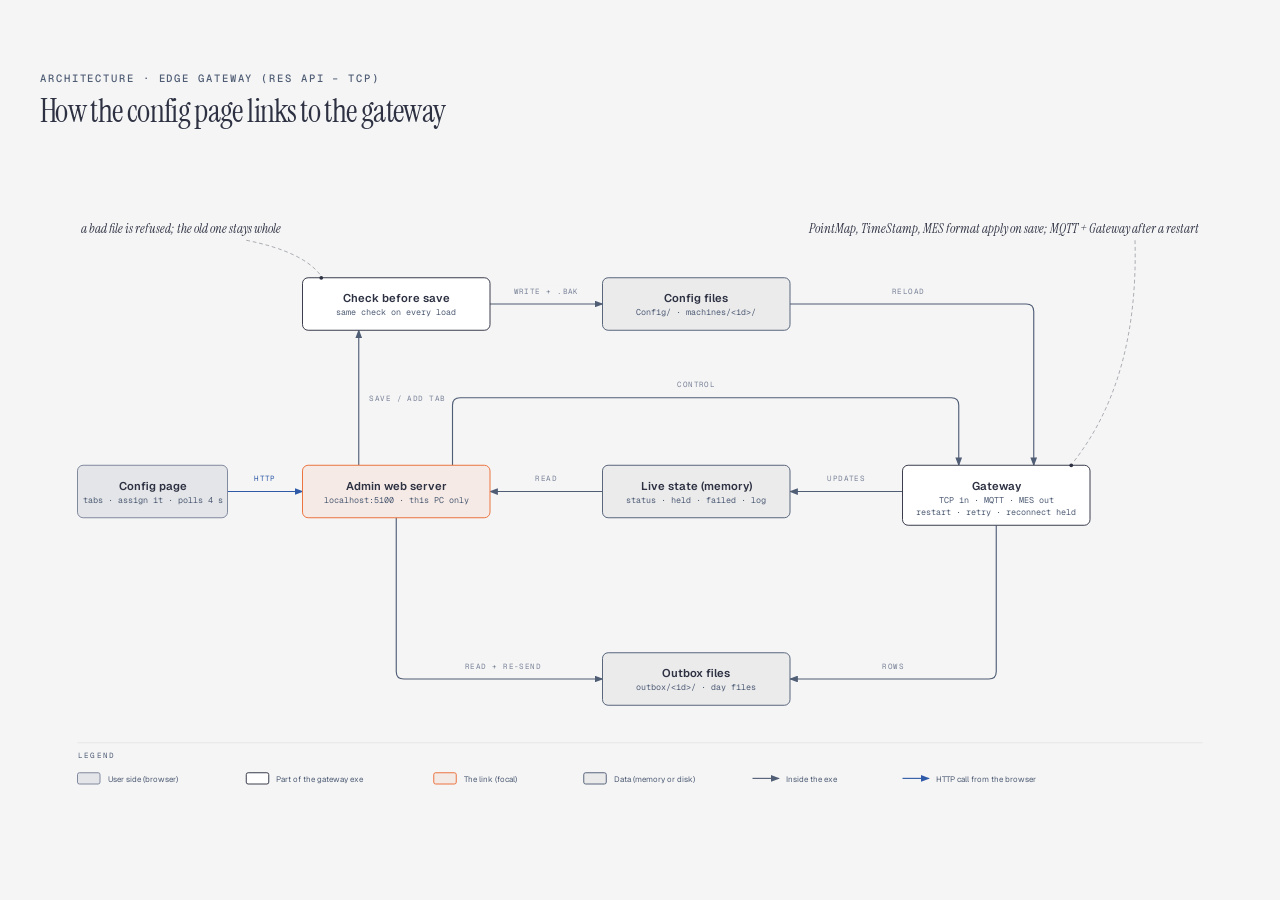
<file: docs/config-page-architecture.html>
<!DOCTYPE html>
<html lang="en">
<head>
  <meta charset="UTF-8">
  <meta name="viewport" content="width=device-width, initial-scale=1.0">
  <title>Config Page Architecture</title>
  <link href="https://fonts.googleapis.com/css2?family=Instrument+Serif:ital@0;1&family=Geist:wght@400;500;600&family=Geist+Mono:wght@400;500;600&family=Noto+Serif:ital@0;1&family=Noto+Sans+KR:wght@400;500;600&family=Noto+Serif+KR:wght@400&family=Noto+Sans+TC:wght@400;500;600&family=Noto+Serif+TC:wght@400&display=swap" rel="stylesheet">
  <style>
    *, *::before, *::after { box-sizing: border-box; margin: 0; padding: 0; }
    :root {
      --color-paper:   #f5f5f5;   /* white-smoke */
      --color-ink:     #2d3142;   /* jet-black */
      --color-muted:   #4f5d75;   /* blue-slate */
      --color-accent:  #eb6c36;   /* atomic-tangerine */
      --font-sans:     'Geist', system-ui, sans-serif;
      --font-serif:    'Instrument Serif', 'Noto Serif', 'Noto Serif KR', serif;
      --font-mono:     'Geist Mono', ui-monospace, monospace;
    }

    body {
      font-family: var(--font-sans);
      background: var(--color-paper);
      color: var(--color-ink);
      min-height: 100vh;
      display: flex;
      align-items: center;
      justify-content: center;
      padding: 3rem 2rem;
    }

    .frame { max-width: 1200px; width: 100%; }

    .eyebrow {
      font-family: var(--font-mono);
      font-size: 0.66rem;
      font-weight: 500;
      letter-spacing: 0.18em;
      text-transform: uppercase;
      color: var(--color-muted);
      margin-bottom: 0.5rem;
    }

    h1 {
      font-family: var(--font-serif);
      font-size: clamp(1.5rem, 2.4vw + 0.75rem, 2rem);
      font-weight: 400;
      letter-spacing: -0.02em;
      line-height: 1.15;
      color: var(--color-ink);
      margin-bottom: 1.5rem;
    }

    svg { width: 100%; min-width: 900px; display: block; }
  </style>
</head>
<body>
  <div class="frame">
    <p class="eyebrow">Architecture · Edge Gateway (RES API – TCP)</p>
    <h1>How the config page links to the gateway</h1>

    <svg viewBox="0 0 1280 720" xmlns="http://www.w3.org/2000/svg" role="img" aria-labelledby="config-page-architecture-title config-page-architecture-desc">
      <title id="config-page-architecture-title">How the config page links to the gateway</title>
      <desc id="config-page-architecture-desc">Architecture diagram showing the browser config page on the gateway PC calling the admin web server (this PC only, changes as JSON), which checks and saves the shared and per-machine config files (including extra tags assigned to MES fields, combined with +), registers machine tabs, restarts the gateway or reconnects held adapters, reads its live state, and reads the outbox files and re-sends or discards failed messages.</desc>
      <defs>
        <marker id="arrow" markerWidth="8" markerHeight="6" refX="7" refY="3" orient="auto"><polygon points="0 0, 8 3, 0 6" fill="#4f5d75"/></marker>
        <marker id="arrow-accent" markerWidth="8" markerHeight="6" refX="7" refY="3" orient="auto"><polygon points="0 0, 8 3, 0 6" fill="#eb6c36"/></marker>
        <marker id="arrow-link" markerWidth="8" markerHeight="6" refX="7" refY="3" orient="auto"><polygon points="0 0, 8 3, 0 6" fill="#2e5aa8"/></marker>
      </defs>

      <rect width="100%" height="100%" fill="#f5f5f5"/>

      <!-- ============ Arrows (drawn first, behind nodes) ============ -->
      <!-- 1. Config page -> Admin web server (HTTP) -->
      <line x1="200" y1="360" x2="280" y2="360" stroke="#2e5aa8" stroke-width="1.2" marker-end="url(#arrow-link)"/>
      <!-- 2. Admin -> Check before save (up) -->
      <line x1="340" y1="332" x2="340" y2="188" stroke="#4f5d75" stroke-width="1.2" marker-end="url(#arrow)"/>
      <!-- 3. Check before save -> Config files -->
      <line x1="480" y1="160" x2="600" y2="160" stroke="#4f5d75" stroke-width="1.2" marker-end="url(#arrow)"/>
      <!-- 4. Config files -> Gateway (reload; right then down, r=8) -->
      <path d="M 800 160 H 1052 Q 1060 160 1060 168 V 332" fill="none" stroke="#4f5d75" stroke-width="1.2" marker-end="url(#arrow)"/>
      <!-- 5. Admin -> Gateway (restart; up, right, down, r=8) -->
      <path d="M 440 332 V 268 Q 440 260 448 260 H 972 Q 980 260 980 268 V 332" fill="none" stroke="#4f5d75" stroke-width="1.2" marker-end="url(#arrow)"/>
      <!-- 6. Gateway -> Live state -->
      <line x1="920" y1="360" x2="800" y2="360" stroke="#4f5d75" stroke-width="1.2" marker-end="url(#arrow)"/>
      <!-- 7. Live state -> Admin -->
      <line x1="600" y1="360" x2="480" y2="360" stroke="#4f5d75" stroke-width="1.2" marker-end="url(#arrow)"/>
      <!-- 8. Gateway -> Outbox files (down, then left, r=8) -->
      <path d="M 1020 396 V 552 Q 1020 560 1012 560 H 800" fill="none" stroke="#4f5d75" stroke-width="1.2" marker-end="url(#arrow)"/>
      <!-- 9. Admin -> Outbox files (down, then right, r=8): read rows, re-send / discard failed -->
      <path d="M 380 388 V 552 Q 380 560 388 560 H 600" fill="none" stroke="#4f5d75" stroke-width="1.2" marker-end="url(#arrow)"/>

      <!-- ============ Arrow labels (mask 8px from the line) ============ -->
      <rect x="224" y="340" width="32" height="12" rx="2" fill="#f5f5f5"/>
      <text x="240" y="349" fill="#2e5aa8" font-size="8" font-family="'Geist Mono', monospace" text-anchor="middle" letter-spacing="0.06em">HTTP</text>

      <rect x="350" y="254" width="84" height="12" rx="2" fill="#f5f5f5"/>
      <text x="392" y="263" fill="#7a8399" font-size="8" font-family="'Geist Mono', monospace" text-anchor="middle" letter-spacing="0.06em">SAVE / ADD TAB</text>

      <rect x="506" y="140" width="68" height="12" rx="2" fill="#f5f5f5"/>
      <text x="540" y="149" fill="#7a8399" font-size="8" font-family="'Geist Mono', monospace" text-anchor="middle" letter-spacing="0.06em">WRITE + .BAK</text>

      <rect x="906" y="140" width="40" height="12" rx="2" fill="#f5f5f5"/>
      <text x="926" y="149" fill="#7a8399" font-size="8" font-family="'Geist Mono', monospace" text-anchor="middle" letter-spacing="0.06em">RELOAD</text>

      <rect x="678" y="240" width="44" height="12" rx="2" fill="#f5f5f5"/>
      <text x="700" y="249" fill="#7a8399" font-size="8" font-family="'Geist Mono', monospace" text-anchor="middle" letter-spacing="0.06em">CONTROL</text>

      <rect x="838" y="340" width="44" height="12" rx="2" fill="#f5f5f5"/>
      <text x="860" y="349" fill="#7a8399" font-size="8" font-family="'Geist Mono', monospace" text-anchor="middle" letter-spacing="0.06em">UPDATES</text>

      <rect x="526" y="340" width="28" height="12" rx="2" fill="#f5f5f5"/>
      <text x="540" y="349" fill="#7a8399" font-size="8" font-family="'Geist Mono', monospace" text-anchor="middle" letter-spacing="0.06em">READ</text>

      <rect x="894" y="540" width="32" height="12" rx="2" fill="#f5f5f5"/>
      <text x="910" y="549" fill="#7a8399" font-size="8" font-family="'Geist Mono', monospace" text-anchor="middle" letter-spacing="0.06em">ROWS</text>

      <rect x="452" y="540" width="84" height="12" rx="2" fill="#f5f5f5"/>
      <text x="494" y="549" fill="#7a8399" font-size="8" font-family="'Geist Mono', monospace" text-anchor="middle" letter-spacing="0.06em">READ + RE-SEND</text>

      <!-- ============ Nodes ============ -->
      <!-- Input: Config page (browser) -->
      <rect x="40" y="332" width="160" height="56" rx="6" fill="#f5f5f5"/>
      <rect x="40" y="332" width="160" height="56" rx="6" fill="rgba(79,93,117,0.10)" stroke="#7a8399" stroke-width="1"/>
      <text x="120" y="358" fill="#2d3142" font-size="12" font-weight="600" font-family="'Geist', sans-serif" text-anchor="middle">Config page</text>
      <text x="120" y="372" fill="#4f5d75" font-size="9" font-family="'Geist Mono', monospace" text-anchor="middle">tabs · assign it · polls 4 s</text>

      <!-- Focal: Admin web server -->
      <rect x="280" y="332" width="200" height="56" rx="6" fill="#f5f5f5"/>
      <rect x="280" y="332" width="200" height="56" rx="6" fill="rgba(235,108,54,0.08)" stroke="#eb6c36" stroke-width="1"/>
      <text x="380" y="358" fill="#2d3142" font-size="12" font-weight="600" font-family="'Geist', sans-serif" text-anchor="middle">Admin web server</text>
      <text x="380" y="372" fill="#4f5d75" font-size="9" font-family="'Geist Mono', monospace" text-anchor="middle">localhost:5100 · this PC only</text>

      <!-- Step: Check before save -->
      <rect x="280" y="132" width="200" height="56" rx="6" fill="#f5f5f5"/>
      <rect x="280" y="132" width="200" height="56" rx="6" fill="#ffffff" stroke="#2d3142" stroke-width="1"/>
      <text x="380" y="158" fill="#2d3142" font-size="12" font-weight="600" font-family="'Geist', sans-serif" text-anchor="middle">Check before save</text>
      <text x="380" y="172" fill="#4f5d75" font-size="9" font-family="'Geist Mono', monospace" text-anchor="middle">same check on every load</text>

      <!-- Store: Config files (disk) -->
      <rect x="600" y="132" width="200" height="56" rx="6" fill="#f5f5f5"/>
      <rect x="600" y="132" width="200" height="56" rx="6" fill="rgba(45,49,66,0.05)" stroke="#4f5d75" stroke-width="1"/>
      <text x="700" y="158" fill="#2d3142" font-size="12" font-weight="600" font-family="'Geist', sans-serif" text-anchor="middle">Config files</text>
      <text x="700" y="172" fill="#4f5d75" font-size="9" font-family="'Geist Mono', monospace" text-anchor="middle">Config/ · machines/&lt;id&gt;/</text>

      <!-- Store: Live state (memory) -->
      <rect x="600" y="332" width="200" height="56" rx="6" fill="#f5f5f5"/>
      <rect x="600" y="332" width="200" height="56" rx="6" fill="rgba(45,49,66,0.05)" stroke="#4f5d75" stroke-width="1"/>
      <text x="700" y="358" fill="#2d3142" font-size="12" font-weight="600" font-family="'Geist', sans-serif" text-anchor="middle">Live state (memory)</text>
      <text x="700" y="372" fill="#4f5d75" font-size="9" font-family="'Geist Mono', monospace" text-anchor="middle">status · held · failed · log</text>

      <!-- Store: Outbox files (disk) -->
      <rect x="600" y="532" width="200" height="56" rx="6" fill="#f5f5f5"/>
      <rect x="600" y="532" width="200" height="56" rx="6" fill="rgba(45,49,66,0.05)" stroke="#4f5d75" stroke-width="1"/>
      <text x="700" y="558" fill="#2d3142" font-size="12" font-weight="600" font-family="'Geist', sans-serif" text-anchor="middle">Outbox files</text>
      <text x="700" y="572" fill="#4f5d75" font-size="9" font-family="'Geist Mono', monospace" text-anchor="middle">outbox/&lt;id&gt;/ · day files</text>

      <!-- Backend: Gateway -->
      <rect x="920" y="332" width="200" height="64" rx="6" fill="#f5f5f5"/>
      <rect x="920" y="332" width="200" height="64" rx="6" fill="#ffffff" stroke="#2d3142" stroke-width="1"/>
      <text x="1020" y="358" fill="#2d3142" font-size="12" font-weight="600" font-family="'Geist', sans-serif" text-anchor="middle">Gateway</text>
      <text x="1020" y="372" fill="#4f5d75" font-size="9" font-family="'Geist Mono', monospace" text-anchor="middle">TCP in · MQTT · MES out</text>
      <text x="1020" y="385" fill="#4f5d75" font-size="9" font-family="'Geist Mono', monospace" text-anchor="middle">restart · retry · reconnect held</text>

      <!-- ============ Callouts (margin, drawn last) ============ -->
      <text x="44" y="84" fill="#2d3142" font-size="14" font-style="italic" font-family="'Instrument Serif', serif">a bad file is refused; the old one stays whole</text>
      <path d="M 220 92 Q 280 104 299 129" fill="none" stroke="rgba(45,49,66,0.40)" stroke-width="1" stroke-dasharray="4,3"/>
      <circle cx="300" cy="132" r="2" fill="#2d3142"/>

      <text x="1236" y="84" fill="#2d3142" font-size="14" font-style="italic" font-family="'Instrument Serif', serif" text-anchor="end">PointMap, TimeStamp, MES format apply on save; MQTT + Gateway after a restart</text>
      <path d="M 1168 92 Q 1172 240 1102 329" fill="none" stroke="rgba(45,49,66,0.40)" stroke-width="1" stroke-dasharray="4,3"/>
      <circle cx="1100" cy="332" r="2" fill="#2d3142"/>

      <!-- ============ Legend (bottom strip) ============ -->
      <line x1="40" y1="628" x2="1240" y2="628" stroke="rgba(45,49,66,0.10)" stroke-width="0.8"/>
      <text x="40" y="644" fill="#4f5d75" font-size="8" font-family="'Geist Mono', monospace" letter-spacing="0.18em">LEGEND</text>

      <rect x="40" y="660" width="24" height="12" rx="2" fill="rgba(79,93,117,0.10)" stroke="#7a8399" stroke-width="1"/>
      <text x="72" y="670" fill="#4f5d75" font-size="8.5" font-family="'Geist', sans-serif">User side (browser)</text>

      <rect x="220" y="660" width="24" height="12" rx="2" fill="#ffffff" stroke="#2d3142" stroke-width="1"/>
      <text x="252" y="670" fill="#4f5d75" font-size="8.5" font-family="'Geist', sans-serif">Part of the gateway exe</text>

      <rect x="420" y="660" width="24" height="12" rx="2" fill="rgba(235,108,54,0.08)" stroke="#eb6c36" stroke-width="1"/>
      <text x="452" y="670" fill="#4f5d75" font-size="8.5" font-family="'Geist', sans-serif">The link (focal)</text>

      <rect x="580" y="660" width="24" height="12" rx="2" fill="rgba(45,49,66,0.05)" stroke="#4f5d75" stroke-width="1"/>
      <text x="612" y="670" fill="#4f5d75" font-size="8.5" font-family="'Geist', sans-serif">Data (memory or disk)</text>

      <line x1="760" y1="666" x2="788" y2="666" stroke="#4f5d75" stroke-width="1.2" marker-end="url(#arrow)"/>
      <text x="796" y="670" fill="#4f5d75" font-size="8.5" font-family="'Geist', sans-serif">Inside the exe</text>

      <line x1="920" y1="666" x2="948" y2="666" stroke="#2e5aa8" stroke-width="1.2" marker-end="url(#arrow-link)"/>
      <text x="956" y="670" fill="#4f5d75" font-size="8.5" font-family="'Geist', sans-serif">HTTP call from the browser</text>
    </svg>
  </div>
</body>
</html>
</file>
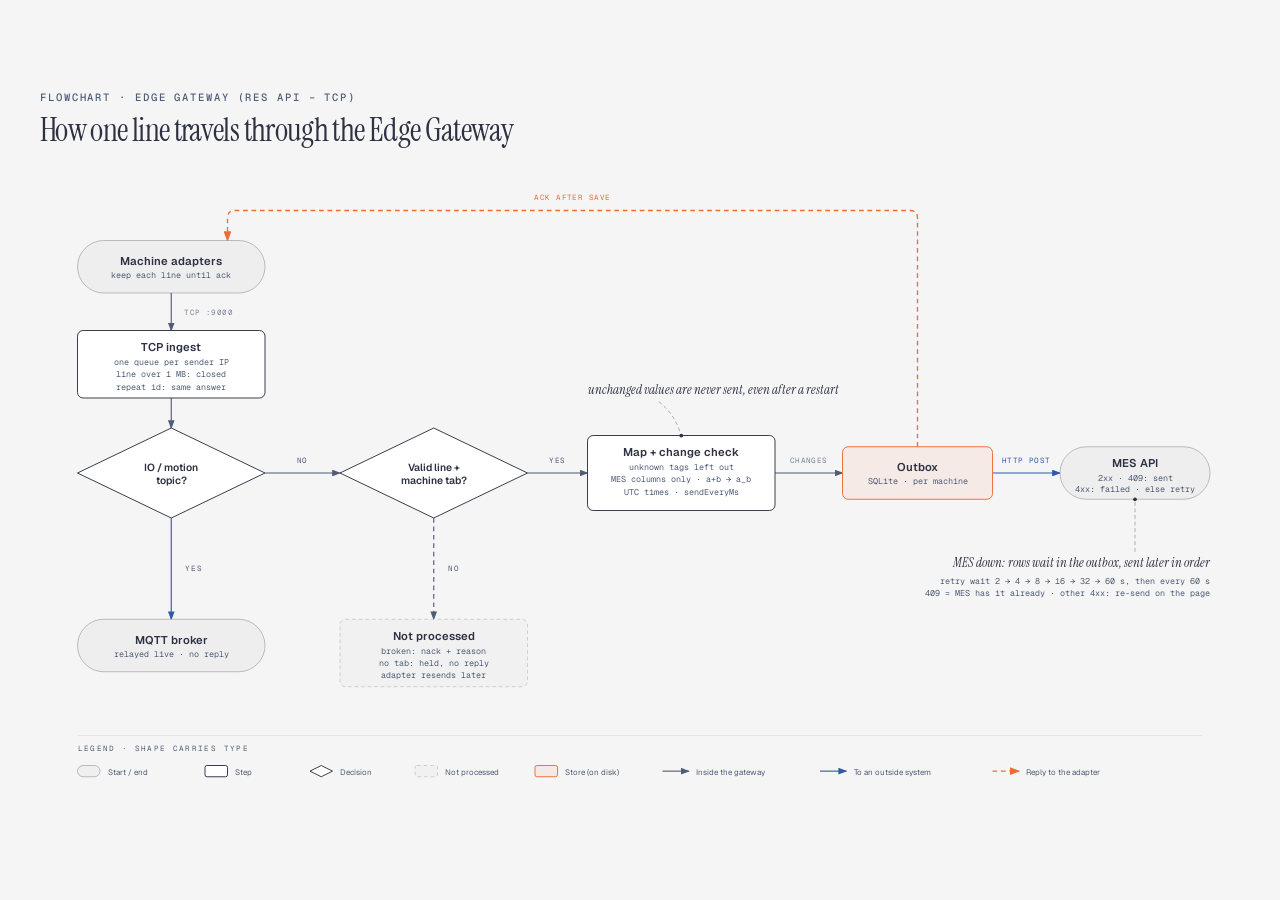
<file: docs/gateway-workflow.html>
<!DOCTYPE html>
<html lang="en">
<head>
  <meta charset="UTF-8">
  <meta name="viewport" content="width=device-width, initial-scale=1.0">
  <title>Edge Gateway Workflow</title>
  <link href="https://fonts.googleapis.com/css2?family=Instrument+Serif:ital@0;1&family=Geist:wght@400;500;600&family=Geist+Mono:wght@400;500;600&family=Noto+Serif:ital@0;1&display=swap" rel="stylesheet">
  <style>
    *, *::before, *::after { box-sizing: border-box; margin: 0; padding: 0; }
    :root {
      --color-paper:   #f5f5f5;   /* white-smoke */
      --color-ink:     #2d3142;   /* jet-black */
      --color-muted:   #4f5d75;   /* blue-slate */
      --color-accent:  #eb6c36;   /* atomic-tangerine */
      --font-sans:     'Geist', system-ui, sans-serif;
      --font-serif:    'Instrument Serif', 'Noto Serif', serif;
      --font-mono:     'Geist Mono', ui-monospace, monospace;
    }

    body {
      font-family: var(--font-sans);
      background: var(--color-paper);
      color: var(--color-ink);
      min-height: 100vh;
      display: flex;
      align-items: center;
      justify-content: center;
      padding: 3rem 2rem;
    }

    .frame { max-width: 1200px; width: 100%; }

    .eyebrow {
      font-family: var(--font-mono);
      font-size: 0.66rem;
      font-weight: 500;
      letter-spacing: 0.18em;
      text-transform: uppercase;
      color: var(--color-muted);
      margin-bottom: 0.5rem;
    }

    h1 {
      font-family: var(--font-serif);
      font-size: clamp(1.5rem, 2.4vw + 0.75rem, 2rem);
      font-weight: 400;
      letter-spacing: -0.02em;
      line-height: 1.15;
      color: var(--color-ink);
      margin-bottom: 1.5rem;
    }

    .diagram { overflow-x: auto; }
    svg { width: 100%; min-width: 900px; display: block; }
  </style>
</head>
<body>
  <div class="frame">
    <p class="eyebrow">Flowchart · Edge Gateway (RES API – TCP)</p>
    <h1>How one line travels through the Edge Gateway</h1>

    <div class="diagram">
    <svg viewBox="0 0 1280 680" xmlns="http://www.w3.org/2000/svg" role="img" aria-labelledby="gateway-workflow-title gateway-workflow-desc">
      <title id="gateway-workflow-title">How one line travels through the Edge Gateway</title>
      <desc id="gateway-workflow-desc">Flowchart showing each TCP line from a machine adapter either relayed to the MQTT broker when it is IO or motion, refused with a nack or held without a reply when it is broken or its machine has no tab, or mapped and checked for changes, saved to the outbox, acknowledged to the adapter, and posted to the MES API, where 2xx and 409 count as sent, other 4xx as failed, and anything else is retried.</desc>
      <defs>
        <marker id="arrow" markerWidth="8" markerHeight="6" refX="7" refY="3" orient="auto"><polygon points="0 0, 8 3, 0 6" fill="#4f5d75"/></marker>
        <marker id="arrow-accent" markerWidth="8" markerHeight="6" refX="7" refY="3" orient="auto"><polygon points="0 0, 8 3, 0 6" fill="#eb6c36"/></marker>
        <marker id="arrow-link" markerWidth="8" markerHeight="6" refX="7" refY="3" orient="auto"><polygon points="0 0, 8 3, 0 6" fill="#2e5aa8"/></marker>
      </defs>

      <rect width="100%" height="100%" fill="#f5f5f5"/>

      <!-- ============ Arrows (drawn first, behind nodes) ============ -->
      <!-- Machines -> TCP ingest -->
      <line x1="140" y1="128" x2="140" y2="168" stroke="#4f5d75" stroke-width="1.2" marker-end="url(#arrow)"/>
      <!-- TCP ingest -> IO/motion? -->
      <line x1="140" y1="240" x2="140" y2="272" stroke="#4f5d75" stroke-width="1.2" marker-end="url(#arrow)"/>
      <!-- IO/motion? YES -> MQTT broker -->
      <line x1="140" y1="368" x2="140" y2="476" stroke="#2e5aa8" stroke-width="1.2" marker-end="url(#arrow-link)"/>
      <!-- IO/motion? NO -> valid line + tab? -->
      <line x1="240" y1="320" x2="320" y2="320" stroke="#4f5d75" stroke-width="1.2" marker-end="url(#arrow)"/>
      <!-- valid line + tab? NO -> Not processed -->
      <line x1="420" y1="368" x2="420" y2="476" stroke="#4f5d75" stroke-width="1.2" stroke-dasharray="5,4" marker-end="url(#arrow)"/>
      <!-- valid line + tab? YES -> Map + change check -->
      <line x1="520" y1="320" x2="584" y2="320" stroke="#4f5d75" stroke-width="1.2" marker-end="url(#arrow)"/>
      <!-- Map + change check -> Outbox -->
      <line x1="784" y1="320" x2="856" y2="320" stroke="#4f5d75" stroke-width="1.2" marker-end="url(#arrow)"/>
      <!-- Outbox -> MES API -->
      <line x1="1016" y1="320" x2="1088" y2="320" stroke="#2e5aa8" stroke-width="1.2" marker-end="url(#arrow-link)"/>
      <!-- Outbox -> ack back to the machine (up, left, down; r=8 elbows) -->
      <path d="M 936 292 V 48 Q 936 40 928 40 H 208 Q 200 40 200 48 V 72" fill="none" stroke="#eb6c36" stroke-width="1.4" stroke-dasharray="5,4" marker-end="url(#arrow-accent)"/>

      <!-- ============ Arrow labels (mask, 6-10px gap) ============ -->
      <rect x="150" y="142" width="60" height="12" rx="2" fill="#f5f5f5"/>
      <text x="180" y="151" fill="#7a8399" font-size="8" font-family="'Geist Mono', monospace" text-anchor="middle" letter-spacing="0.06em">TCP :9000</text>

      <rect x="150" y="416" width="28" height="12" rx="2" fill="#f5f5f5"/>
      <text x="164" y="425" fill="#4f5d75" font-size="8" font-family="'Geist Mono', monospace" text-anchor="middle" letter-spacing="0.12em">YES</text>

      <rect x="268" y="300" width="24" height="12" rx="2" fill="#f5f5f5"/>
      <text x="280" y="309" fill="#4f5d75" font-size="8" font-family="'Geist Mono', monospace" text-anchor="middle" letter-spacing="0.12em">NO</text>

      <rect x="430" y="416" width="24" height="12" rx="2" fill="#f5f5f5"/>
      <text x="442" y="425" fill="#4f5d75" font-size="8" font-family="'Geist Mono', monospace" text-anchor="middle" letter-spacing="0.12em">NO</text>

      <rect x="538" y="300" width="28" height="12" rx="2" fill="#f5f5f5"/>
      <text x="552" y="309" fill="#4f5d75" font-size="8" font-family="'Geist Mono', monospace" text-anchor="middle" letter-spacing="0.12em">YES</text>

      <rect x="792" y="300" width="56" height="12" rx="2" fill="#f5f5f5"/>
      <text x="820" y="309" fill="#7a8399" font-size="8" font-family="'Geist Mono', monospace" text-anchor="middle" letter-spacing="0.06em">CHANGES</text>

      <rect x="1024" y="300" width="56" height="12" rx="2" fill="#f5f5f5"/>
      <text x="1052" y="309" fill="#2e5aa8" font-size="8" font-family="'Geist Mono', monospace" text-anchor="middle" letter-spacing="0.06em">HTTP POST</text>

      <rect x="520" y="20" width="96" height="12" rx="2" fill="#f5f5f5"/>
      <text x="568" y="29" fill="#eb6c36" font-size="8" font-family="'Geist Mono', monospace" text-anchor="middle" letter-spacing="0.06em">ACK AFTER SAVE</text>

      <!-- ============ Nodes ============ -->
      <!-- Start: Machines (oval) -->
      <rect x="40" y="72" width="200" height="56" rx="28" fill="#f5f5f5"/>
      <rect x="40" y="72" width="200" height="56" rx="28" fill="rgba(45,49,66,0.03)" stroke="rgba(45,49,66,0.30)" stroke-width="1"/>
      <text x="140" y="98" fill="#2d3142" font-size="12" font-weight="600" font-family="'Geist', sans-serif" text-anchor="middle">Machine adapters</text>
      <text x="140" y="112" fill="#4f5d75" font-size="9" font-family="'Geist Mono', monospace" text-anchor="middle">keep each line until ack</text>

      <!-- Step: TCP ingest -->
      <rect x="40" y="168" width="200" height="72" rx="6" fill="#f5f5f5"/>
      <rect x="40" y="168" width="200" height="72" rx="6" fill="#ffffff" stroke="#2d3142" stroke-width="1"/>
      <text x="140" y="190" fill="#2d3142" font-size="12" font-weight="600" font-family="'Geist', sans-serif" text-anchor="middle">TCP ingest</text>
      <text x="140" y="205" fill="#4f5d75" font-size="9" font-family="'Geist Mono', monospace" text-anchor="middle">one queue per sender IP</text>
      <text x="140" y="218" fill="#4f5d75" font-size="9" font-family="'Geist Mono', monospace" text-anchor="middle">line over 1 MB: closed</text>
      <text x="140" y="231" fill="#4f5d75" font-size="9" font-family="'Geist Mono', monospace" text-anchor="middle">repeat id: same answer</text>

      <!-- Decision: IO / motion? -->
      <polygon points="140,272 240,320 140,368 40,320" fill="#f5f5f5"/>
      <polygon points="140,272 240,320 140,368 40,320" fill="#ffffff" stroke="#2d3142" stroke-width="1"/>
      <text x="140" y="318" fill="#2d3142" font-size="11" font-weight="600" font-family="'Geist', sans-serif" text-anchor="middle">IO / motion</text>
      <text x="140" y="332" fill="#2d3142" font-size="11" font-weight="600" font-family="'Geist', sans-serif" text-anchor="middle">topic?</text>

      <!-- Decision: valid line + machine tab? -->
      <polygon points="420,272 520,320 420,368 320,320" fill="#f5f5f5"/>
      <polygon points="420,272 520,320 420,368 320,320" fill="#ffffff" stroke="#2d3142" stroke-width="1"/>
      <text x="420" y="318" fill="#2d3142" font-size="11" font-weight="600" font-family="'Geist', sans-serif" text-anchor="middle">Valid line +</text>
      <text x="420" y="332" fill="#2d3142" font-size="11" font-weight="600" font-family="'Geist', sans-serif" text-anchor="middle">machine tab?</text>

      <!-- Step: Map + change check -->
      <rect x="584" y="280" width="200" height="80" rx="6" fill="#f5f5f5"/>
      <rect x="584" y="280" width="200" height="80" rx="6" fill="#ffffff" stroke="#2d3142" stroke-width="1"/>
      <text x="684" y="302" fill="#2d3142" font-size="12" font-weight="600" font-family="'Geist', sans-serif" text-anchor="middle">Map + change check</text>
      <text x="684" y="317" fill="#4f5d75" font-size="9" font-family="'Geist Mono', monospace" text-anchor="middle">unknown tags left out</text>
      <text x="684" y="330" fill="#4f5d75" font-size="9" font-family="'Geist Mono', monospace" text-anchor="middle">MES columns only · a+b → a_b</text>
      <text x="684" y="343" fill="#4f5d75" font-size="9" font-family="'Geist Mono', monospace" text-anchor="middle">UTC times · sendEveryMs</text>

      <!-- Focal store: Outbox -->
      <rect x="856" y="292" width="160" height="56" rx="6" fill="#f5f5f5"/>
      <rect x="856" y="292" width="160" height="56" rx="6" fill="rgba(235,108,54,0.08)" stroke="#eb6c36" stroke-width="1"/>
      <text x="936" y="318" fill="#2d3142" font-size="12" font-weight="600" font-family="'Geist', sans-serif" text-anchor="middle">Outbox</text>
      <text x="936" y="332" fill="#4f5d75" font-size="9" font-family="'Geist Mono', monospace" text-anchor="middle">SQLite · per machine</text>

      <!-- End: MES API (oval, external) -->
      <rect x="1088" y="292" width="160" height="56" rx="28" fill="#f5f5f5"/>
      <rect x="1088" y="292" width="160" height="56" rx="28" fill="rgba(45,49,66,0.03)" stroke="rgba(45,49,66,0.30)" stroke-width="1"/>
      <text x="1168" y="314" fill="#2d3142" font-size="12" font-weight="600" font-family="'Geist', sans-serif" text-anchor="middle">MES API</text>
      <text x="1168" y="328" fill="#4f5d75" font-size="9" font-family="'Geist Mono', monospace" text-anchor="middle">2xx · 409: sent</text>
      <text x="1168" y="340" fill="#4f5d75" font-size="9" font-family="'Geist Mono', monospace" text-anchor="middle">4xx: failed · else retry</text>

      <!-- End: MQTT broker (oval, external) -->
      <rect x="40" y="476" width="200" height="56" rx="28" fill="#f5f5f5"/>
      <rect x="40" y="476" width="200" height="56" rx="28" fill="rgba(45,49,66,0.03)" stroke="rgba(45,49,66,0.30)" stroke-width="1"/>
      <text x="140" y="502" fill="#2d3142" font-size="12" font-weight="600" font-family="'Geist', sans-serif" text-anchor="middle">MQTT broker</text>
      <text x="140" y="516" fill="#4f5d75" font-size="9" font-family="'Geist Mono', monospace" text-anchor="middle">relayed live · no reply</text>

      <!-- Not processed (waiting / refused) -->
      <rect x="320" y="476" width="200" height="72" rx="6" fill="#f5f5f5"/>
      <rect x="320" y="476" width="200" height="72" rx="6" fill="rgba(45,49,66,0.02)" stroke="rgba(45,49,66,0.20)" stroke-width="1" stroke-dasharray="4,3"/>
      <text x="420" y="498" fill="#2d3142" font-size="12" font-weight="600" font-family="'Geist', sans-serif" text-anchor="middle">Not processed</text>
      <text x="420" y="513" fill="#4f5d75" font-size="9" font-family="'Geist Mono', monospace" text-anchor="middle">broken: nack + reason</text>
      <text x="420" y="526" fill="#4f5d75" font-size="9" font-family="'Geist Mono', monospace" text-anchor="middle">no tab: held, no reply</text>
      <text x="420" y="539" fill="#4f5d75" font-size="9" font-family="'Geist Mono', monospace" text-anchor="middle">adapter resends later</text>

      <!-- ============ Callouts ============ -->
      <text x="584" y="236" fill="#2d3142" font-size="14" font-style="italic" font-family="'Instrument Serif', serif">unchanged values are never sent, even after a restart</text>
      <path d="M 660 244 Q 676 256 683 277" fill="none" stroke="rgba(45,49,66,0.40)" stroke-width="1" stroke-dasharray="4,3"/>
      <circle cx="684" cy="280" r="2" fill="#2d3142"/>

      <text x="1248" y="420" fill="#2d3142" font-size="14" font-style="italic" font-family="'Instrument Serif', serif" text-anchor="end">MES down: rows wait in the outbox, sent later in order</text>
      <text x="1248" y="438" fill="#4f5d75" font-size="9" font-family="'Geist Mono', monospace" text-anchor="end">retry wait 2 → 4 → 8 → 16 → 32 → 60 s, then every 60 s</text>
      <text x="1248" y="451" fill="#4f5d75" font-size="9" font-family="'Geist Mono', monospace" text-anchor="end">409 = MES has it already · other 4xx: re-send on the page</text>
      <path d="M 1168 404 Q 1168 376 1168 351" fill="none" stroke="rgba(45,49,66,0.40)" stroke-width="1" stroke-dasharray="4,3"/>
      <circle cx="1168" cy="348" r="2" fill="#2d3142"/>

      <!-- ============ Legend (bottom strip) ============ -->
      <line x1="40" y1="600" x2="1240" y2="600" stroke="rgba(45,49,66,0.10)" stroke-width="0.8"/>
      <text x="40" y="616" fill="#4f5d75" font-size="8" font-family="'Geist Mono', monospace" letter-spacing="0.18em">LEGEND · SHAPE CARRIES TYPE</text>

      <rect x="40" y="632" width="24" height="12" rx="6" fill="rgba(45,49,66,0.03)" stroke="rgba(45,49,66,0.30)" stroke-width="1"/>
      <text x="72" y="642" fill="#4f5d75" font-size="8.5" font-family="'Geist', sans-serif">Start / end</text>

      <rect x="176" y="632" width="24" height="12" rx="2" fill="#ffffff" stroke="#2d3142" stroke-width="1"/>
      <text x="208" y="642" fill="#4f5d75" font-size="8.5" font-family="'Geist', sans-serif">Step</text>

      <polygon points="288,638 300,632 312,638 300,644" fill="#ffffff" stroke="#2d3142" stroke-width="1"/>
      <text x="320" y="642" fill="#4f5d75" font-size="8.5" font-family="'Geist', sans-serif">Decision</text>

      <rect x="400" y="632" width="24" height="12" rx="2" fill="rgba(45,49,66,0.02)" stroke="rgba(45,49,66,0.20)" stroke-width="1" stroke-dasharray="4,3"/>
      <text x="432" y="642" fill="#4f5d75" font-size="8.5" font-family="'Geist', sans-serif">Not processed</text>

      <rect x="528" y="632" width="24" height="12" rx="2" fill="rgba(235,108,54,0.08)" stroke="#eb6c36" stroke-width="1"/>
      <text x="560" y="642" fill="#4f5d75" font-size="8.5" font-family="'Geist', sans-serif">Store (on disk)</text>

      <line x1="664" y1="638" x2="692" y2="638" stroke="#4f5d75" stroke-width="1.2" marker-end="url(#arrow)"/>
      <text x="700" y="642" fill="#4f5d75" font-size="8.5" font-family="'Geist', sans-serif">Inside the gateway</text>

      <line x1="832" y1="638" x2="860" y2="638" stroke="#2e5aa8" stroke-width="1.2" marker-end="url(#arrow-link)"/>
      <text x="868" y="642" fill="#4f5d75" font-size="8.5" font-family="'Geist', sans-serif">To an outside system</text>

      <line x1="1016" y1="638" x2="1044" y2="638" stroke="#eb6c36" stroke-width="1.4" stroke-dasharray="5,4" marker-end="url(#arrow-accent)"/>
      <text x="1052" y="642" fill="#4f5d75" font-size="8.5" font-family="'Geist', sans-serif">Reply to the adapter</text>
    </svg>
    </div>
  </div>
</body>
</html>
</file>
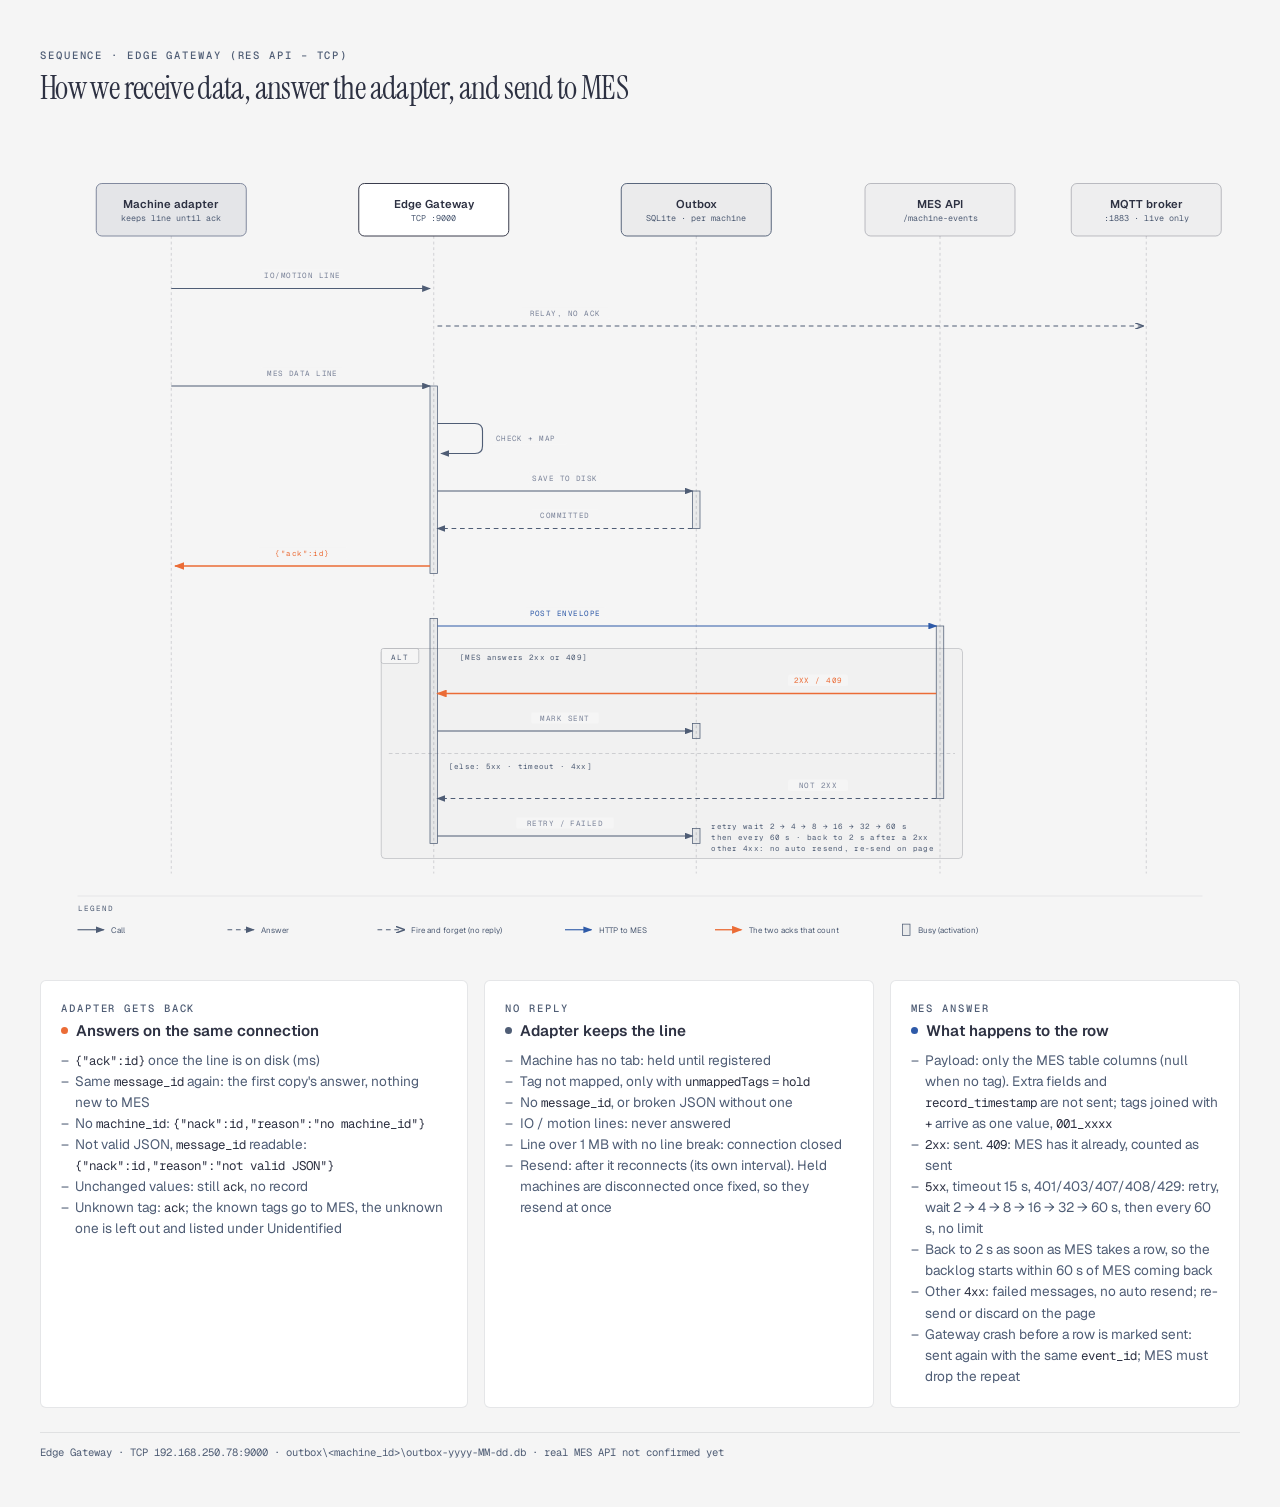
<file: docs/receive-and-send.html>
<!DOCTYPE html>
<html lang="en">
<head>
  <meta charset="UTF-8">
  <meta name="viewport" content="width=device-width, initial-scale=1.0">
  <title>Receive and Send</title>
  <link href="https://fonts.googleapis.com/css2?family=Instrument+Serif:ital@0;1&family=Geist:wght@400;500;600&family=Geist+Mono:wght@400;500;600&family=Noto+Serif:ital@0;1&display=swap" rel="stylesheet">
  <style>
    *, *::before, *::after { box-sizing: border-box; margin: 0; padding: 0; }
    :root {
      --color-paper:   #f5f5f5;
      --color-ink:     #2d3142;
      --color-muted:   #4f5d75;
      --color-accent:  #eb6c36;
      --color-link:    #2e5aa8;
      --font-sans:     'Geist', system-ui, sans-serif;
      --font-serif:    'Instrument Serif', 'Noto Serif', serif;
      --font-mono:     'Geist Mono', ui-monospace, monospace;
    }
    body { font-family: var(--font-sans); background: var(--color-paper); color: var(--color-ink); padding: 3rem 2rem; }
    .frame { max-width: 1200px; margin: 0 auto; }
    .eyebrow { font-family: var(--font-mono); font-size: 0.66rem; font-weight: 500; letter-spacing: 0.18em; text-transform: uppercase; color: var(--color-muted); margin-bottom: 0.5rem; }
    h1 { font-family: var(--font-serif); font-size: clamp(1.5rem, 2.4vw + 0.75rem, 2rem); font-weight: 400; letter-spacing: -0.02em; line-height: 1.15; margin-bottom: 1.5rem; }
    .diagram { overflow-x: auto; }
    svg { width: 100%; min-width: 900px; display: block; }
    .cards { display: grid; grid-template-columns: 1.1fr 1fr 0.9fr; gap: 1rem; margin-top: 1.5rem; }
    .card { background: #ffffff; border: 1px solid rgba(45,49,66,0.12); border-radius: 6px; padding: 1.25rem; }
    .card .eyebrow { margin-bottom: 0.4rem; }
    .card-header { display: flex; align-items: center; gap: 0.5rem; margin-bottom: 0.6rem; }
    .card-header h3 { font-size: 0.95rem; font-weight: 600; }
    .card-dot { width: 7px; height: 7px; border-radius: 50%; flex: none; }
    .card-dot.coral { background: var(--color-accent); }
    .card-dot.muted { background: var(--color-muted); }
    .card-dot.link { background: var(--color-link); }
    .card ul { list-style: none; font-size: 0.85rem; line-height: 1.55; color: var(--color-muted); }
    .card li { padding-left: 0.9rem; position: relative; }
    .card li::before { content: '–'; position: absolute; left: 0; }
    .card code { font-family: var(--font-mono); font-size: 0.78rem; color: var(--color-ink); }
    footer { margin-top: 1.5rem; padding-top: 0.75rem; border-top: 1px solid rgba(45,49,66,0.10); font-family: var(--font-mono); font-size: 0.66rem; color: var(--color-muted); }
    @media (max-width: 760px) { .cards { grid-template-columns: 1fr; } }
  </style>
</head>
<body>
  <div class="frame">
    <p class="eyebrow">Sequence · Edge Gateway (RES API – TCP)</p>
    <h1>How we receive data, answer the adapter, and send to MES</h1>

    <div class="diagram">
    <svg viewBox="0 0 1280 880" xmlns="http://www.w3.org/2000/svg" role="img" aria-labelledby="receive-and-send-title receive-and-send-desc">
      <title id="receive-and-send-title">How we receive data, answer the adapter, and send to MES</title>
      <desc id="receive-and-send-desc">Sequence diagram showing the adapter sending lines to the gateway: IO and motion lines are relayed to the MQTT broker without a reply, MES lines are checked, saved to the outbox and only then acknowledged to the adapter, and the outbox rows are posted to MES, marked sent on a 2xx or 409 answer, otherwise retried or moved to failed messages.</desc>
      <defs>
        <marker id="arrow" markerWidth="8" markerHeight="6" refX="7" refY="3" orient="auto"><polygon points="0 0, 8 3, 0 6" fill="#4f5d75"/></marker>
        <marker id="arrow-accent" markerWidth="8" markerHeight="6" refX="7" refY="3" orient="auto"><polygon points="0 0, 8 3, 0 6" fill="#eb6c36"/></marker>
        <marker id="arrow-link" markerWidth="8" markerHeight="6" refX="7" refY="3" orient="auto"><polygon points="0 0, 8 3, 0 6" fill="#2e5aa8"/></marker>
        <marker id="arrow-open" markerWidth="8" markerHeight="6" refX="7" refY="3" orient="auto"><polyline points="0 0, 8 3, 0 6" fill="none" stroke="#4f5d75" stroke-width="1.2"/></marker>
      </defs>

      <rect width="100%" height="100%" fill="#f5f5f5"/>

      <!-- ============ Lifelines ============ -->
      <line x1="140" y1="112" x2="140" y2="792" stroke="rgba(45,49,66,0.20)" stroke-width="1" stroke-dasharray="3,3"/>
      <line x1="420" y1="112" x2="420" y2="792" stroke="rgba(45,49,66,0.20)" stroke-width="1" stroke-dasharray="3,3"/>
      <line x1="700" y1="112" x2="700" y2="792" stroke="rgba(45,49,66,0.20)" stroke-width="1" stroke-dasharray="3,3"/>
      <line x1="960" y1="112" x2="960" y2="792" stroke="rgba(45,49,66,0.20)" stroke-width="1" stroke-dasharray="3,3"/>
      <line x1="1180" y1="112" x2="1180" y2="792" stroke="rgba(45,49,66,0.20)" stroke-width="1" stroke-dasharray="3,3"/>

      <!-- ============ ALT frame (MES answer) ============ -->
      <rect x="364" y="552" width="620" height="224" rx="4" fill="rgba(45,49,66,0.02)" stroke="rgba(45,49,66,0.22)" stroke-width="1"/>
      <rect x="364" y="552" width="40" height="16" rx="2" fill="#f5f5f5" stroke="rgba(45,49,66,0.22)" stroke-width="1"/>
      <text x="384" y="564" fill="#4f5d75" font-size="8" font-family="'Geist Mono', monospace" text-anchor="middle" letter-spacing="0.12em">ALT</text>
      <text x="448" y="564" fill="#4f5d75" font-size="8" font-family="'Geist Mono', monospace" letter-spacing="0.04em">[MES answers 2xx or 409]</text>
      <line x1="372" y1="664" x2="976" y2="664" stroke="rgba(45,49,66,0.20)" stroke-width="1" stroke-dasharray="4,3"/>
      <text x="436" y="680" fill="#4f5d75" font-size="8" font-family="'Geist Mono', monospace" letter-spacing="0.04em">[else: 5xx · timeout · 4xx]</text>

      <!-- ============ Activation bars ============ -->
      <rect x="416" y="272" width="8" height="200" fill="rgba(45,49,66,0.06)" stroke="#4f5d75" stroke-width="0.8"/>
      <rect x="696" y="384" width="8" height="40" fill="rgba(45,49,66,0.06)" stroke="#4f5d75" stroke-width="0.8"/>
      <rect x="416" y="520" width="8" height="240" fill="rgba(45,49,66,0.06)" stroke="#4f5d75" stroke-width="0.8"/>
      <rect x="956" y="528" width="8" height="184" fill="rgba(45,49,66,0.06)" stroke="#4f5d75" stroke-width="0.8"/>
      <rect x="696" y="632" width="8" height="16" fill="rgba(45,49,66,0.06)" stroke="#4f5d75" stroke-width="0.8"/>
      <rect x="696" y="744" width="8" height="16" fill="rgba(45,49,66,0.06)" stroke="#4f5d75" stroke-width="0.8"/>

      <!-- ============ Messages (drawn before actor boxes) ============ -->
      <!-- 1 IO / motion line -->
      <line x1="140" y1="168" x2="416" y2="168" stroke="#4f5d75" stroke-width="1.2" marker-end="url(#arrow)"/>
      <!-- 2 relay to broker, fire-and-forget -->
      <line x1="424" y1="208" x2="1176" y2="208" stroke="#4f5d75" stroke-width="1.2" stroke-dasharray="5,4" marker-end="url(#arrow-open)"/>
      <!-- 3 MES data line -->
      <line x1="140" y1="272" x2="416" y2="272" stroke="#4f5d75" stroke-width="1.2" marker-end="url(#arrow)"/>
      <!-- 4 self: check + map -->
      <path d="M 424 312 H 464 Q 472 312 472 320 V 336 Q 472 344 464 344 H 428" fill="none" stroke="#4f5d75" stroke-width="1.2" marker-end="url(#arrow)"/>
      <!-- 5 save -->
      <line x1="424" y1="384" x2="696" y2="384" stroke="#4f5d75" stroke-width="1.2" marker-end="url(#arrow)"/>
      <!-- 6 committed (return) -->
      <line x1="696" y1="424" x2="424" y2="424" stroke="#4f5d75" stroke-width="1.2" stroke-dasharray="5,4" marker-end="url(#arrow)"/>
      <!-- 7 ack (headline) -->
      <line x1="416" y1="464" x2="144" y2="464" stroke="#eb6c36" stroke-width="1.4" marker-end="url(#arrow-accent)"/>
      <!-- 8 POST envelope -->
      <line x1="424" y1="528" x2="956" y2="528" stroke="#2e5aa8" stroke-width="1.2" marker-end="url(#arrow-link)"/>
      <!-- 9 2xx (headline success) -->
      <line x1="956" y1="600" x2="424" y2="600" stroke="#eb6c36" stroke-width="1.4" marker-end="url(#arrow-accent)"/>
      <!-- 10 mark sent -->
      <line x1="424" y1="640" x2="696" y2="640" stroke="#4f5d75" stroke-width="1.2" marker-end="url(#arrow)"/>
      <!-- 11 not 2xx (return) -->
      <line x1="956" y1="712" x2="424" y2="712" stroke="#4f5d75" stroke-width="1.2" stroke-dasharray="5,4" marker-end="url(#arrow)"/>
      <!-- 12 retry later / failed -->
      <line x1="424" y1="752" x2="696" y2="752" stroke="#4f5d75" stroke-width="1.2" marker-end="url(#arrow)"/>

      <!-- ============ Message labels (mask, 8px gap above the line) ============ -->
      <rect x="236" y="148" width="88" height="12" rx="2" fill="#f5f5f5"/>
      <text x="280" y="157" fill="#7a8399" font-size="8" font-family="'Geist Mono', monospace" text-anchor="middle" letter-spacing="0.06em">IO/MOTION LINE</text>

      <rect x="512" y="188" width="96" height="12" rx="2" fill="#f5f5f5"/>
      <text x="560" y="197" fill="#7a8399" font-size="8" font-family="'Geist Mono', monospace" text-anchor="middle" letter-spacing="0.06em">RELAY, NO ACK</text>

      <rect x="236" y="252" width="88" height="12" rx="2" fill="#f5f5f5"/>
      <text x="280" y="261" fill="#7a8399" font-size="8" font-family="'Geist Mono', monospace" text-anchor="middle" letter-spacing="0.06em">MES DATA LINE</text>

      <rect x="482" y="322" width="80" height="12" rx="2" fill="#f5f5f5"/>
      <text x="486" y="331" fill="#7a8399" font-size="8" font-family="'Geist Mono', monospace" letter-spacing="0.06em">CHECK + MAP</text>

      <rect x="520" y="364" width="80" height="12" rx="2" fill="#f5f5f5"/>
      <text x="560" y="373" fill="#7a8399" font-size="8" font-family="'Geist Mono', monospace" text-anchor="middle" letter-spacing="0.06em">SAVE TO DISK</text>

      <rect x="524" y="404" width="72" height="12" rx="2" fill="#f5f5f5"/>
      <text x="560" y="413" fill="#7a8399" font-size="8" font-family="'Geist Mono', monospace" text-anchor="middle" letter-spacing="0.06em">COMMITTED</text>

      <rect x="232" y="444" width="96" height="12" rx="2" fill="#f5f5f5"/>
      <text x="280" y="453" fill="#eb6c36" font-size="8" font-family="'Geist Mono', monospace" text-anchor="middle" letter-spacing="0.06em">{"ack":id}</text>

      <rect x="516" y="508" width="88" height="12" rx="2" fill="#f5f5f5"/>
      <text x="560" y="517" fill="#2e5aa8" font-size="8" font-family="'Geist Mono', monospace" text-anchor="middle" letter-spacing="0.06em">POST ENVELOPE</text>

      <rect x="798" y="580" width="64" height="12" rx="2" fill="#f5f5f5"/>
      <text x="830" y="589" fill="#eb6c36" font-size="8" font-family="'Geist Mono', monospace" text-anchor="middle" letter-spacing="0.06em">2XX / 409</text>

      <rect x="524" y="620" width="72" height="12" rx="2" fill="#f5f5f5"/>
      <text x="560" y="629" fill="#7a8399" font-size="8" font-family="'Geist Mono', monospace" text-anchor="middle" letter-spacing="0.06em">MARK SENT</text>

      <rect x="798" y="692" width="64" height="12" rx="2" fill="#f5f5f5"/>
      <text x="830" y="701" fill="#7a8399" font-size="8" font-family="'Geist Mono', monospace" text-anchor="middle" letter-spacing="0.06em">NOT 2XX</text>

      <rect x="508" y="732" width="104" height="12" rx="2" fill="#f5f5f5"/>
      <text x="560" y="741" fill="#7a8399" font-size="8" font-family="'Geist Mono', monospace" text-anchor="middle" letter-spacing="0.06em">RETRY / FAILED</text>

      <!-- Resend timing for the else branch (right of the outbox bar, inside the frame) -->
      <text x="716" y="744" fill="#4f5d75" font-size="8" font-family="'Geist Mono', monospace" letter-spacing="0.04em">retry wait 2 → 4 → 8 → 16 → 32 → 60 s</text>
      <text x="716" y="756" fill="#4f5d75" font-size="8" font-family="'Geist Mono', monospace" letter-spacing="0.04em">then every 60 s · back to 2 s after a 2xx</text>
      <text x="716" y="768" fill="#4f5d75" font-size="8" font-family="'Geist Mono', monospace" letter-spacing="0.04em">other 4xx: no auto resend, re-send on page</text>

      <!-- ============ Actors ============ -->
      <!-- Adapter (input) -->
      <rect x="60" y="56" width="160" height="56" rx="6" fill="#f5f5f5"/>
      <rect x="60" y="56" width="160" height="56" rx="6" fill="rgba(79,93,117,0.10)" stroke="#7a8399" stroke-width="1"/>
      <text x="140" y="82" fill="#2d3142" font-size="12" font-weight="600" font-family="'Geist', sans-serif" text-anchor="middle">Machine adapter</text>
      <text x="140" y="96" fill="#4f5d75" font-size="9" font-family="'Geist Mono', monospace" text-anchor="middle">keeps line until ack</text>

      <!-- Gateway -->
      <rect x="340" y="56" width="160" height="56" rx="6" fill="#f5f5f5"/>
      <rect x="340" y="56" width="160" height="56" rx="6" fill="#ffffff" stroke="#2d3142" stroke-width="1"/>
      <text x="420" y="82" fill="#2d3142" font-size="12" font-weight="600" font-family="'Geist', sans-serif" text-anchor="middle">Edge Gateway</text>
      <text x="420" y="96" fill="#4f5d75" font-size="9" font-family="'Geist Mono', monospace" text-anchor="middle">TCP :9000</text>

      <!-- Outbox (store, focal) -->
      <rect x="620" y="56" width="160" height="56" rx="6" fill="#f5f5f5"/>
      <rect x="620" y="56" width="160" height="56" rx="6" fill="rgba(45,49,66,0.05)" stroke="#4f5d75" stroke-width="1"/>
      <text x="700" y="82" fill="#2d3142" font-size="12" font-weight="600" font-family="'Geist', sans-serif" text-anchor="middle">Outbox</text>
      <text x="700" y="96" fill="#4f5d75" font-size="9" font-family="'Geist Mono', monospace" text-anchor="middle">SQLite · per machine</text>

      <!-- MES (external) -->
      <rect x="880" y="56" width="160" height="56" rx="6" fill="#f5f5f5"/>
      <rect x="880" y="56" width="160" height="56" rx="6" fill="rgba(45,49,66,0.03)" stroke="rgba(45,49,66,0.30)" stroke-width="1"/>
      <text x="960" y="82" fill="#2d3142" font-size="12" font-weight="600" font-family="'Geist', sans-serif" text-anchor="middle">MES API</text>
      <text x="960" y="96" fill="#4f5d75" font-size="9" font-family="'Geist Mono', monospace" text-anchor="middle">/machine-events</text>

      <!-- MQTT broker (external) -->
      <rect x="1100" y="56" width="160" height="56" rx="6" fill="#f5f5f5"/>
      <rect x="1100" y="56" width="160" height="56" rx="6" fill="rgba(45,49,66,0.03)" stroke="rgba(45,49,66,0.30)" stroke-width="1"/>
      <text x="1180" y="82" fill="#2d3142" font-size="12" font-weight="600" font-family="'Geist', sans-serif" text-anchor="middle">MQTT broker</text>
      <text x="1180" y="96" fill="#4f5d75" font-size="9" font-family="'Geist Mono', monospace" text-anchor="middle">:1883 · live only</text>

      <!-- ============ Legend (bottom strip) ============ -->
      <line x1="40" y1="816" x2="1240" y2="816" stroke="rgba(45,49,66,0.10)" stroke-width="0.8"/>
      <text x="40" y="832" fill="#4f5d75" font-size="8" font-family="'Geist Mono', monospace" letter-spacing="0.14em">LEGEND</text>

      <line x1="40" y1="852" x2="68" y2="852" stroke="#4f5d75" stroke-width="1.2" marker-end="url(#arrow)"/>
      <text x="76" y="855" fill="#4f5d75" font-size="8.5" font-family="'Geist', sans-serif">Call</text>

      <line x1="200" y1="852" x2="228" y2="852" stroke="#4f5d75" stroke-width="1.2" stroke-dasharray="5,4" marker-end="url(#arrow)"/>
      <text x="236" y="855" fill="#4f5d75" font-size="8.5" font-family="'Geist', sans-serif">Answer</text>

      <line x1="360" y1="852" x2="388" y2="852" stroke="#4f5d75" stroke-width="1.2" stroke-dasharray="5,4" marker-end="url(#arrow-open)"/>
      <text x="396" y="855" fill="#4f5d75" font-size="8.5" font-family="'Geist', sans-serif">Fire and forget (no reply)</text>

      <line x1="560" y1="852" x2="588" y2="852" stroke="#2e5aa8" stroke-width="1.2" marker-end="url(#arrow-link)"/>
      <text x="596" y="855" fill="#4f5d75" font-size="8.5" font-family="'Geist', sans-serif">HTTP to MES</text>

      <line x1="720" y1="852" x2="748" y2="852" stroke="#eb6c36" stroke-width="1.4" marker-end="url(#arrow-accent)"/>
      <text x="756" y="855" fill="#4f5d75" font-size="8.5" font-family="'Geist', sans-serif">The two acks that count</text>

      <rect x="920" y="846" width="8" height="12" fill="rgba(45,49,66,0.06)" stroke="#4f5d75" stroke-width="0.8"/>
      <text x="936" y="855" fill="#4f5d75" font-size="8.5" font-family="'Geist', sans-serif">Busy (activation)</text>
    </svg>
    </div>

    <div class="cards">
      <div class="card">
        <p class="eyebrow">Adapter gets back</p>
        <div class="card-header"><span class="card-dot coral"></span><h3>Answers on the same connection</h3></div>
        <ul>
          <li><code>{"ack":id}</code> once the line is on disk (ms)</li>
          <li>Same <code>message_id</code> again: the first copy's answer, nothing new to MES</li>
          <li>No <code>machine_id</code>: <code>{"nack":id,"reason":"no machine_id"}</code></li>
          <li>Not valid JSON, <code>message_id</code> readable: <code>{"nack":id,"reason":"not valid JSON"}</code></li>
          <li>Unchanged values: still <code>ack</code>, no record</li>
          <li>Unknown tag: <code>ack</code>; the known tags go to MES, the unknown one is left out and listed under Unidentified</li>
        </ul>
      </div>
      <div class="card">
        <p class="eyebrow">No reply</p>
        <div class="card-header"><span class="card-dot muted"></span><h3>Adapter keeps the line</h3></div>
        <ul>
          <li>Machine has no tab: held until registered</li>
          <li>Tag not mapped, only with <code>unmappedTags</code> = <code>hold</code></li>
          <li>No <code>message_id</code>, or broken JSON without one</li>
          <li>IO / motion lines: never answered</li>
          <li>Line over 1 MB with no line break: connection closed</li>
          <li>Resend: after it reconnects (its own interval). Held machines are disconnected once fixed, so they resend at once</li>
        </ul>
      </div>
      <div class="card">
        <p class="eyebrow">MES answer</p>
        <div class="card-header"><span class="card-dot link"></span><h3>What happens to the row</h3></div>
        <ul>
          <li>Payload: only the MES table columns (null when no tag). Extra fields and <code>record_timestamp</code> are not sent; tags joined with <code>+</code> arrive as one value, <code>001_xxxx</code></li>
          <li><code>2xx</code>: sent. <code>409</code>: MES has it already, counted as sent</li>
          <li><code>5xx</code>, timeout 15 s, 401/403/407/408/429: retry, wait 2 → 4 → 8 → 16 → 32 → 60 s, then every 60 s, no limit</li>
          <li>Back to 2 s as soon as MES takes a row, so the backlog starts within 60 s of MES coming back</li>
          <li>Other <code>4xx</code>: failed messages, no auto resend; re-send or discard on the page</li>
          <li>Gateway crash before a row is marked sent: sent again with the same <code>event_id</code>; MES must drop the repeat</li>
        </ul>
      </div>
    </div>

    <footer>Edge Gateway · TCP 192.168.250.78:9000 · outbox\&lt;machine_id&gt;\outbox-yyyy-MM-dd.db · real MES API not confirmed yet</footer>
  </div>
</body>
</html>
</file>
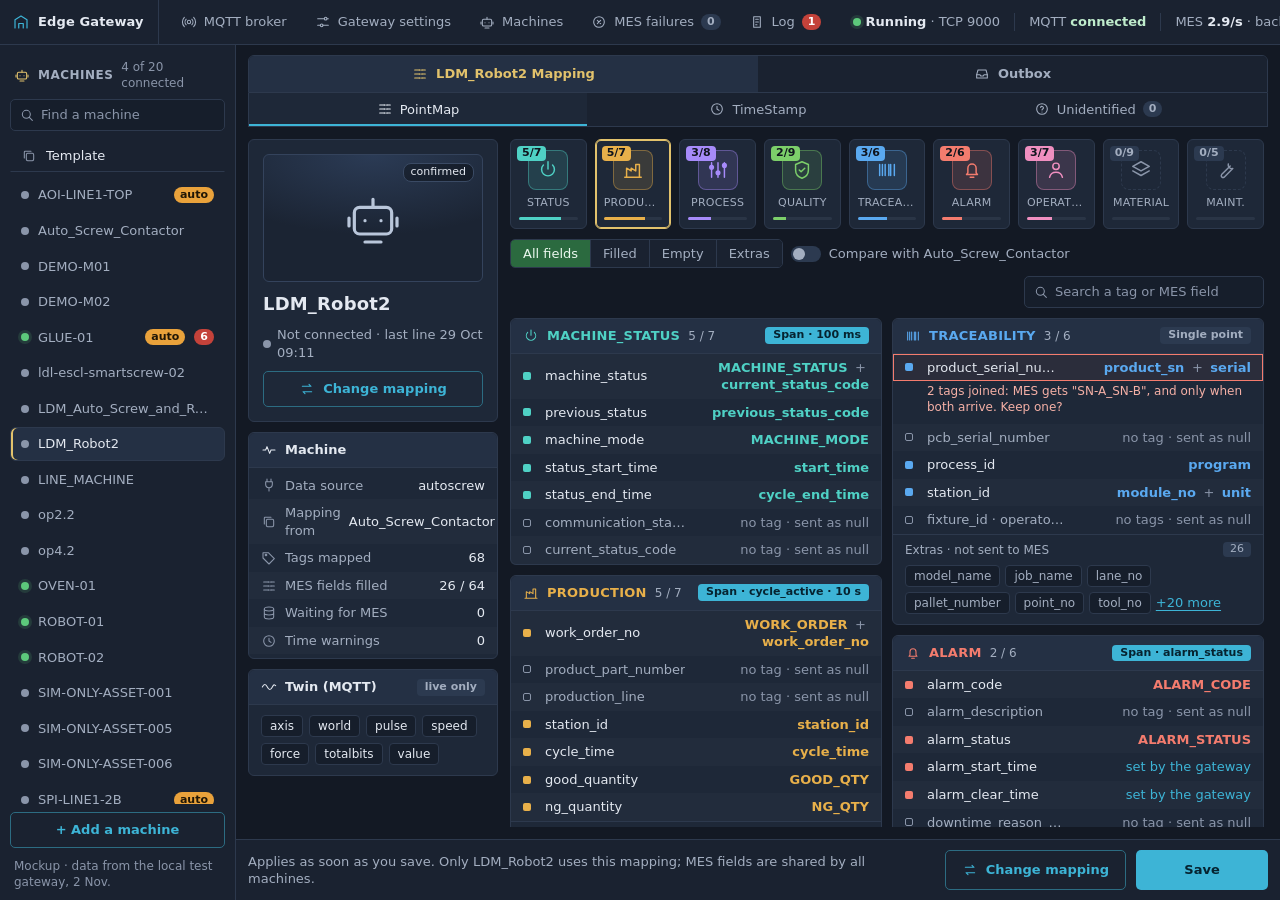
<file: .impeccable/mocks/pointmap-mockup.html>
<!doctype html>
<html lang="en">
<head>
<meta charset="utf-8">
<meta name="viewport" content="width=device-width, initial-scale=1">
<title>Edge Gateway — config page mockup</title>
<style>
  :root {
    --bg: #131924;
    --bar: #1a2230;
    --panel: #1e2838;
    --panel-head: #243044;
    --inset: #161e2b;
    --line: #2d394d;
    --text: #e4e9f1;
    --muted: #a3aec0;
    --faint: #8a95a9;
    --accent: #3db4d6;
    --accent-ink: #062330;
    --gold: #e2c26c;
    --ok: #5cc97b;
    --warn: #e9a23b;
    --bad: #f47c6e;
    --bad-bg: #c4423a;
    /* the nine MES groups, one colour each (the reference's element colours) */
    --g-status: #4fd1c5;
    --g-production: #e8b04a;
    --g-process: #a78bfa;
    --g-quality: #7ccf6a;
    --g-trace: #5aa9f0;
    --g-alarm: #f47c6e;
    --g-operator: #f08fc0;
    --g-material: #f0a35e;
    --g-maint: #9fb6cc;
    color-scheme: dark;
  }
  * { box-sizing: border-box; }
  html, body { margin: 0; height: 100%; }
  body {
    background: var(--bg); color: var(--text);
    font: 13px/1.35 "Segoe UI Variable Text", "Segoe UI", system-ui, sans-serif;
    font-variant-numeric: tabular-nums;
  }
  ::selection { background: rgba(61, 180, 214, .35); }
  ::-webkit-scrollbar { width: 10px; height: 10px; }
  ::-webkit-scrollbar-thumb { background: #2f3b51; border-radius: 6px; border: 2px solid var(--bg); }
  ::-webkit-scrollbar-track { background: transparent; }
  button { font: inherit; color: inherit; cursor: pointer; }
  button:focus-visible, input:focus-visible, select:focus-visible { outline: 2px solid var(--accent); outline-offset: 2px; }
  [hidden] { display: none !important; }
  svg.i { width: 16px; height: 16px; flex: none; fill: none; stroke: currentColor; stroke-width: 1.6; stroke-linecap: round; stroke-linejoin: round; }
  .mono { font-family: "Cascadia Mono", Consolas, monospace; font-size: 12px; }

  .app { display: grid; grid-template-rows: auto 1fr; height: 100vh; }
  .shell { display: grid; grid-template-columns: 236px minmax(0, 1fr); min-height: 0; }
  .pages { display: grid; grid-template-rows: minmax(0, 1fr); min-height: 0; min-width: 0; }
  .page { display: grid; grid-template-rows: auto 1fr auto; min-height: 0; min-width: 0; }

  /* ---- top bar: machines only ---- */
  .topbar { display: flex; align-items: stretch; gap: 2px; background: var(--bar); border-bottom: 1px solid var(--line); padding: 0 12px; min-width: 0; }
  .brand { display: flex; align-items: center; gap: 8px; padding-right: 14px; margin-right: 6px; border-right: 1px solid var(--line); font-weight: 650; letter-spacing: .01em; white-space: nowrap; }
  .brand svg { color: var(--accent); width: 18px; height: 18px; }
  .tabs { display: flex; flex: none; }
  .tabs::-webkit-scrollbar { display: none; }
  .tab { display: flex; align-items: center; gap: 7px; padding: 0 14px; height: 44px; border: 0; background: none; color: var(--muted); white-space: nowrap; position: relative; }
  .tab:hover { color: var(--text); background: rgba(255,255,255,.03); }
  .tab.active { color: var(--text); background: var(--panel-head); }
  .tab.active::after { content: ""; position: absolute; left: 10px; right: 10px; bottom: 0; height: 2px; background: var(--gold); border-radius: 2px; }
  .tab .name { max-width: 128px; overflow: hidden; text-overflow: ellipsis; }
  .tab.more { color: var(--faint); }
  .dot { width: 8px; height: 8px; border-radius: 50%; background: var(--faint); flex: none; display: inline-block; }
  .dot.ok { background: var(--ok); box-shadow: 0 0 0 3px rgba(92, 201, 123, .15); }
  .dot.warn { background: var(--warn); }
  .pill { font-size: 11px; line-height: 16px; padding: 0 6px; border-radius: 8px; font-weight: 600; }
  .pill.auto { color: #1f1606; background: var(--warn); }
  .pill.count { color: #fff; background: var(--bad-bg); }
  .pill.quiet { background: #2c3a50; color: var(--muted); }

  /* ---- banner + view tabs (reference: "Albedo Loadout | Equipped Build") ---- */
  .banner { padding: 10px 12px 0; }
  .split { display: grid; grid-template-columns: 1fr 1fr; border: 1px solid var(--line); border-radius: 6px 6px 0 0; overflow: hidden; }
  .split.one { grid-template-columns: 1fr; }
  .split button, .split div { border: 0; padding: 9px; background: var(--bar); color: var(--muted); font-weight: 600; display: flex; justify-content: center; align-items: center; gap: 8px; }
  .split .on { background: var(--panel-head); color: var(--gold); }
  .views { display: flex; gap: 2px; border: 1px solid var(--line); border-top: 0; background: var(--bar); }
  .views button { flex: 1; border: 0; background: none; padding: 8px; color: var(--muted); display: flex; justify-content: center; align-items: center; gap: 7px; }
  .views button.on { color: var(--text); background: var(--panel); box-shadow: inset 0 -2px 0 var(--accent); }
  .notice { display: flex; align-items: center; gap: 10px; margin-top: 10px; padding: 9px 12px; border-radius: 6px; background: rgba(233, 162, 59, .1); border: 1px solid rgba(233, 162, 59, .45); color: #f3d3a0; }
  .notice svg { color: var(--warn); }
  .notice .spacer { margin-left: auto; display: flex; gap: 8px; }

  /* ---- page body ---- */
  .body { display: grid; grid-template-columns: 250px minmax(0, 1fr); gap: 12px; padding: 12px; min-height: 0; overflow: hidden; }
  .body.wide { grid-template-columns: minmax(0, 1fr); }
  .scroll { overflow: auto; min-height: 0; padding-right: 4px; }

  .profile { display: flex; flex-direction: column; gap: 10px; min-height: 0; overflow: auto; }
  .card { background: var(--panel); border: 1px solid var(--line); border-radius: 6px; }
  .portrait { padding: 14px; display: grid; gap: 10px; }
  .plate { height: 128px; padding: 12px; border-radius: 6px; display: grid; place-items: center; background:
      radial-gradient(120% 90% at 50% 0%, #2b3b55 0%, #1b2433 70%); border: 1px solid #34435c; position: relative; }
  .plate svg { width: 64px; height: 64px; color: #b9c6da; stroke-width: 1.2; }
  .plate .lvl { position: absolute; top: 8px; right: 8px; font-size: 11px; color: var(--text); background: rgba(0,0,0,.35); border: 1px solid #3a4a64; padding: 1px 7px; border-radius: 8px; }
  .plate .lvl.auto { color: #1f1606; background: var(--warn); border-color: var(--warn); }
  .portrait h2 { margin: 0; font-size: 18px; font-weight: 650; letter-spacing: .01em; }
  .portrait .sub { color: var(--muted); display: flex; align-items: center; gap: 6px; }
  .rows { margin: 0; padding: 4px 0; list-style: none; }
  .rows li { display: flex; align-items: center; gap: 8px; padding: 5px 12px; }
  .rows li:nth-child(even) { background: rgba(255,255,255,.018); }
  .rows li svg { color: var(--faint); }
  .rows li span:first-of-type { color: var(--muted); }
  .rows li .v { margin-left: auto; color: var(--text); text-align: right; }
  .btn { display: flex; justify-content: center; align-items: center; gap: 8px; border-radius: 5px; padding: 8px 12px; font-weight: 600; border: 1px solid transparent; white-space: nowrap; }
  .btn.primary { background: var(--accent); color: var(--accent-ink); }
  .btn.primary:hover { background: #57c4e2; }
  .btn.ghost { background: transparent; color: var(--accent); border-color: #2c6c82; }
  .btn.ghost:hover { background: rgba(61,180,214,.08); }
  .btn.small { padding: 4px 10px; font-size: 12px; }
  .btn.warnb { background: transparent; color: #f3d3a0; border-color: rgba(233,162,59,.6); }
  .btn.okb { background: var(--ok); color: #08200f; }
  .btn:disabled { opacity: .45; cursor: default; }
  .head { display: flex; align-items: center; gap: 8px; padding: 8px 12px; background: var(--panel-head); border-bottom: 1px solid var(--line); border-radius: 6px 6px 0 0; font-weight: 600; }
  .head .badge { margin-left: auto; font-size: 11px; font-weight: 600; color: var(--accent-ink); background: var(--accent); padding: 1px 8px; border-radius: 4px; white-space: nowrap; }
  .head .badge.quiet { background: #2c3a50; color: var(--muted); }
  .twin .tags { display: flex; flex-wrap: wrap; gap: 6px; padding: 10px 12px; }
  .chip { font-size: 12px; padding: 2px 8px; border-radius: 4px; background: var(--inset); border: 1px solid var(--line); color: var(--text); }

  /* ---- signature: the loadout row, one slot per MES group ---- */
  .loadout { display: grid; grid-template-columns: repeat(9, minmax(0, 1fr)); gap: 8px; margin-bottom: 10px; }
  .slot { position: relative; border: 1px solid var(--line); border-radius: 6px; background: var(--panel); padding: 10px 8px 8px; display: grid; justify-items: center; gap: 6px; text-align: center; }
  .slot:hover { border-color: #3c4b63; background: #222d3f; }
  .slot .tile { width: 40px; height: 40px; border-radius: 8px; display: grid; place-items: center; color: var(--c); background: color-mix(in srgb, var(--c) 14%, transparent); border: 1px solid color-mix(in srgb, var(--c) 40%, transparent); }
  .slot .tile svg { width: 22px; height: 22px; }
  .slot .lv { position: absolute; top: 6px; left: 6px; font-size: 11px; font-weight: 700; color: #10151e; background: var(--c); padding: 0 5px; border-radius: 4px; }
  .slot .nm { font-size: 11px; color: var(--muted); letter-spacing: .02em; white-space: nowrap; overflow: hidden; text-overflow: ellipsis; max-width: 100%; }
  .slot .bar { width: 100%; height: 3px; border-radius: 2px; background: #2a3546; overflow: hidden; }
  .slot .bar i { display: block; height: 100%; background: var(--c); }
  .slot.empty .tile { color: var(--faint); background: transparent; border-style: dashed; border-color: var(--line); }
  .slot.empty .lv { background: #2c3a50; color: var(--muted); }
  .slot.sel { border-color: var(--gold); box-shadow: 0 0 0 1px var(--gold) inset; }

  .filters { display: flex; align-items: center; gap: 8px; margin-bottom: 10px; flex-wrap: wrap; }
  .seg { display: flex; border: 1px solid var(--line); border-radius: 5px; overflow: hidden; }
  .seg button { border: 0; background: var(--bar); color: var(--muted); padding: 5px 12px; }
  .seg button + button { border-left: 1px solid var(--line); }
  .seg button.on { background: #2b6a3f; color: #eaf7ee; }
  .search { margin-left: auto; display: flex; align-items: center; gap: 6px; background: var(--inset); border: 1px solid var(--line); border-radius: 5px; padding: 0 8px; width: 240px; color: var(--faint); }
  .search input { border: 0; background: none; color: var(--text); padding: 6px 0; width: 100%; font: inherit; outline: none; }
  .search input::placeholder { color: var(--faint); }
  .compare { display: flex; align-items: center; gap: 8px; color: var(--muted); }
  .switch { width: 30px; height: 16px; border-radius: 8px; background: #2c3a50; position: relative; flex: none; }
  .switch::after { content: ""; position: absolute; left: 2px; top: 2px; width: 12px; height: 12px; border-radius: 50%; background: var(--muted); }
  .switch.on { background: #1f6f88; }
  .switch.on::after { left: 16px; background: #dff6fd; }

  /* ---- group panels ---- */
  .grid { columns: 3 360px; column-gap: 10px; }
  .grid.two { columns: 2 340px; }
  .grp { break-inside: avoid; margin-bottom: 10px; }
  .grp .head svg { color: var(--c, var(--accent)); }
  .grp .head .gname { color: var(--c, var(--text)); letter-spacing: .02em; }
  .grp .head .fill { color: var(--muted); font-weight: 500; font-size: 12px; }
  .field { display: grid; grid-template-columns: 14px minmax(124px, 1fr) minmax(0, 1.25fr); align-items: center; gap: 8px; padding: 5px 12px; }
  .field:nth-child(even) { background: rgba(255,255,255,.018); }
  .field .mark { width: 8px; height: 8px; border-radius: 2px; background: var(--c); }
  .field.none .mark { background: transparent; border: 1px solid var(--faint); }
  .field .fn { color: var(--text); overflow: hidden; text-overflow: ellipsis; white-space: nowrap; }
  .field.none .fn { color: var(--muted); }
  .field .tag { justify-self: end; color: var(--c); font-weight: 600; text-align: right; overflow-wrap: break-word; }
  .field .tag em { font-style: normal; color: var(--faint); font-weight: 400; padding: 0 3px; }
  .field.none .tag { color: var(--faint); font-weight: 400; }
  .field .tag.gw { color: var(--accent); font-weight: 500; }
  .field.flag { outline: 1px solid var(--bad); outline-offset: -1px; background: rgba(244, 124, 110, .06); }
  .flagnote { padding: 2px 12px 8px 34px; font-size: 12px; color: #f5b0a6; }
  .sub-h { display: flex; align-items: center; gap: 8px; padding: 7px 12px 5px; border-top: 1px solid var(--line); color: var(--muted); font-size: 12px; }
  .sub-h .badge { margin-left: auto; font-size: 11px; color: var(--muted); background: #2c3a50; padding: 0 7px; border-radius: 4px; }
  .extras { display: flex; flex-wrap: wrap; gap: 5px; padding: 2px 12px 10px; }
  .extras .chip { color: var(--muted); }
  .empty-g { padding: 14px 12px; color: var(--muted); display: flex; align-items: center; justify-content: space-between; gap: 10px; }
  .link { border: 0; background: none; color: var(--accent); padding: 0; text-decoration: underline; text-underline-offset: 3px; }

  /* timestamp: span ribbon */
  .kv { display: grid; grid-template-columns: minmax(120px, 1fr) minmax(0, 1.2fr); gap: 8px; padding: 5px 12px; align-items: center; }
  .kv:nth-child(even) { background: rgba(255,255,255,.018); }
  .kv span:first-child { color: var(--muted); }
  .kv span:last-child { text-align: right; }
  .ribbon { padding: 10px 12px 12px; display: grid; gap: 6px; }
  .ribbon .track { display: flex; height: 18px; border-radius: 4px; overflow: hidden; background: var(--inset); border: 1px solid var(--line); }
  .ribbon .seg-on { background: color-mix(in srgb, var(--c) 70%, #000); }
  .ribbon .seg-off { background: transparent; }
  .ribbon .legend { display: flex; justify-content: space-between; color: var(--faint); font-size: 12px; }

  /* forms (General pages) */
  .form-row { display: grid; grid-template-columns: minmax(150px, .9fr) minmax(0, 1.3fr); gap: 12px; padding: 8px 12px; align-items: center; }
  .form-row + .form-row { border-top: 1px solid rgba(45, 57, 77, .6); }
  .form-row label b { display: block; font-weight: 500; }
  .form-row label code { color: var(--faint); font-size: 12px; font-family: "Cascadia Mono", Consolas, monospace; }
  .form-row .help { grid-column: 2; color: var(--faint); font-size: 12px; margin-top: -4px; }
  .input, .select { width: 100%; background: var(--inset); border: 1px solid var(--line); border-radius: 5px; color: var(--text); padding: 7px 9px; font: inherit; }
  .input:focus, .select:focus { border-color: var(--accent); outline: none; }
  .toggle { display: flex; align-items: center; gap: 10px; color: var(--muted); }
  .status-line { display: flex; align-items: center; gap: 10px; padding: 10px 12px; border-radius: 6px; margin-bottom: 10px; background: rgba(92, 201, 123, .08); border: 1px solid rgba(92, 201, 123, .4); }
  .status-line b { color: #bfeccc; }

  /* tables */
  table { width: 100%; border-collapse: collapse; }
  th { text-align: left; font-weight: 600; color: var(--muted); font-size: 12px; padding: 7px 12px; background: var(--panel-head); border-bottom: 1px solid var(--line); white-space: nowrap; }
  td { padding: 7px 12px; border-bottom: 1px solid rgba(45, 57, 77, .6); vertical-align: middle; }
  tr:nth-child(even) td { background: rgba(255,255,255,.018); }
  td.num, th.num { text-align: right; }
  .muted { color: var(--muted); }
  .faint { color: var(--faint); }
  .gtag { font-weight: 600; color: var(--c); }
  .score { display: inline-grid; grid-template-columns: 48px auto; gap: 6px; align-items: center; color: var(--muted); }
  .score i { height: 4px; border-radius: 2px; background: #2a3546; position: relative; overflow: hidden; }
  .score i b { position: absolute; inset: 0 auto 0 0; background: var(--warn); }
  .warnnote { color: #f3d3a0; font-size: 12px; }

  /* stat strip */
  .stats { display: grid; grid-template-columns: repeat(5, minmax(0, 1fr)); gap: 10px; margin-bottom: 10px; }
  .stat { background: var(--panel); border: 1px solid var(--line); border-radius: 6px; padding: 10px 12px; display: grid; gap: 2px; }
  .stat span { color: var(--muted); font-size: 12px; }
  .stat b { font-size: 18px; font-weight: 650; }
  .stat b small { font-size: 12px; color: var(--muted); font-weight: 500; }

  /* message log histogram */
  .hist { display: grid; grid-template-columns: repeat(24, minmax(0, 1fr)); gap: 3px; align-items: end; height: 120px; padding: 12px 12px 0; }
  .hist i { display: block; background: #2a3546; border-radius: 2px 2px 0 0; min-height: 2px; }
  .hist i.on { background: var(--accent); }
  .hist-x { display: grid; grid-template-columns: repeat(24, minmax(0, 1fr)); gap: 3px; padding: 4px 12px 10px; color: var(--faint); font-size: 11px; text-align: center; }

  /* log */
  .log { padding: 6px 0; }
  .logline { display: grid; grid-template-columns: 96px 92px minmax(0, 1fr); gap: 10px; padding: 4px 12px; align-items: baseline; }
  .logline:nth-child(even) { background: rgba(255,255,255,.018); }
  .logline .t { color: var(--faint); }
  .logline .m { font-weight: 600; }
  .logline.err { background: rgba(244, 124, 110, .08); box-shadow: inset 0 0 0 1px rgba(244, 124, 110, .45); }
  .logline.err .m { color: var(--bad); }

  /* ---- footer ---- */
  .footer { display: flex; align-items: center; gap: 10px; padding: 10px 12px; border-top: 1px solid var(--line); background: var(--bar); }
  .footer .note { color: var(--muted); margin-right: auto; }
  .footer .btn { min-width: 132px; padding: 10px 16px; }
  .mocknote { color: var(--faint); font-size: 12px; }

  /* ---- gateway status in the top bar ---- */
  .gw-status { margin-left: auto; display: flex; align-items: center; gap: 14px; padding-left: 16px; color: var(--muted); white-space: nowrap; }
  .gw-status b { color: var(--text); font-weight: 600; }
  .gw-status .okt { color: #bfeccc; }
  .gw-status .sep { width: 1px; height: 18px; background: var(--line); }
  .problem { display: flex; align-items: center; gap: 6px; padding: 5px 10px; border-radius: 5px; border: 1px solid rgba(244, 124, 110, .5); color: #f5b0a6; font-size: 12px; background: rgba(244, 124, 110, .06); }
  .problem:hover { background: rgba(244, 124, 110, .12); }

  /* ---- machine list (left, like the original UI) ---- */
  .mside { border-right: 1px solid var(--line); background: var(--bar); display: flex; flex-direction: column; min-height: 0; padding-bottom: 10px; }
  .mside h3 { margin: 0; padding: 14px 14px 8px; font-size: 12px; font-weight: 600; color: var(--muted); letter-spacing: .04em; display: flex; align-items: center; gap: 8px; }
  .mside h3 svg { color: var(--gold); }
  .mside h3 .faint { margin-left: auto; font-weight: 500; letter-spacing: 0; }
  .search.side { margin: 0 10px 8px; width: auto; }
  .mlist { display: grid; align-content: start; gap: 2px; padding: 0 10px; overflow: auto; min-height: 0; flex: 1; }
  .mitem { display: flex; align-items: center; gap: 9px; border: 1px solid transparent; background: none; color: var(--muted); padding: 7px 10px; border-radius: 6px; text-align: left; min-width: 0; }
  .mitem:hover { background: rgba(255,255,255,.03); color: var(--text); }
  .mitem .name { overflow: hidden; text-overflow: ellipsis; white-space: nowrap; min-width: 0; flex: 1; }
  .mitem.on { background: var(--panel-head); color: var(--text); border-color: var(--line); box-shadow: inset 2px 0 0 var(--gold); }
  .mitem.tmpl { color: var(--text); border-bottom: 1px solid var(--line); border-radius: 6px 6px 0 0; margin-bottom: 4px; }
  .mitem.tmpl svg { color: var(--faint); }
  .addm { margin: 8px 10px 4px; }
  .mside .mocknote { margin: 6px 14px 0; }
</style>
</head>
<body>
<svg width="0" height="0" style="position:absolute" aria-hidden="true">
  <symbol id="i-gate" viewBox="0 0 24 24"><path d="M4 20V9l8-5 8 5v11"/><path d="M9 20v-6h6v6"/></symbol>
  <symbol id="i-gear" viewBox="0 0 24 24"><circle cx="12" cy="12" r="3"/><path d="M19 12a7 7 0 0 0-.1-1.2l2-1.5-2-3.4-2.3.9a7 7 0 0 0-2-1.2L14.2 3h-4l-.4 2.6a7 7 0 0 0-2 1.2l-2.3-.9-2 3.4 2 1.5a7 7 0 0 0 0 2.4l-2 1.5 2 3.4 2.3-.9a7 7 0 0 0 2 1.2l.4 2.6h4l.4-2.6a7 7 0 0 0 2-1.2l2.3.9 2-3.4-2-1.5c.1-.4.1-.8.1-1.2z"/></symbol>
  <symbol id="i-robot" viewBox="0 0 24 24"><rect x="5" y="8" width="14" height="10" rx="2"/><path d="M12 8V5M9 13h.01M15 13h.01M3 12v3M21 12v3M9 21h6"/></symbol>
  <symbol id="i-glue" viewBox="0 0 24 24"><path d="M9 3h6v5H9zM8 8h8l-1 8H9z"/><path d="M12 16v3"/><path d="M12 21.5c.9 0 1.5-.6 1.5-1.4 0-.9-1.5-2.1-1.5-2.1s-1.5 1.2-1.5 2.1c0 .8.6 1.4 1.5 1.4z"/></symbol>
  <symbol id="i-map" viewBox="0 0 24 24"><path d="M4 6h7M4 12h7M4 18h7M15 6h5M15 12h5M15 18h5"/><path d="M11 6l4 0M11 12l4 0M11 18l4 0" stroke-dasharray="1.5 2"/></symbol>
  <symbol id="i-clock" viewBox="0 0 24 24"><circle cx="12" cy="12" r="8"/><path d="M12 8v4l3 2"/></symbol>
  <symbol id="i-tray" viewBox="0 0 24 24"><path d="M4 13l2-7h12l2 7v5H4z"/><path d="M4 13h5l1 2h4l1-2h5"/></symbol>
  <symbol id="i-question" viewBox="0 0 24 24"><circle cx="12" cy="12" r="8"/><path d="M9.8 9.5a2.3 2.3 0 0 1 4.4.9c0 1.5-2.2 1.8-2.2 3.1M12 16.5h.01"/></symbol>
  <symbol id="i-swap" viewBox="0 0 24 24"><path d="M5 8h13l-3-3M19 16H6l3 3"/></symbol>
  <symbol id="i-search" viewBox="0 0 24 24"><circle cx="11" cy="11" r="6"/><path d="M20 20l-4.5-4.5"/></symbol>
  <symbol id="i-plug" viewBox="0 0 24 24"><path d="M9 3v4M15 3v4M7 7h10v4a5 5 0 0 1-10 0zM12 16v5"/></symbol>
  <symbol id="i-pulse" viewBox="0 0 24 24"><path d="M3 12h4l2-5 4 10 2-5h6"/></symbol>
  <symbol id="i-db" viewBox="0 0 24 24"><ellipse cx="12" cy="6" rx="7" ry="3"/><path d="M5 6v12c0 1.7 3.1 3 7 3s7-1.3 7-3V6M5 12c0 1.7 3.1 3 7 3s7-1.3 7-3"/></symbol>
  <symbol id="i-copy" viewBox="0 0 24 24"><rect x="8" y="8" width="11" height="11" rx="2"/><path d="M5 15V6a1 1 0 0 1 1-1h9"/></symbol>
  <symbol id="i-tag" viewBox="0 0 24 24"><path d="M3 12V4h8l9 9-8 8z"/><circle cx="7.5" cy="7.5" r="1.2"/></symbol>
  <symbol id="i-wave" viewBox="0 0 24 24"><path d="M2 12c2.5-5 5-5 7.5 0s5 5 7.5 0 3.5-3 5-2"/></symbol>
  <symbol id="i-broker" viewBox="0 0 24 24"><circle cx="12" cy="12" r="2.5"/><path d="M7.8 7.8a6 6 0 0 0 0 8.4M16.2 7.8a6 6 0 0 1 0 8.4M5 5a10 10 0 0 0 0 14M19 5a10 10 0 0 1 0 14"/></symbol>
  <symbol id="i-sliders" viewBox="0 0 24 24"><path d="M4 7h10M18 7h2M4 17h4M12 17h8"/><circle cx="16" cy="7" r="2"/><circle cx="10" cy="17" r="2"/></symbol>
  <symbol id="i-list" viewBox="0 0 24 24"><path d="M8 6h12M8 12h12M8 18h12M4 6h.01M4 12h.01M4 18h.01"/></symbol>
  <symbol id="i-x" viewBox="0 0 24 24"><circle cx="12" cy="12" r="8"/><path d="M9.5 9.5l5 5M14.5 9.5l-5 5"/></symbol>
  <symbol id="i-scroll" viewBox="0 0 24 24"><path d="M7 4h10v16H7z"/><path d="M10 8h4M10 12h4M10 16h2"/></symbol>
  <symbol id="i-lock" viewBox="0 0 24 24"><rect x="5" y="11" width="14" height="9" rx="2"/><path d="M8 11V8a4 4 0 0 1 8 0v3"/></symbol>
  <symbol id="i-bell" viewBox="0 0 24 24"><path d="M6 17h12l-1.5-2V10a4.5 4.5 0 0 0-9 0v5z"/><path d="M10 20h4"/></symbol>
  <symbol id="i-check" viewBox="0 0 24 24"><path d="M5 12.5l4.5 4.5L19 7.5"/></symbol>
  <symbol id="i-info" viewBox="0 0 24 24"><circle cx="12" cy="12" r="8"/><path d="M12 11v5M12 8h.01"/></symbol>
  <!-- the nine MES groups -->
  <symbol id="g-status" viewBox="0 0 24 24"><path d="M12 3v8"/><path d="M7 6.5a7 7 0 1 0 10 0"/></symbol>
  <symbol id="g-production" viewBox="0 0 24 24"><path d="M3 20h18M5 20V10l5 3V10l5 3V6h4v14"/></symbol>
  <symbol id="g-process" viewBox="0 0 24 24"><path d="M5 4v16M12 4v16M19 4v16"/><circle cx="5" cy="9" r="2" fill="currentColor"/><circle cx="12" cy="15" r="2" fill="currentColor"/><circle cx="19" cy="7" r="2" fill="currentColor"/></symbol>
  <symbol id="g-quality" viewBox="0 0 24 24"><path d="M12 3l7 3v6c0 4.2-2.9 7.6-7 9-4.1-1.4-7-4.8-7-9V6z"/><path d="M9 12l2 2 4-4"/></symbol>
  <symbol id="g-trace" viewBox="0 0 24 24"><path d="M4 6v12M7 6v12M10 6v12M14 6v12M16 6v12M20 6v12"/></symbol>
  <symbol id="g-alarm" viewBox="0 0 24 24"><path d="M6 17h12l-1.5-2V10a4.5 4.5 0 0 0-9 0v5z"/><path d="M10 20h4"/></symbol>
  <symbol id="g-operator" viewBox="0 0 24 24"><circle cx="12" cy="8" r="3.5"/><path d="M5 20c.8-3.6 3.6-5.5 7-5.5s6.2 1.9 7 5.5"/></symbol>
  <symbol id="g-material" viewBox="0 0 24 24"><path d="M12 3l9 5-9 5-9-5z"/><path d="M3 13l9 5 9-5"/></symbol>
  <symbol id="g-maint" viewBox="0 0 24 24"><path d="M14.5 5.5a4 4 0 0 0 4.9 4.9l-9.4 9.4a2 2 0 0 1-2.8-2.8l9.4-9.4"/></symbol>
</svg>

<div class="app">
  <!-- Top bar: the gateway-wide (General) pages, gateway status on the right -->
  <header class="topbar">
    <div class="brand"><svg class="i"><use href="#i-gate"/></svg>Edge Gateway</div>
    <nav class="tabs" aria-label="General">
      <button class="tab" data-go="mqtt"><svg class="i"><use href="#i-broker"/></svg><span class="name">MQTT broker</span></button>
      <button class="tab" data-go="gateway"><svg class="i"><use href="#i-sliders"/></svg><span class="name">Gateway settings</span></button>
      <button class="tab" data-go="machines"><svg class="i"><use href="#i-robot"/></svg><span class="name">Machines</span></button>
      <button class="tab" data-go="failures"><svg class="i"><use href="#i-x"/></svg><span class="name">MES failures</span><span class="pill quiet">0</span></button>
      <button class="tab" data-go="log"><svg class="i"><use href="#i-scroll"/></svg><span class="name">Log</span><span class="pill count">1</span></button>
    </nav>
    <div class="gw-status">
      <span title="since 13:15 · 1.2 lines/s in"><span class="dot ok"></span> <b>Running</b> · TCP 9000</span>
      <span class="sep"></span>
      <span>MQTT <b class="okt">connected</b></span>
      <span class="sep"></span>
      <span>MES <b>2.9/s</b> · backlog <b>0</b></span>
      <button class="problem" data-go="log"><svg class="i"><use href="#i-info"/></svg>1 new problem</button>
    </div>
  </header>

  <div class="shell">
    <!-- Machine list (left, like the original UI) -->
    <aside class="mside" aria-label="Machines">
      <h3><svg class="i"><use href="#i-robot"/></svg>MACHINES<span class="faint">4 of 20 connected</span></h3>
      <label class="search side"><svg class="i"><use href="#i-search"/></svg><input placeholder="Find a machine"></label>
      <nav class="mlist">
        <button class="mitem tmpl"><svg class="i"><use href="#i-copy"/></svg><span class="name">Template</span></button>
        <button class="mitem"><span class="dot"></span><span class="name">AOI-LINE1-TOP</span><span class="pill auto">auto</span></button>
        <button class="mitem"><span class="dot"></span><span class="name">Auto_Screw_Contactor</span></button>
        <button class="mitem"><span class="dot"></span><span class="name">DEMO-M01</span></button>
        <button class="mitem"><span class="dot"></span><span class="name">DEMO-M02</span></button>
        <button class="mitem" data-go="glue-unid" data-machine="glue"><span class="dot ok"></span><span class="name">GLUE-01</span><span class="pill auto">auto</span><span class="pill count" title="6 unidentified tags">6</span></button>
        <button class="mitem"><span class="dot"></span><span class="name">ldl-escl-smartscrew-02</span></button>
        <button class="mitem"><span class="dot"></span><span class="name">LDM_Auto_Screw_and_ReTightening</span></button>
        <button class="mitem" data-go="ldm-pointmap" data-machine="ldm"><span class="dot"></span><span class="name">LDM_Robot2</span></button>
        <button class="mitem"><span class="dot"></span><span class="name">LINE_MACHINE</span></button>
        <button class="mitem"><span class="dot"></span><span class="name">op2.2</span></button>
        <button class="mitem"><span class="dot"></span><span class="name">op4.2</span></button>
        <button class="mitem"><span class="dot ok"></span><span class="name">OVEN-01</span></button>
        <button class="mitem"><span class="dot ok"></span><span class="name">ROBOT-01</span></button>
        <button class="mitem"><span class="dot ok"></span><span class="name">ROBOT-02</span></button>
        <button class="mitem"><span class="dot"></span><span class="name">SIM-ONLY-ASSET-001</span></button>
        <button class="mitem"><span class="dot"></span><span class="name">SIM-ONLY-ASSET-005</span></button>
        <button class="mitem"><span class="dot"></span><span class="name">SIM-ONLY-ASSET-006</span></button>
        <button class="mitem"><span class="dot"></span><span class="name">SPI-LINE1-2B</span><span class="pill auto">auto</span></button>
        <button class="mitem"><span class="dot"></span><span class="name">SPI-LINE3-2A</span><span class="pill auto">auto</span></button>
        <button class="mitem"><span class="dot"></span><span class="name">SPI-LINE3-2B</span><span class="pill auto">auto</span></button>
      </nav>
      <button class="btn ghost addm">+ Add a machine</button>
      <p class="mocknote">Mockup · data from the local test gateway, 2 Nov.</p>
    </aside>
    <div class="pages">

    <!-- ================= LDM_Robot2 · PointMap ================= -->
    <section class="page" data-page="ldm-pointmap">
      <div class="banner">
        <div class="split"><button class="on"><svg class="i"><use href="#i-map"/></svg>LDM_Robot2 Mapping</button><button data-go="ldm-outbox"><svg class="i"><use href="#i-tray"/></svg>Outbox</button></div>
        <div class="views">
          <button class="on" data-go="ldm-pointmap"><svg class="i"><use href="#i-map"/></svg>PointMap</button>
          <button data-go="ldm-timestamp"><svg class="i"><use href="#i-clock"/></svg>TimeStamp</button>
          <button><svg class="i"><use href="#i-question"/></svg>Unidentified <span class="pill quiet">0</span></button>
        </div>
      </div>
      <main class="body">
        <aside class="profile" data-profile="ldm"></aside>
        <section class="scroll">
          <div class="loadout" role="list" aria-label="MES groups">
            <button class="slot" style="--c:var(--g-status)"><span class="lv">5/7</span><span class="tile"><svg class="i"><use href="#g-status"/></svg></span><span class="nm">STATUS</span><span class="bar"><i style="width:71%"></i></span></button>
            <button class="slot sel" style="--c:var(--g-production)"><span class="lv">5/7</span><span class="tile"><svg class="i"><use href="#g-production"/></svg></span><span class="nm">PRODUCTION</span><span class="bar"><i style="width:71%"></i></span></button>
            <button class="slot" style="--c:var(--g-process)"><span class="lv">3/8</span><span class="tile"><svg class="i"><use href="#g-process"/></svg></span><span class="nm">PROCESS</span><span class="bar"><i style="width:38%"></i></span></button>
            <button class="slot" style="--c:var(--g-quality)"><span class="lv">2/9</span><span class="tile"><svg class="i"><use href="#g-quality"/></svg></span><span class="nm">QUALITY</span><span class="bar"><i style="width:22%"></i></span></button>
            <button class="slot" style="--c:var(--g-trace)"><span class="lv">3/6</span><span class="tile"><svg class="i"><use href="#g-trace"/></svg></span><span class="nm">TRACEABILITY</span><span class="bar"><i style="width:50%"></i></span></button>
            <button class="slot" style="--c:var(--g-alarm)"><span class="lv">2/6</span><span class="tile"><svg class="i"><use href="#g-alarm"/></svg></span><span class="nm">ALARM</span><span class="bar"><i style="width:33%"></i></span></button>
            <button class="slot" style="--c:var(--g-operator)"><span class="lv">3/7</span><span class="tile"><svg class="i"><use href="#g-operator"/></svg></span><span class="nm">OPERATOR</span><span class="bar"><i style="width:43%"></i></span></button>
            <button class="slot empty" style="--c:var(--g-material)"><span class="lv">0/9</span><span class="tile"><svg class="i"><use href="#g-material"/></svg></span><span class="nm">MATERIAL</span><span class="bar"><i style="width:0"></i></span></button>
            <button class="slot empty" style="--c:var(--g-maint)"><span class="lv">0/5</span><span class="tile"><svg class="i"><use href="#g-maint"/></svg></span><span class="nm" title="MAINTENANCE">MAINT.</span><span class="bar"><i style="width:0"></i></span></button>
          </div>
          <div class="filters">
            <div class="seg" role="group" aria-label="Show"><button class="on">All fields</button><button>Filled</button><button>Empty</button><button>Extras</button></div>
            <label class="compare"><span class="switch" aria-hidden="true"></span>Compare with Auto_Screw_Contactor</label>
            <label class="search"><svg class="i"><use href="#i-search"/></svg><input placeholder="Search a tag or MES field"></label>
          </div>
          <div class="grid">
            <article class="card grp" style="--c:var(--g-status)">
              <div class="head"><svg class="i"><use href="#g-status"/></svg><span class="gname">MACHINE_STATUS</span><span class="fill">5 / 7</span><span class="badge">Span · 100 ms</span></div>
              <div class="field"><i class="mark"></i><span class="fn">machine_status</span><span class="tag">MACHINE_STATUS <em>+</em> current_status_code</span></div>
              <div class="field"><i class="mark"></i><span class="fn">previous_status</span><span class="tag">previous_status_code</span></div>
              <div class="field"><i class="mark"></i><span class="fn">machine_mode</span><span class="tag">MACHINE_MODE</span></div>
              <div class="field"><i class="mark"></i><span class="fn">status_start_time</span><span class="tag">start_time</span></div>
              <div class="field"><i class="mark"></i><span class="fn">status_end_time</span><span class="tag">cycle_end_time</span></div>
              <div class="field none"><i class="mark"></i><span class="fn">communication_status</span><span class="tag">no tag · sent as null</span></div>
              <div class="field none"><i class="mark"></i><span class="fn">current_status_code</span><span class="tag">no tag · sent as null</span></div>
            </article>
            <article class="card grp" style="--c:var(--g-production)">
              <div class="head"><svg class="i"><use href="#g-production"/></svg><span class="gname">PRODUCTION</span><span class="fill">5 / 7</span><span class="badge">Span · cycle_active · 10 s</span></div>
              <div class="field"><i class="mark"></i><span class="fn">work_order_no</span><span class="tag">WORK_ORDER <em>+</em> work_order_no</span></div>
              <div class="field none"><i class="mark"></i><span class="fn">product_part_number</span><span class="tag">no tag · sent as null</span></div>
              <div class="field none"><i class="mark"></i><span class="fn">production_line</span><span class="tag">no tag · sent as null</span></div>
              <div class="field"><i class="mark"></i><span class="fn">station_id</span><span class="tag">station_id</span></div>
              <div class="field"><i class="mark"></i><span class="fn">cycle_time</span><span class="tag">cycle_time</span></div>
              <div class="field"><i class="mark"></i><span class="fn">good_quantity</span><span class="tag">GOOD_QTY</span></div>
              <div class="field"><i class="mark"></i><span class="fn">ng_quantity</span><span class="tag">NG_QTY</span></div>
              <div class="sub-h">Extras · not sent to MES<span class="badge">1</span></div>
              <div class="extras"><span class="chip">cycle_active ← CYCLE_ACTIVE</span></div>
            </article>
            <article class="card grp" style="--c:var(--g-process)">
              <div class="head"><svg class="i"><use href="#g-process"/></svg><span class="gname">PROCESS</span><span class="fill">3 / 8</span><span class="badge quiet">Single point</span></div>
              <div class="field none"><i class="mark"></i><span class="fn">parameter_name</span><span class="tag">no tag · sent as null</span></div>
              <div class="field"><i class="mark"></i><span class="fn">actual_value</span><span class="tag">torque_nm</span></div>
              <div class="field none"><i class="mark"></i><span class="fn">lsl · usl</span><span class="tag">no tags · sent as null</span></div>
              <div class="field none"><i class="mark"></i><span class="fn">engineering_unit</span><span class="tag">no tag · sent as null</span></div>
              <div class="field"><i class="mark"></i><span class="fn">result</span><span class="tag">result</span></div>
              <div class="field"><i class="mark"></i><span class="fn">recipe_id</span><span class="tag">RECIPE_ID <em>+</em> retighten_program</span></div>
              <div class="field none"><i class="mark"></i><span class="fn">recipe_revision</span><span class="tag">no tag · sent as null</span></div>
              <div class="sub-h">Extras · not sent to MES<span class="badge">3</span></div>
              <div class="extras"><span class="chip">tighten_angle_deg</span><span class="chip">angle_deg</span><span class="chip">event</span></div>
            </article>
            <article class="card grp" style="--c:var(--g-quality)">
              <div class="head"><svg class="i"><use href="#g-quality"/></svg><span class="gname">QUALITY</span><span class="fill">2 / 9</span><span class="badge quiet">Single point</span></div>
              <div class="field none"><i class="mark"></i><span class="fn">test_item</span><span class="tag">no tag · sent as null</span></div>
              <div class="field none"><i class="mark"></i><span class="fn">measurement_value</span><span class="tag">no tag · sent as null</span></div>
              <div class="field none"><i class="mark"></i><span class="fn">lsl · usl · unit</span><span class="tag">no tags · sent as null</span></div>
              <div class="field"><i class="mark"></i><span class="fn">test_result</span><span class="tag">TEST_RESULT</span></div>
              <div class="field none"><i class="mark"></i><span class="fn">defect_code</span><span class="tag">no tag · sent as null</span></div>
              <div class="field none"><i class="mark"></i><span class="fn">test_program</span><span class="tag">no tag · sent as null</span></div>
              <div class="field"><i class="mark"></i><span class="fn">image_result</span><span class="tag">IMAGE_RESULT</span></div>
            </article>
            <article class="card grp" style="--c:var(--g-trace)">
              <div class="head"><svg class="i"><use href="#g-trace"/></svg><span class="gname">TRACEABILITY</span><span class="fill">3 / 6</span><span class="badge quiet">Single point</span></div>
              <div class="field flag"><i class="mark"></i><span class="fn">product_serial_number</span><span class="tag">product_sn <em>+</em> serial</span></div>
              <div class="flagnote">2 tags joined: MES gets "SN-A_SN-B", and only when both arrive. Keep one?</div>
              <div class="field none"><i class="mark"></i><span class="fn">pcb_serial_number</span><span class="tag">no tag · sent as null</span></div>
              <div class="field"><i class="mark"></i><span class="fn">process_id</span><span class="tag">program</span></div>
              <div class="field"><i class="mark"></i><span class="fn">station_id</span><span class="tag">module_no <em>+</em> unit</span></div>
              <div class="field none"><i class="mark"></i><span class="fn">fixture_id · operator_id</span><span class="tag">no tags · sent as null</span></div>
              <div class="sub-h">Extras · not sent to MES<span class="badge">26</span></div>
              <div class="extras"><span class="chip">model_name</span><span class="chip">job_name</span><span class="chip">lane_no</span><span class="chip">pallet_number</span><span class="chip">point_no</span><span class="chip">tool_no</span><button class="link">+20 more</button></div>
            </article>
            <article class="card grp" style="--c:var(--g-alarm)">
              <div class="head"><svg class="i"><use href="#g-alarm"/></svg><span class="gname">ALARM</span><span class="fill">2 / 6</span><span class="badge">Span · alarm_status</span></div>
              <div class="field"><i class="mark"></i><span class="fn">alarm_code</span><span class="tag">ALARM_CODE</span></div>
              <div class="field none"><i class="mark"></i><span class="fn">alarm_description</span><span class="tag">no tag · sent as null</span></div>
              <div class="field"><i class="mark"></i><span class="fn">alarm_status</span><span class="tag">ALARM_STATUS</span></div>
              <div class="field"><i class="mark"></i><span class="fn">alarm_start_time</span><span class="tag gw">set by the gateway</span></div>
              <div class="field"><i class="mark"></i><span class="fn">alarm_clear_time</span><span class="tag gw">set by the gateway</span></div>
              <div class="field none"><i class="mark"></i><span class="fn">downtime_reason_code</span><span class="tag">no tag · sent as null</span></div>
            </article>
            <article class="card grp" style="--c:var(--g-operator)">
              <div class="head"><svg class="i"><use href="#g-operator"/></svg><span class="gname">OPERATOR</span><span class="fill">3 / 7</span><span class="badge quiet">Single point</span></div>
              <div class="field"><i class="mark"></i><span class="fn">operator_id</span><span class="tag">operator_id</span></div>
              <div class="field"><i class="mark"></i><span class="fn">operator_name</span><span class="tag">operator_name</span></div>
              <div class="field none"><i class="mark"></i><span class="fn">station_id · operation_id</span><span class="tag">no tags · sent as null</span></div>
              <div class="field"><i class="mark"></i><span class="fn">login_time</span><span class="tag">login_time</span></div>
              <div class="field none"><i class="mark"></i><span class="fn">logout_time</span><span class="tag">no tag · sent as null</span></div>
            </article>
            <article class="card grp" style="--c:var(--g-material)">
              <div class="head"><svg class="i"><use href="#g-material"/></svg><span class="gname">MATERIAL</span><span class="fill">0 / 9</span><span class="badge quiet">Single point</span></div>
              <div class="empty-g"><span>This machine sends no material data.</span><button class="link">Assign a tag</button></div>
            </article>
            <article class="card grp" style="--c:var(--g-maint)">
              <div class="head"><svg class="i"><use href="#g-maint"/></svg><span class="gname">MAINTENANCE</span><span class="fill">0 / 5</span><span class="badge quiet">Single point</span></div>
              <div class="empty-g"><span>No maintenance tags yet.</span><button class="link">Assign a tag</button></div>
            </article>
          </div>
        </section>
      </main>
      <footer class="footer">
        <span class="note">Applies as soon as you save. Only LDM_Robot2 uses this mapping; MES fields are shared by all machines.</span>
        <button class="btn ghost"><svg class="i"><use href="#i-swap"/></svg>Change mapping</button>
        <button class="btn primary">Save</button>
      </footer>
    </section>

    <!-- ================= LDM_Robot2 · TimeStamp ================= -->
    <section class="page" data-page="ldm-timestamp" hidden>
      <div class="banner">
        <div class="split"><button class="on"><svg class="i"><use href="#i-map"/></svg>LDM_Robot2 Mapping</button><button data-go="ldm-outbox"><svg class="i"><use href="#i-tray"/></svg>Outbox</button></div>
        <div class="views">
          <button data-go="ldm-pointmap"><svg class="i"><use href="#i-map"/></svg>PointMap</button>
          <button class="on" data-go="ldm-timestamp"><svg class="i"><use href="#i-clock"/></svg>TimeStamp</button>
          <button><svg class="i"><use href="#i-question"/></svg>Unidentified <span class="pill quiet">0</span></button>
        </div>
      </div>
      <main class="body">
        <aside class="profile" data-profile="ldm"></aside>
        <section class="scroll">
          <div class="loadout">
            <button class="slot" style="--c:var(--g-status)"><span class="lv">SPAN</span><span class="tile"><svg class="i"><use href="#g-status"/></svg></span><span class="nm">STATUS</span><span class="bar"><i style="width:100%"></i></span></button>
            <button class="slot sel" style="--c:var(--g-production)"><span class="lv">SPAN</span><span class="tile"><svg class="i"><use href="#g-production"/></svg></span><span class="nm">PRODUCTION</span><span class="bar"><i style="width:100%"></i></span></button>
            <button class="slot" style="--c:var(--g-process)"><span class="lv">1 s</span><span class="tile"><svg class="i"><use href="#g-process"/></svg></span><span class="nm">PROCESS</span><span class="bar"><i style="width:40%"></i></span></button>
            <button class="slot" style="--c:var(--g-quality)"><span class="lv">1 s</span><span class="tile"><svg class="i"><use href="#g-quality"/></svg></span><span class="nm">QUALITY</span><span class="bar"><i style="width:40%"></i></span></button>
            <button class="slot" style="--c:var(--g-trace)"><span class="lv">1 s</span><span class="tile"><svg class="i"><use href="#g-trace"/></svg></span><span class="nm">TRACEABILITY</span><span class="bar"><i style="width:40%"></i></span></button>
            <button class="slot" style="--c:var(--g-alarm)"><span class="lv">SPAN</span><span class="tile"><svg class="i"><use href="#g-alarm"/></svg></span><span class="nm">ALARM</span><span class="bar"><i style="width:100%"></i></span></button>
            <button class="slot" style="--c:var(--g-operator)"><span class="lv">1 s</span><span class="tile"><svg class="i"><use href="#g-operator"/></svg></span><span class="nm">OPERATOR</span><span class="bar"><i style="width:40%"></i></span></button>
            <button class="slot" style="--c:var(--g-material)"><span class="lv">1 s</span><span class="tile"><svg class="i"><use href="#g-material"/></svg></span><span class="nm">MATERIAL</span><span class="bar"><i style="width:40%"></i></span></button>
            <button class="slot" style="--c:var(--g-maint)"><span class="lv">1 s</span><span class="tile"><svg class="i"><use href="#g-maint"/></svg></span><span class="nm" title="MAINTENANCE">MAINT.</span><span class="bar"><i style="width:40%"></i></span></button>
          </div>
          <div class="grid two">
            <article class="card grp" style="--c:var(--g-status)">
              <div class="head"><svg class="i"><use href="#g-status"/></svg><span class="gname">MACHINE_STATUS</span><span class="badge">Span</span></div>
              <div class="kv"><span>Span changes when</span><span class="gtag">machine_status</span></div>
              <div class="kv"><span>Start time goes to</span><span>status_start_time</span></div>
              <div class="kv"><span>End time goes to</span><span>status_end_time</span></div>
              <div class="kv"><span>Previous value goes to</span><span>previous_status</span></div>
              <div class="kv"><span>Send to MES at most every</span><span>100 ms</span></div>
              <div class="ribbon">
                <div class="track"><i class="seg-on" style="flex:5"></i><i class="seg-off" style="flex:1"></i><i class="seg-on" style="flex:7"></i><i class="seg-off" style="flex:2"></i><i class="seg-on" style="flex:4"></i></div>
                <div class="legend"><span>RUN · IDLE · RUN · IDLE · RUN</span><span>each change: end of one span, start of the next</span></div>
              </div>
            </article>
            <article class="card grp" style="--c:var(--g-production)">
              <div class="head"><svg class="i"><use href="#g-production"/></svg><span class="gname">PRODUCTION</span><span class="badge">Span</span></div>
              <div class="kv"><span>Span changes when</span><span class="gtag">cycle_active</span></div>
              <div class="kv"><span>Start time goes to</span><span>cycle_start_time</span></div>
              <div class="kv"><span>End time goes to</span><span>cycle_end_time</span></div>
              <div class="kv"><span>cycle_time</span><span class="gtag">how long cycle_active was on</span></div>
              <div class="kv"><span>Send to MES at most every</span><span>10 s</span></div>
              <div class="ribbon">
                <div class="track"><i class="seg-on" style="flex:4"></i><i class="seg-off" style="flex:1"></i><i class="seg-on" style="flex:3"></i><i class="seg-off" style="flex:1"></i><i class="seg-on" style="flex:4"></i><i class="seg-off" style="flex:2"></i></div>
                <div class="legend"><span>on = one cycle</span><span>a row to MES when a cycle ends</span></div>
              </div>
            </article>
            <article class="card grp" style="--c:var(--g-alarm)">
              <div class="head"><svg class="i"><use href="#g-alarm"/></svg><span class="gname">ALARM</span><span class="badge">Span</span></div>
              <div class="kv"><span>Span changes when</span><span class="gtag">alarm_status</span></div>
              <div class="kv"><span>Start time goes to</span><span>alarm_start_time</span></div>
              <div class="kv"><span>Clear time goes to</span><span>alarm_clear_time</span></div>
              <div class="kv"><span>Send to MES at most every</span><span>1 s</span></div>
            </article>
            <article class="card grp">
              <div class="head"><svg class="i"><use href="#i-clock"/></svg><span class="gname">Single point groups</span><span class="badge quiet">time of the message</span></div>
              <div class="kv"><span class="gtag" style="--c:var(--g-process)">PROCESS</span><span>parameter_timestamp · 1 s</span></div>
              <div class="kv"><span class="gtag" style="--c:var(--g-quality)">QUALITY</span><span>test_timestamp · 1 s</span></div>
              <div class="kv"><span class="gtag" style="--c:var(--g-trace)">TRACEABILITY</span><span>record_timestamp · 1 s</span></div>
              <div class="kv"><span class="gtag" style="--c:var(--g-operator)">OPERATOR</span><span>record_timestamp · 1 s</span></div>
              <div class="kv"><span class="gtag" style="--c:var(--g-material)">MATERIAL</span><span>record_timestamp · 1 s</span></div>
              <div class="kv"><span class="gtag" style="--c:var(--g-maint)">MAINTENANCE</span><span>record_timestamp · 1 s</span></div>
            </article>
          </div>
        </section>
      </main>
      <footer class="footer">
        <span class="note">Every MES time is sent in UTC (Z). Changes apply as soon as you save.</span>
        <button class="btn primary">Save</button>
      </footer>
    </section>

    <!-- ================= LDM_Robot2 · Outbox ================= -->
    <section class="page" data-page="ldm-outbox" hidden>
      <div class="banner">
        <div class="split"><button data-go="ldm-pointmap"><svg class="i"><use href="#i-map"/></svg>LDM_Robot2 Mapping</button><button class="on"><svg class="i"><use href="#i-tray"/></svg>Outbox</button></div>
        <div class="views"><button class="on"><svg class="i"><use href="#i-tray"/></svg>Records for MES</button></div>
      </div>
      <main class="body">
        <aside class="profile" data-profile="ldm"></aside>
        <section class="scroll">
          <div class="stats">
            <div class="stat"><span>Waiting for MES</span><b>0</b></div>
            <div class="stat"><span>Sent today</span><b>0</b></div>
            <div class="stat"><span>Sent, kept 7 days</span><b>1,862</b></div>
            <div class="stat"><span>MES refused</span><b>0</b></div>
            <div class="stat"><span>Day files</span><b>3 <small>· 2.4 MB</small></b></div>
          </div>
          <div class="filters">
            <div class="seg"><button class="on">All</button><button>Waiting</button><button>Sent</button><button>Refused</button></div>
            <label class="search"><svg class="i"><use href="#i-search"/></svg><input placeholder="Search event_id or a value"></label>
          </div>
          <article class="card">
            <table>
              <thead><tr><th>Made</th><th>Group</th><th>event_id</th><th>Key values</th><th>MES answer</th><th class="num">Sent</th></tr></thead>
              <tbody>
                <tr><td>29 Oct 09:11:52</td><td class="gtag" style="--c:var(--g-process)">PROCESS</td><td class="mono faint">5c1e…9a02</td><td>torque_nm 1.82 · result OK</td><td><span class="pill" style="background:#1f4d2d;color:#bfeccc">200</span></td><td class="num muted">0.1 s</td></tr>
                <tr><td>29 Oct 09:11:52</td><td class="gtag" style="--c:var(--g-trace)">TRACEABILITY</td><td class="mono faint">5c1e…77b1</td><td>product_sn LDM-24301 · module_no 2</td><td><span class="pill" style="background:#1f4d2d;color:#bfeccc">200</span></td><td class="num muted">0.1 s</td></tr>
                <tr><td>29 Oct 09:11:51</td><td class="gtag" style="--c:var(--g-status)">MACHINE_STATUS</td><td class="mono faint">a8f0…31c4</td><td>machine_status RUN · start 02:11:44Z</td><td><span class="pill" style="background:#1f4d2d;color:#bfeccc">200</span></td><td class="num muted">0.2 s</td></tr>
                <tr><td>29 Oct 09:11:50</td><td class="gtag" style="--c:var(--g-production)">PRODUCTION</td><td class="mono faint">0d3e…e815</td><td>cycle_time 81.213 · GOOD_QTY 412</td><td><span class="pill" style="background:#1f4d2d;color:#bfeccc">200</span></td><td class="num muted">9.8 s</td></tr>
                <tr><td>29 Oct 09:11:48</td><td class="gtag" style="--c:var(--g-alarm)">ALARM</td><td class="mono faint">7b22…40de</td><td>alarm_code E-104 · cleared 02:11:46Z</td><td><span class="pill" style="background:#1f4d2d;color:#bfeccc">200</span></td><td class="num muted">0.1 s</td></tr>
              </tbody>
            </table>
          </article>
        </section>
      </main>
      <footer class="footer">
        <span class="note">Every record stays on disk until MES confirms it. <span class="mocknote">Counts and rows here are example data.</span></span>
      </footer>
    </section>

    <!-- ================= GLUE-01 · Unidentified (automatic tab) ================= -->
    <section class="page" data-page="glue-unid" hidden>
      <div class="banner">
        <div class="split"><button class="on"><svg class="i"><use href="#i-map"/></svg>GLUE-01 Mapping</button><button><svg class="i"><use href="#i-tray"/></svg>Outbox</button></div>
        <div class="views">
          <button><svg class="i"><use href="#i-map"/></svg>PointMap</button>
          <button><svg class="i"><use href="#i-clock"/></svg>TimeStamp</button>
          <button class="on"><svg class="i"><use href="#i-question"/></svg>Unidentified <span class="pill count">6</span></button>
        </div>
        <div class="notice"><svg class="i"><use href="#i-info"/></svg>
          <span>GLUE-01's tab was made automatically, as a copy of the Template. Check it, then confirm or pick another mapping. Left as it is, it counts as confirmed on 5 Nov 13:23.</span>
          <span class="spacer"><button class="btn small okb"><svg class="i"><use href="#i-check"/></svg>Confirm</button><button class="btn small warnb"><svg class="i"><use href="#i-x"/></svg>Cancel</button></span>
        </div>
      </div>
      <main class="body">
        <aside class="profile" data-profile="glue"></aside>
        <section class="scroll">
          <article class="card">
            <div class="head"><svg class="i"><use href="#i-question"/></svg>Tags the mapping doesn't know<span class="badge quiet">since the gateway started</span></div>
            <table>
              <thead><tr><th>Incoming tag</th><th>Last value</th><th>Best match</th><th>Score</th><th>Why not automatic</th><th></th></tr></thead>
              <tbody>
                <tr><td><b>DispenseEnd</b></td><td class="muted">2026-11-02T13:53:17+07:00</td><td class="gtag" style="--c:var(--g-status)">MACHINE_STATUS / status_end_time</td><td><span class="score"><i><b style="width:49%"></b></i>0.49</span></td><td class="muted">below 0.9 · the value is a time</td><td><button class="btn small ghost">Use</button></td></tr>
                <tr><td><b>DispenseStart</b></td><td class="muted">2026-11-02T13:52:50+07:00</td><td class="gtag" style="--c:var(--g-status)">MACHINE_STATUS / status_start_time</td><td><span class="score"><i><b style="width:44%"></b></i>0.44</span></td><td class="muted">below 0.9 · the value is a time</td><td><button class="btn small ghost">Use</button></td></tr>
                <tr><td><b>BarcodeSerial</b></td><td class="muted">GL749002</td><td class="gtag" style="--c:var(--g-trace)">TRACEABILITY / product_serial_number</td><td><span class="score"><i><b style="width:41%"></b></i>0.41</span></td><td class="warnnote">field already has tag product_sn</td><td><button class="btn small ghost">Use</button></td></tr>
                <tr><td><b>VisionJudge</b></td><td class="muted">OK</td><td class="gtag" style="--c:var(--g-quality)">QUALITY / test_result</td><td><span class="score"><i><b style="width:17%"></b></i>0.17</span></td><td class="warnnote">fits test_result, result equally</td><td><button class="btn small ghost">Use</button></td></tr>
                <tr><td><b>NozzleTemp_C</b></td><td class="muted">63.4</td><td class="gtag" style="--c:var(--g-operator)">OPERATOR / operator_id</td><td><span class="score"><i><b style="width:35%"></b></i>0.35</span></td><td class="warnnote">operator_id is in 2 groups</td><td><button class="btn small ghost">Use</button></td></tr>
                <tr><td><b>GlueWeight_mg</b></td><td class="muted">44.85</td><td class="gtag" style="--c:var(--g-alarm)">ALARM / alarm_clear_time</td><td><span class="score"><i><b style="width:31%"></b></i>0.31</span></td><td class="muted">below 0.9</td><td><button class="btn small ghost">Use</button></td></tr>
              </tbody>
            </table>
          </article>
        </section>
      </main>
      <footer class="footer">
        <span class="note">Use fills in the group and field; save to add them. A tag set to ignore is never sent.</span>
        <button class="btn ghost"><svg class="i"><use href="#i-swap"/></svg>Change mapping</button>
        <button class="btn primary">Save</button>
      </footer>
    </section>

    <!-- ================= General · MQTTConfig ================= -->
    <section class="page" data-page="mqtt" hidden>
      <div class="banner"><div class="split one"><div class="on"><svg class="i"><use href="#i-broker"/></svg>General · MQTT broker</div></div></div>
      <main class="body wide">
        <section class="scroll">
          <div class="status-line"><span class="dot ok"></span><b>MQTT: connected</b><span class="muted">127.0.0.1:1883 · both connections up</span></div>
          <div class="grid two">
            <article class="card grp">
              <div class="head"><svg class="i"><use href="#i-broker"/></svg>Broker</div>
              <div class="form-row"><label><b>Broker address</b><code>brokerAddress</code></label><input class="input" value="127.0.0.1"></div>
              <div class="form-row"><label><b>Port</b><code>brokerPort</code></label><input class="input" value="1883"></div>
              <div class="form-row"><label><b>Username</b><code>username</code></label><input class="input" placeholder="empty = no login"></div>
              <div class="form-row"><label><b>Password</b><code>password</code></label><input class="input" type="password" placeholder="none saved"></div>
              <div class="form-row"><label><b>MQTT over TLS</b><code>useTls</code></label><span class="toggle"><span class="switch"></span>Off · usually port 8883 when on</span></div>
              <div class="form-row"><label><b>Company CA file</b><code>tlsCaFile</code></label><input class="input" placeholder="empty = the CAs this PC trusts"></div>
            </article>
            <article class="card grp">
              <div class="head"><svg class="i"><use href="#i-sliders"/></svg>Topics and timing</div>
              <div class="form-row"><label><b>Client name</b><code>clientIdSuffix</code></label><input class="input" value="EdgeGateway"></div>
              <div class="form-row"><label><b>Topic area</b><code>area</code></label><input class="input" value="TEST"></div>
              <div class="form-row"><label><b>Keepalive every (s)</b><code>keepaliveIntervalSeconds</code></label><input class="input" value="30"></div>
              <div class="form-row"><label><b>Reconnect wait (s)</b><code>reconnectCooldownSeconds</code></label><input class="input" value="5"></div>
              <div class="form-row"><label><b>Motion: smallest change</b><code>motionDeadband</code></label><input class="input" value="0.01"></div>
              <div class="form-row"><label><b>ms between publishes</b><code>maxPublishRateMs</code></label><input class="input" value="50"></div>
            </article>
          </div>
        </section>
      </main>
      <footer class="footer">
        <span class="note">Applies after the gateway restarts (shared by all machines). Connect tries the settings above, also before saving.</span>
        <button class="btn ghost"><svg class="i"><use href="#i-plug"/></svg>Connect</button>
        <button class="btn primary">Save</button>
      </footer>
    </section>

    <!-- ================= General · GatewayConfig ================= -->
    <section class="page" data-page="gateway" hidden>
      <div class="banner"><div class="split one"><div class="on"><svg class="i"><use href="#i-sliders"/></svg>General · Gateway settings</div></div></div>
      <main class="body wide">
        <section class="scroll">
          <div class="grid two">
            <article class="card grp">
              <div class="head"><svg class="i"><use href="#i-robot"/></svg>Machines in</div>
              <div class="form-row"><label><b>Gateway id</b><code>gatewayId</code></label><input class="input" value="TEST"></div>
              <div class="form-row"><label><b>Listen address</b><code>listenAddress</code></label><input class="input" value="192.168.250.78"></div>
              <div class="form-row"><label><b>Machine TCP port</b><code>tcpPort</code></label><input class="input" value="9000"></div>
              <div class="form-row"><label><b>Default data source</b><code>dataSource</code></label><input class="input" value="TCP-BRIDGE-01"></div>
              <div class="form-row"><label><b>Machine without a tab</b><code>unregisteredMachines</code></label><select class="select"><option>hold its data until it gets a tab</option></select></div>
              <div class="form-row"><label><b>Tag not in the mapping</b><code>unmappedTags</code></label><select class="select"><option>send the known tags, leave it out</option></select></div>
            </article>
            <article class="card grp">
              <div class="head"><svg class="i"><use href="#i-db"/></svg>MES</div>
              <div class="form-row"><label><b>MES address</b><code>mesUrl</code></label><input class="input" value="http://localhost:5000/api/v1/machine-events"></div>
              <div class="form-row"><label><b>Keep sent records (days)</b><code>outboxKeepSentDays</code></label><input class="input" value="7"></div>
              <div class="form-row"><label><b>Stuck record: tries</b><code>mesStuckRowTries</code></label><input class="input" value="5"></div>
              <div class="form-row"><label><b>Stuck record: minutes</b><code>mesStuckRowMinutes</code></label><input class="input" value="10"></div>
            </article>
            <article class="card grp">
              <div class="head"><svg class="i"><use href="#i-tag"/></svg>Name matching</div>
              <div class="form-row"><label><b>Auto-map from score</b><code>nameMatchThreshold</code></label><input class="input" value="0.9"></div>
              <div class="form-row"><label><b>Words that mean the same</b><code>nameMatchSynonyms</code></label><input class="input" value="qty=quantity, sn=serial number, temp=temperature, pcs=quantity"></div>
            </article>
            <article class="card grp">
              <div class="head"><svg class="i"><use href="#i-bell"/></svg>Alerts and safety</div>
              <div class="form-row"><label><b>Alarm webhook</b><code>alarmWebhookUrl</code></label><input class="input" placeholder="empty = off (Teams / Power Automate / Slack URL)"></div>
              <div class="form-row"><label><b>Password to change a confirmed tab</b><code>mappingPassword</code></label><input class="input" type="password" placeholder="empty = only &quot;are you sure?&quot;"></div>
            </article>
          </div>
        </section>
      </main>
      <footer class="footer">
        <span class="note">Applied on Restart Gateway.</span>
        <button class="btn primary">Save</button>
      </footer>
    </section>

    <!-- ================= General · Machines ================= -->
    <section class="page" data-page="machines" hidden>
      <div class="banner"><div class="split one"><div class="on"><svg class="i"><use href="#i-robot"/></svg>General · Machines</div></div></div>
      <main class="body wide">
        <section class="scroll">
          <div class="stats">
            <div class="stat"><span>Connected</span><b>4 <small>of 20</small></b></div>
            <div class="stat"><span>Lines in</span><b>1.2 <small>/ s</small></b></div>
            <div class="stat"><span>Held (no tab)</span><b>0</b></div>
            <div class="stat"><span>Time warnings</span><b>0</b></div>
            <div class="stat"><span>Repeats ignored</span><b>0</b></div>
          </div>
          <article class="card" style="margin-bottom:10px">
            <table>
              <thead><tr><th>Machine</th><th>Connection</th><th>Data source</th><th class="num">Lines / s</th><th class="num">Since start</th><th class="num">MES</th><th class="num">MQTT</th><th class="num">Held</th><th>Last line</th></tr></thead>
              <tbody>
                <tr><td><span class="dot ok"></span> <b>GLUE-01</b> <span class="pill auto">auto</span></td><td class="muted">192.168.250.78:62992</td><td>GLUE</td><td class="num">0.3</td><td class="num">596</td><td class="num">596</td><td class="num muted">0</td><td class="num muted">0</td><td class="muted">13:53:17</td></tr>
                <tr><td><span class="dot ok"></span> <b>OVEN-01</b></td><td class="muted">192.168.250.78:62991</td><td>OVEN</td><td class="num">0.3</td><td class="num">597</td><td class="num">597</td><td class="num muted">0</td><td class="num muted">0</td><td class="muted">13:53:17</td></tr>
                <tr><td><span class="dot ok"></span> <b>ROBOT-01</b></td><td class="muted">192.168.250.78:62990</td><td>ROBOT</td><td class="num">0.3</td><td class="num">597</td><td class="num">597</td><td class="num muted">0</td><td class="num muted">0</td><td class="muted">13:53:17</td></tr>
                <tr><td><span class="dot ok"></span> <b>ROBOT-02</b></td><td class="muted">192.168.250.78:62989</td><td>ROBOT</td><td class="num">0.3</td><td class="num">597</td><td class="num">597</td><td class="num muted">0</td><td class="num muted">0</td><td class="muted">13:53:17</td></tr>
                <tr><td><span class="dot"></span> <b>LDM_Robot2</b></td><td class="faint">not connected</td><td>autoscrew</td><td class="num muted">–</td><td class="num muted">0</td><td class="num muted">0</td><td class="num muted">0</td><td class="num muted">0</td><td class="muted">29 Oct 09:11</td></tr>
              </tbody>
            </table>
          </article>
          <article class="card grp">
            <div class="head"><svg class="i"><use href="#i-pulse"/></svg>Messages received (kept 7 days)<span class="badge quiet">today · all machines · 2,387 lines</span></div>
            <div class="hist" aria-label="Lines per hour today">
              <i style="height:1%"></i><i style="height:1%"></i><i style="height:1%"></i><i style="height:1%"></i><i style="height:1%"></i><i style="height:1%"></i><i style="height:1%"></i><i style="height:1%"></i><i style="height:1%"></i><i style="height:1%"></i><i style="height:1%"></i><i style="height:1%"></i><i style="height:1%"></i><i class="on" style="height:100%" title="13:00–14:00 · 2,387 lines"></i><i style="height:1%"></i><i style="height:1%"></i><i style="height:1%"></i><i style="height:1%"></i><i style="height:1%"></i><i style="height:1%"></i><i style="height:1%"></i><i style="height:1%"></i><i style="height:1%"></i><i style="height:1%"></i>
            </div>
            <div class="hist-x"><span>0</span><span></span><span></span><span>3</span><span></span><span></span><span>6</span><span></span><span></span><span>9</span><span></span><span></span><span>12</span><span>13</span><span></span><span>15</span><span></span><span></span><span>18</span><span></span><span></span><span>21</span><span></span><span>23</span></div>
          </article>
        </section>
      </main>
      <footer class="footer"><span class="note">Live: refreshes every few seconds.</span></footer>
    </section>

    <!-- ================= General · MES failures ================= -->
    <section class="page" data-page="failures" hidden>
      <div class="banner"><div class="split one"><div class="on"><svg class="i"><use href="#i-x"/></svg>General · MES failures</div></div></div>
      <main class="body wide">
        <section class="scroll">
          <div class="status-line"><span class="dot ok"></span><b>MES refused nothing</b><span class="muted">records MES answers 4xx (or 500 / 413 for too long) wait here for re-send or discard</span></div>
          <article class="card">
            <div class="head"><svg class="i"><use href="#i-x"/></svg>Refused records<span class="badge quiet">example rows</span></div>
            <table>
              <thead><tr><th style="width:28px"><input type="checkbox" aria-label="tick all"></th><th>Made</th><th>Machine</th><th>Group</th><th>MES answer</th><th>Reason</th><th class="num">Tries</th></tr></thead>
              <tbody>
                <tr><td><input type="checkbox" aria-label="tick"></td><td>30 Oct 10:42:07</td><td><b>OVEN-01</b></td><td class="gtag" style="--c:var(--g-material)">MATERIAL</td><td><span class="pill count">400</span></td><td class="muted">quantity_used must be a number</td><td class="num">1</td></tr>
                <tr><td><input type="checkbox" aria-label="tick"></td><td>30 Oct 10:41:55</td><td><b>ROBOT-01</b></td><td class="gtag" style="--c:var(--g-quality)">QUALITY</td><td><span class="pill count">500</span></td><td class="muted">refused 5 times while others went through</td><td class="num">5</td></tr>
              </tbody>
            </table>
          </article>
        </section>
      </main>
      <footer class="footer">
        <span class="note">Re-send after fixing the mapping; discard asks for a reason. <span class="mocknote">Rows here are example data: MES failures is empty right now.</span></span>
        <button class="btn ghost" disabled>Discard ticked</button>
        <button class="btn primary" disabled>Re-send ticked</button>
      </footer>
    </section>

    <!-- ================= General · Log ================= -->
    <section class="page" data-page="log" hidden>
      <div class="banner"><div class="split one"><div class="on"><svg class="i"><use href="#i-scroll"/></svg>General · Log</div></div></div>
      <main class="body wide">
        <section class="scroll">
          <div class="filters">
            <div class="seg"><button class="on">All</button><button>Problems <span class="pill count">1</span></button><button>Mapping</button><button>MQTT</button></div>
            <label class="search"><svg class="i"><use href="#i-search"/></svg><input placeholder="Search the log"></label>
          </div>
          <article class="card log mono">
            <div class="logline"><span class="t">13:15:40.533</span><span class="m" style="color:var(--g-trace)">tcp</span><span>listening on 192.168.250.78:9000 (8 worker lanes)</span></div>
            <div class="logline"><span class="t">13:15:40.620</span><span class="m" style="color:var(--ok)">gateway</span><span>running: gateway TEST, tcp 192.168.250.78:9000</span></div>
            <div class="logline"><span class="t">13:15:40.865</span><span class="m" style="color:var(--accent)">mqtt</span><span>connected to 127.0.0.1:1883</span></div>
            <div class="logline"><span class="t">13:15:50.695</span><span class="m" style="color:var(--gold)">config</span><span>op2.2: tab created automatically was not confirmed or cancelled within 3 days: counted as confirmed</span></div>
            <div class="logline"><span class="t">13:15:50.701</span><span class="m" style="color:var(--gold)">config</span><span>OVEN-01: tab created automatically was not confirmed or cancelled within 3 days: counted as confirmed</span></div>
            <div class="logline"><span class="t">13:15:50.707</span><span class="m" style="color:var(--gold)">config</span><span>ROBOT-01: tab created automatically was not confirmed or cancelled within 3 days: counted as confirmed</span></div>
            <div class="logline"><span class="t">13:23:19.546</span><span class="m" style="color:var(--g-trace)">tcp</span><span>client connected: 192.168.250.78:62992</span></div>
            <div class="logline"><span class="t">13:23:19.657</span><span class="m" style="color:var(--gold)">config</span><span>GLUE-01: own mapping created (copied from the template)</span></div>
            <div class="logline"><span class="t">13:23:19.685</span><span class="m" style="color:var(--gold)">config</span><span>GLUE-01: tab created automatically (copied from the template): check it on the config page (marked auto)</span></div>
            <div class="logline err"><span class="t">13:23:21.102</span><span class="m">forwarder</span><span>ROBOT-02: send failed: No connection could be made because the target machine actively refused it (localhost:5000), will retry in 2 s</span></div>
            <div class="logline"><span class="t">13:53:10.009</span><span class="m" style="color:var(--muted)">stats</span><span>in 1.2/s · mqtt 0.0/s · mes queued 2.7/s, delivered 3.5/s · backlog 0</span></div>
          </article>
        </section>
      </main>
      <footer class="footer"><span class="note">Kept 14 days in data\logs. The red line is an example of how a problem shows.</span></footer>
    </section>

    </div>

  </div>
</div>

<!-- Machine profiles (one per machine, shown in each of its pages) -->
<template id="profile-ldm">
  <section class="card portrait">
    <div class="plate"><span class="lvl">confirmed</span><svg class="i"><use href="#i-robot"/></svg></div>
    <h2>LDM_Robot2</h2>
    <div class="sub"><span class="dot"></span>Not connected · last line 29 Oct 09:11</div>
    <button class="btn ghost"><svg class="i"><use href="#i-swap"/></svg>Change mapping</button>
  </section>
  <section class="card">
    <div class="head"><svg class="i"><use href="#i-pulse"/></svg>Machine</div>
    <ul class="rows">
      <li><svg class="i"><use href="#i-plug"/></svg><span>Data source</span><span class="v">autoscrew</span></li>
      <li><svg class="i"><use href="#i-copy"/></svg><span>Mapping from</span><span class="v">Auto_Screw_Contactor</span></li>
      <li><svg class="i"><use href="#i-tag"/></svg><span>Tags mapped</span><span class="v">68</span></li>
      <li><svg class="i"><use href="#i-map"/></svg><span>MES fields filled</span><span class="v">26 / 64</span></li>
      <li><svg class="i"><use href="#i-db"/></svg><span>Waiting for MES</span><span class="v">0</span></li>
      <li><svg class="i"><use href="#i-clock"/></svg><span>Time warnings</span><span class="v">0</span></li>
    </ul>
  </section>
  <section class="card twin">
    <div class="head"><svg class="i"><use href="#i-wave"/></svg>Twin (MQTT)<span class="badge quiet">live only</span></div>
    <div class="tags"><span class="chip">axis</span><span class="chip">world</span><span class="chip">pulse</span><span class="chip">speed</span><span class="chip">force</span><span class="chip">totalbits</span><span class="chip">value</span></div>
  </section>
</template>
<template id="profile-glue">
  <section class="card portrait">
    <div class="plate"><span class="lvl auto">auto</span><svg class="i"><use href="#i-glue"/></svg></div>
    <h2>GLUE-01</h2>
    <div class="sub"><span class="dot ok"></span>Connected · 192.168.250.78:62992</div>
    <button class="btn ghost"><svg class="i"><use href="#i-swap"/></svg>Change mapping</button>
  </section>
  <section class="card">
    <div class="head"><svg class="i"><use href="#i-pulse"/></svg>Machine</div>
    <ul class="rows">
      <li><svg class="i"><use href="#i-plug"/></svg><span>Data source</span><span class="v">GLUE</span></li>
      <li><svg class="i"><use href="#i-copy"/></svg><span>Mapping from</span><span class="v">Template</span></li>
      <li><svg class="i"><use href="#i-pulse"/></svg><span>Lines</span><span class="v">596 · 0.3 / s</span></li>
      <li><svg class="i"><use href="#i-question"/></svg><span>Unidentified tags</span><span class="v" style="color:var(--bad)">6</span></li>
      <li><svg class="i"><use href="#i-db"/></svg><span>Waiting for MES</span><span class="v">0</span></li>
      <li><svg class="i"><use href="#i-clock"/></svg><span>Time warnings</span><span class="v">0</span></li>
    </ul>
  </section>
</template>

<script>
  // Mockup navigation only: shows one page, marks the matching tab / view / sidebar item.
  document.querySelectorAll('[data-profile]').forEach(slot =>
    slot.append(document.getElementById('profile-' + slot.dataset.profile).content.cloneNode(true)));
  function show(id) {
    document.querySelectorAll('[data-page]').forEach(p => p.hidden = p.dataset.page !== id);
    const machine = id.startsWith('ldm-') ? 'ldm' : id.startsWith('glue-') ? 'glue' : null;
    document.querySelectorAll('.mitem').forEach(m => m.classList.toggle('on', !!machine && m.dataset.machine === machine));
    document.querySelectorAll('.tabs .tab').forEach(t => t.classList.toggle('active', t.dataset.go === id));
  }
  document.addEventListener('click', e => { const go = e.target.closest('[data-go]'); if (go) show(go.dataset.go); });
  show(location.hash.slice(1) || 'ldm-pointmap');
</script>
</body>
</html>
</file>
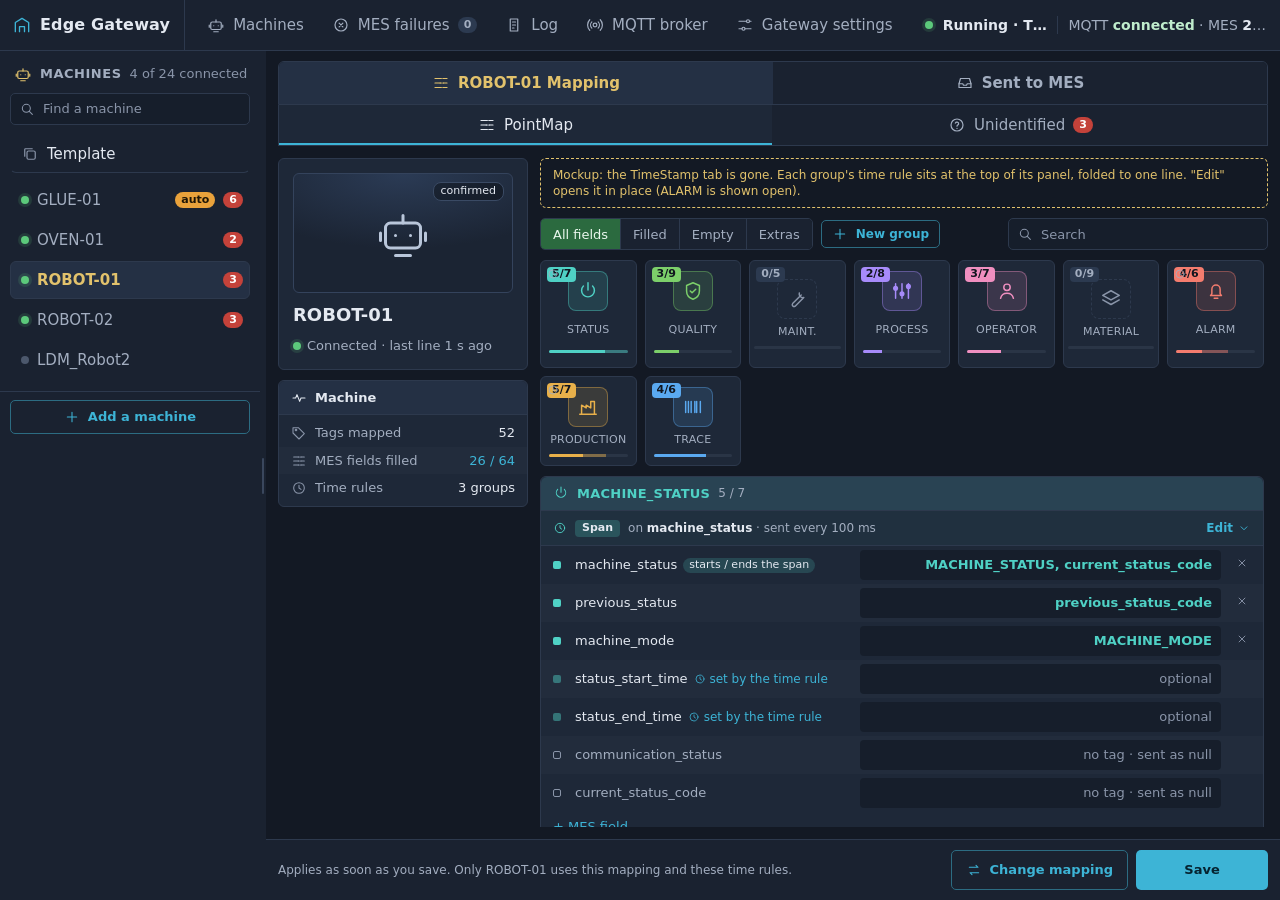
<file: .impeccable/mocks/pointmap-timerule.html>
<!doctype html>
<html lang="en"><head><meta charset="utf-8"><meta name="viewport" content="width=device-width,initial-scale=1">
<title>PointMap + time rules (mockup)</title>
<style>/* Dark navy panels, one colour per MES group, cyan for actions, gold for what is selected.
   Layout: top bar (General pages + gateway status) | machine list on the left | work area. */
:root {
  --bg: #131924;
  --bar: #1a2230;
  --panel: #1e2838;
  --panel-head: #243044;
  --inset: #161e2b;
  --line: #2d394d;
  --line-soft: rgba(45, 57, 77, .6);
  --text: #e4e9f1;
  --muted: #a3aec0;
  --faint: #8a95a9;
  --accent: #3db4d6;
  --accent-hover: #57c4e2;
  --accent-ink: #062330;
  --gold: #e2c26c;
  --ok: #5cc97b;
  --ok-text: #bfeccc;
  --warn: #e9a23b;
  --warn-text: #f3d3a0;
  --bad: #f47c6e;
  --bad-bg: #c4423a;
  --bad-text: #f5b0a6;
  --g-MACHINE_STATUS: #4fd1c5;
  --g-PRODUCTION: #e8b04a;
  --g-PROCESS: #a78bfa;
  --g-QUALITY: #7ccf6a;
  --g-TRACEABILITY: #5aa9f0;
  --g-ALARM: #f47c6e;
  --g-OPERATOR: #f08fc0;
  --g-MATERIAL: #f0a35e;
  --g-MAINTENANCE: #9fb6cc;
  --g-MOTION: #7dd3fc;
  --g-IO: #c4b5fd;
  --g-other: #a3aec0;
  color-scheme: dark;
}

* { box-sizing: border-box; }
html, body { margin: 0; height: 100%; }
body {
  background: var(--bg); color: var(--text);
  font: 13px/1.35 "Segoe UI Variable Text", "Segoe UI", system-ui, sans-serif;
  font-variant-numeric: tabular-nums;
}
::selection { background: rgba(61, 180, 214, .35); }
::-webkit-scrollbar { width: 10px; height: 10px; }
::-webkit-scrollbar-thumb { background: #2f3b51; border-radius: 6px; border: 2px solid var(--bg); }
::-webkit-scrollbar-track { background: transparent; }
button, input, select, textarea { font: inherit; color: inherit; }
button { cursor: pointer; }
button:focus-visible, input:focus-visible, select:focus-visible, .tab:focus-visible { outline: 2px solid var(--accent); outline-offset: 2px; }
[hidden] { display: none !important; }
.sprite { position: absolute; }
svg.i { width: 16px; height: 16px; flex: none; fill: none; stroke: currentColor; stroke-width: 1.6; stroke-linecap: round; stroke-linejoin: round; }
.mono { font-family: "Cascadia Mono", Consolas, monospace; }

.app { display: grid; grid-template-rows: auto minmax(0, 1fr); height: 100vh; }

/* ---------- buttons, pills, dots ---------- */
.btn { display: inline-flex; justify-content: center; align-items: center; gap: 8px; height: 34px; padding: 0 14px; border-radius: 5px; font-weight: 600; border: 1px solid transparent; background: var(--panel-head); color: var(--text); white-space: nowrap; }
.btn:hover { border-color: #3c4b63; }
.btn.primary { background: var(--accent); color: var(--accent-ink); }
.btn.primary:hover { background: var(--accent-hover); border-color: transparent; }
.btn.ghost { background: transparent; color: var(--accent); border-color: #2c6c82; }
.btn.ghost:hover { background: rgba(61, 180, 214, .08); }
.btn.small { height: 28px; padding: 0 10px; font-size: 12px; }
.btn.ok { background: var(--ok); color: #08200f; }
.btn.warnb { background: transparent; color: var(--warn-text); border-color: rgba(233, 162, 59, .6); }
.btn:disabled { opacity: .45; cursor: default; }
button.link { height: auto; padding: 0; border: 0; background: none; color: var(--accent); text-decoration: underline; text-underline-offset: 3px; }
.pill { display: inline-block; font-size: 11px; line-height: 16px; padding: 0 6px; border-radius: 8px; font-weight: 600; }
.pill.auto { color: #1f1606; background: var(--warn); }
.pill.count { color: #fff; background: var(--bad-bg); }
.pill.quiet { background: #2c3a50; color: var(--muted); }
.pill.ok { background: #1f4d2d; color: var(--ok-text); }
.dot { display: inline-block; width: 8px; height: 8px; border-radius: 50%; background: var(--faint); flex: none; }
.dot.connected { background: var(--ok); box-shadow: 0 0 0 3px rgba(92, 201, 123, .15); }
.dot.idle { background: var(--warn); }
.dot.disconnected { background: #4c586c; }
.dot.disconnected.bad { background: var(--bad); }

/* ---------- top bar ---------- */
.topbar { display: flex; align-items: stretch; gap: 2px; padding: 0 12px; background: var(--bar); border-bottom: 1px solid var(--line); min-width: 0; }
.brand { display: flex; align-items: center; gap: 8px; padding-right: 14px; margin-right: 6px; border-right: 1px solid var(--line); font-weight: 650; letter-spacing: .01em; white-space: nowrap; font-size: 16px; }
.brand svg { color: var(--accent); width: 20px; height: 20px; }
.gtabs { display: flex; flex: none; }
.nav { position: relative; display: flex; align-items: center; gap: 8px; height: 50px; padding: 0 14px; border: 0; background: none; color: var(--muted); font-size: 15px; white-space: nowrap; }
.nav svg.i, .tab svg.i, .split svg.i, .views svg.i, .mside-title svg.i { width: 18px; height: 18px; } /* navigation reads a size up from the panels */
.nav:hover { color: var(--text); background: rgba(255, 255, 255, .03); }
.nav.active { color: var(--text); background: var(--panel-head); }
.nav.active::after { content: ""; position: absolute; left: 10px; right: 10px; bottom: 0; height: 2px; border-radius: 2px; background: var(--gold); }
.dirty { flex: none; width: 7px; height: 7px; border-radius: 50%; background: var(--warn); } /* unsaved changes */
.gw-status { margin-left: auto; display: flex; align-items: center; gap: 10px; padding-left: 16px; color: var(--muted); font-size: 14px; white-space: nowrap; min-width: 0; }
.gw-status #gwText { color: var(--text); font-weight: 600; overflow: hidden; text-overflow: ellipsis; }
.gw-status .dot { background: var(--faint); }
.gw-status.running .dot { background: var(--ok); box-shadow: 0 0 0 3px rgba(92, 201, 123, .15); }
.gw-status.restarting .dot, .gw-status.starting .dot { background: var(--warn); }
.gw-status.error .dot { background: var(--bad); }
.gw-status.error #gwText { color: var(--bad-text); }
.gw-stats { padding-left: 10px; border-left: 1px solid var(--line); overflow: hidden; text-overflow: ellipsis; }
.gw-stats:empty { display: none; }
.gw-stats b { color: var(--text); font-weight: 600; }
.gw-stats b.ok { color: var(--ok-text); }
.gw-stats b.bad { color: var(--bad-text); }
.problem { display: inline-flex; align-items: center; gap: 6px; height: 28px; padding: 0 10px; border-radius: 5px; border: 1px solid rgba(244, 124, 110, .5); color: var(--bad-text); font-size: 12px; background: rgba(244, 124, 110, .06); }
.problem:hover { background: rgba(244, 124, 110, .14); }

/* ---------- machine list | work area (the list is resizable: --w-tabs, set by app.js) ---------- */
.window { display: grid; grid-template-columns: var(--w-tabs, 260px) 6px minmax(0, 1fr); min-height: 0; }
.window > * { min-height: 0; }
.grip { position: relative; cursor: col-resize; touch-action: none; background: var(--bar); }
.grip::after { content: ""; position: absolute; top: 50%; left: 2px; width: 2px; height: 36px; margin-top: -18px; border-radius: 1px; background: #3a475d; }
.grip:hover::after, .grip:focus-visible::after, .grip.dragging::after { top: 0; height: 100%; margin-top: 0; background: var(--accent); }
.grip:focus-visible { outline: none; }
body.resizing { cursor: col-resize; user-select: none; }

.mside { display: flex; flex-direction: column; background: var(--bar); min-width: 0; }
.mside-title { display: flex; align-items: center; gap: 8px; margin: 0; padding: 14px 14px 10px; font-size: 13px; font-weight: 600; letter-spacing: .04em; text-transform: uppercase; color: var(--muted); }
.mside-title svg { color: var(--gold); }
.mside-title span { margin-left: auto; white-space: nowrap; text-transform: none; letter-spacing: 0; font-weight: 500; color: var(--faint); }
.search.side { flex: none; width: auto; margin: 0 10px 10px; }
.mfoot { display: flex; flex-direction: column; padding: 8px 10px 12px; border-top: 1px solid var(--line); }
.mfoot:empty { display: none; }
.tabs { display: flex; flex-direction: column; gap: 2px; padding: 0 10px 12px; overflow-y: auto; min-height: 0; }
.tab { display: flex; align-items: center; gap: 8px; flex: none; min-height: 38px; padding: 0 6px 0 10px; font-size: 15px; border: 1px solid transparent; border-radius: 6px; color: var(--muted); white-space: nowrap; cursor: pointer; user-select: none; }
.tab:hover:not(.active) { background: rgba(255, 255, 255, .03); color: var(--text); }
.tab.active { background: var(--panel-head); color: var(--text); border-color: var(--line); }
.tab.active .tab-name { color: var(--gold); font-weight: 600; }
.tab.active.parked { background: transparent; border-color: var(--line); border-style: dashed; } /* a General page is open: the machine it remembers */
.tab.active.parked .tab-name { color: var(--text); font-weight: 400; }
.tab.fixed.parked { border-bottom-color: var(--line); }
.tab .tab-name { flex: 1; min-width: 0; overflow: hidden; text-overflow: ellipsis; }
.tab.fixed { margin-bottom: 6px; border-bottom-color: var(--line); color: var(--text); }
.tab.fixed svg { color: var(--faint); }
.tab.broken .tab-name { color: var(--bad-text); }
.tab-auto { flex: none; padding: 0 6px; border-radius: 8px; background: var(--warn); color: #1f1606; font-size: 11px; font-weight: 600; line-height: 16px; }
.tab-x { flex: none; display: grid; place-items: center; width: 22px; height: 22px; padding: 0; border: 0; border-radius: 50%; background: transparent; color: var(--faint); opacity: 0; }
.tab-x svg.i, .row-x svg.i { width: 14px; height: 14px; }
.tab:hover .tab-x, .tab.active .tab-x, .tab-x:focus-visible { opacity: 1; }
.tab-x:hover { background: rgba(244, 124, 110, .15); color: var(--bad); }
.tab-add { width: 100%; }
.tab-alert { margin-top: 6px; padding: 7px 10px; border: 1px solid rgba(244, 124, 110, .5); border-radius: 6px; background: rgba(244, 124, 110, .06); color: var(--bad-text); font-size: 12px; font-weight: 600; text-align: left; white-space: normal; }
.tab-alert:hover { background: rgba(244, 124, 110, .14); }

/* ---------- work area ---------- */
.panel { display: grid; grid-template-rows: auto auto auto minmax(0, 1fr) auto; min-width: 0; min-height: 0; }
.banner { padding: 10px 12px 0; }
.split { display: grid; grid-template-columns: 1fr 1fr; border: 1px solid var(--line); border-radius: 6px 6px 0 0; overflow: hidden; }
.split.one { grid-template-columns: 1fr; }
.split button, .split div { display: flex; justify-content: center; align-items: center; gap: 8px; height: 42px; border: 0; background: var(--bar); color: var(--muted); font-size: 15px; font-weight: 600; }
.split button:hover { color: var(--text); }
.split .on { background: var(--panel-head); color: var(--gold); }
.views { display: flex; gap: 2px; border: 1px solid var(--line); border-top: 0; background: var(--bar); }
.views button { flex: 1; display: flex; justify-content: center; align-items: center; gap: 8px; height: 40px; font-size: 15px; border: 0; background: none; color: var(--muted); }
.views button:hover { color: var(--text); }
.views button.on { color: var(--text); background: var(--panel); box-shadow: inset 0 -2px 0 var(--accent); }

.alerts { display: grid; gap: 6px; padding: 10px 12px 0; }
.alert { display: flex; align-items: center; gap: 10px; padding: 8px 12px; border-radius: 6px; border: 1px solid; line-height: 1.45; }
.alert.warn { background: rgba(233, 162, 59, .1); border-color: rgba(233, 162, 59, .45); color: var(--warn-text); }
.alert.bad { background: rgba(244, 124, 110, .1); border-color: rgba(244, 124, 110, .5); color: var(--bad-text); }
.alert .link { margin-left: auto; color: inherit; }
.scope-hint { display: flex; align-items: center; flex-wrap: wrap; gap: 6px 10px; margin: 10px 12px 0; padding: 9px 12px; border-radius: 6px; border: 1px solid rgba(244, 124, 110, .5); background: rgba(244, 124, 110, .08); color: var(--bad-text); line-height: 1.45; }
.scope-hint.info { border-color: rgba(233, 162, 59, .45); background: rgba(233, 162, 59, .1); color: var(--warn-text); }
.scope-hint .btn { margin-left: 4px; }

.work { display: grid; grid-template-columns: minmax(0, 1fr); gap: 12px; padding: 12px; min-height: 0; overflow: hidden; }
.work.with-profile { grid-template-columns: 250px minmax(0, 1fr); }
.content { display: flex; flex-direction: column; min-width: 0; min-height: 0; }
.toolbar { display: flex; align-items: center; gap: 8px; flex-wrap: wrap; margin-bottom: 10px; }
.tools { display: flex; align-items: center; gap: 8px; flex-wrap: wrap; }
.tools:empty { display: none; }
.search { margin-left: auto; display: flex; align-items: center; gap: 6px; width: 260px; height: 32px; padding: 0 8px; border: 1px solid var(--line); border-radius: 5px; background: var(--inset); color: var(--faint); }
.search input { flex: 1; min-width: 0; border: 0; background: none; color: var(--text); outline: none; }
.search input::placeholder { color: var(--faint); }
.search:focus-within { border-color: var(--accent); }
.view { flex: 1; overflow: auto; min-height: 0; padding-right: 4px; container-type: inline-size; }

.seg { display: flex; border: 1px solid var(--line); border-radius: 5px; overflow: hidden; }
.seg button { height: 30px; padding: 0 12px; border: 0; background: var(--bar); color: var(--muted); }
.seg button + button { border-left: 1px solid var(--line); }
.seg button:hover { color: var(--text); }
.seg button.on { background: #2b6a3f; color: #eaf7ee; }

/* ---------- profile column ---------- */
.profile { display: flex; flex-direction: column; gap: 10px; min-height: 0; overflow: auto; }
.card { background: var(--panel); border: 1px solid var(--line); border-radius: 6px; }
.portrait { display: grid; gap: 10px; padding: 14px; }
.plate { position: relative; display: grid; place-items: center; height: 120px; padding: 12px; border: 1px solid #34435c; border-radius: 6px; background: radial-gradient(120% 90% at 50% 0%, #2b3b55 0%, #1b2433 70%); }
.plate > svg { width: 60px; height: 60px; color: #b9c6da; stroke-width: 1.2; }
.plate .lvl { position: absolute; top: 8px; right: 8px; padding: 1px 7px; border: 1px solid #3a4a64; border-radius: 8px; background: rgba(0, 0, 0, .35); font-size: 11px; }
.plate .lvl.auto { border-color: var(--warn); background: var(--warn); color: #1f1606; font-weight: 600; }
.portrait h2 { margin: 0; font-size: 18px; font-weight: 650; overflow-wrap: anywhere; }
.portrait .sub { display: flex; align-items: center; gap: 6px; color: var(--muted); }
.head { display: flex; align-items: center; gap: 8px; padding: 8px 12px; border-bottom: 1px solid var(--line); border-radius: 6px 6px 0 0; background: var(--panel-head); font-weight: 600; }
.head .badge { margin-left: auto; padding: 1px 8px; border-radius: 4px; background: var(--accent); color: var(--accent-ink); font-size: 11px; font-weight: 600; white-space: nowrap; }
.head .badge.quiet { background: #2c3a50; color: var(--muted); }
.rows { margin: 0; padding: 4px 0; list-style: none; }
.rows li { display: flex; align-items: center; gap: 8px; padding: 5px 12px; }
.rows li:nth-child(even) { background: rgba(255, 255, 255, .018); }
.rows li svg { color: var(--faint); }
.rows li > span:first-of-type { flex: none; color: var(--muted); }
.rows li .v { flex: 1; min-width: 0; text-align: right; white-space: nowrap; overflow: hidden; text-overflow: ellipsis; font-variant-numeric: tabular-nums; }
.chips { display: flex; flex-wrap: wrap; gap: 6px; padding: 10px 12px; }
.chip { padding: 2px 8px; border: 1px solid var(--line); border-radius: 4px; background: var(--inset); font-size: 12px; color: var(--text); }
button.chip:hover { border-color: var(--accent); }
.chips .empty { padding: 0; }

/* ---------- loadout: one slot per MES group ---------- */
.loadout { display: grid; grid-template-columns: repeat(auto-fit, minmax(84px, 1fr)); gap: 8px; margin-bottom: 10px; }
.slot { position: relative; display: grid; justify-items: center; gap: 6px; padding: 10px 8px 8px; border: 1px solid var(--line); border-radius: 6px; background: var(--panel); color: var(--text); text-align: center; }
.slot:hover { border-color: #3c4b63; background: #222d3f; }
.slot .tile { display: grid; place-items: center; width: 40px; height: 40px; border-radius: 8px; color: var(--c); background: color-mix(in srgb, var(--c) 14%, transparent); border: 1px solid color-mix(in srgb, var(--c) 40%, transparent); }
.slot .tile svg { width: 22px; height: 22px; }
.slot .lv { position: absolute; top: 6px; left: 6px; padding: 0 5px; border-radius: 4px; background: var(--c); color: #10151e; font-size: 11px; font-weight: 700; }
.slot .nm { max-width: 100%; overflow: hidden; text-overflow: ellipsis; white-space: nowrap; font-size: 11px; letter-spacing: .02em; color: var(--muted); }
.slot .bar { display: flex; width: 100%; height: 3px; border-radius: 2px; background: #2a3546; overflow: hidden; }
.slot .bar i { display: block; height: 100%; background: var(--c); }
.slot .bar i.gw { background: color-mix(in srgb, var(--c) 45%, transparent); }
.slot.empty .tile { color: var(--faint); background: transparent; border-style: dashed; border-color: var(--line); }
.slot.empty .lv { background: #2c3a50; color: var(--muted); }
.slot.sel { border-color: var(--gold); box-shadow: inset 0 0 0 1px var(--gold); }
.slot.off { opacity: .4; } /* another group is shown alone: click it to bring every group back */
.slot.off:hover { opacity: .75; }

/* ---------- group panels (PointMap, TimeStamp) ---------- */
.groups { columns: 3 380px; column-gap: 10px; }
.grp { break-inside: avoid; margin-bottom: 10px; }
.grp .head { background: color-mix(in srgb, var(--c, var(--panel-head)) 12%, var(--panel-head)); } /* the group's colour, faint, across its header */
.grp .head > svg { color: var(--c); }
.grp .gname { color: var(--c); letter-spacing: .02em; }
.grp .fill { color: var(--muted); font-size: 12px; font-weight: 500; }
.grp.flash { animation: flash 1.2s cubic-bezier(.16, 1, .3, 1); }
@keyframes flash { 0% { box-shadow: 0 0 0 2px var(--gold); } 100% { box-shadow: 0 0 0 0 transparent; } }
@media (prefers-reduced-motion: reduce) { .grp.flash { animation: none; } .toast, .switch::after { transition: none; } }
table.data td.disc { width: 20px; color: var(--faint); }

.frow { display: grid; grid-template-columns: 14px minmax(110px, 1fr) minmax(0, 1.3fr) 26px; align-items: center; gap: 8px; padding: 4px 8px 4px 12px; }
.frow:nth-child(even of .frow) { background: rgba(255, 255, 255, .018); }
.frow .mark { width: 8px; height: 8px; border-radius: 2px; background: var(--c); }
.frow.none .mark { background: transparent; border: 1px solid var(--faint); }
.frow.gwfill .mark { background: color-mix(in srgb, var(--c) 45%, transparent); }
.frow .fn { display: flex; align-items: center; flex-wrap: wrap; gap: 4px 6px; min-width: 0; overflow-wrap: anywhere; }
.frow.none .fn { color: var(--muted); }
.frow .note-gw { color: var(--accent); font-size: 12px; }
.frow input, .frow select, .frow textarea { width: 100%; min-width: 0; height: 28px; padding: 0 8px; border: 1px solid transparent; border-radius: 4px; background: var(--inset); color: var(--c); font-weight: 600; text-align: right; }
.frow textarea { display: block; height: auto; min-height: 28px; padding: 5px 8px; line-height: 18px; resize: none; field-sizing: content; overflow-wrap: anywhere; } /* the whole tag list shows, wrapped */
.frow.none input, .frow.none textarea { color: var(--text); font-weight: 400; }
.frow input::placeholder, .frow textarea::placeholder { color: var(--faint); font-weight: 400; }
.frow input:hover, .frow select:hover, .frow textarea:hover { border-color: var(--line); }
.frow input:focus, .frow select:focus, .frow textarea:focus { border-color: var(--accent); outline: none; text-align: left; }
.frow select { color: var(--text); font-weight: 400; text-align: left; }
.frow.extra { grid-template-columns: minmax(0, 1fr) minmax(0, 1fr) 26px; padding-left: 12px; }
.frow.extra input { color: var(--text); font-weight: 400; text-align: left; }
.frow.flag { outline: 1px solid var(--bad); outline-offset: -1px; background: rgba(244, 124, 110, .06); }
.flagnote { padding: 0 12px 8px 34px; color: var(--bad-text); font-size: 12px; }
.row-x { width: 26px; height: 26px; padding: 0; border: 0; border-radius: 4px; background: transparent; color: var(--faint); }
.row-x:hover { background: rgba(244, 124, 110, .15); color: var(--bad); }
.auto-mark { height: 18px; padding: 0 6px; border: 0; border-radius: 9px; background: var(--warn); color: #1f1606; font-size: 11px; font-weight: 600; }
.sub-h { display: flex; align-items: center; gap: 8px; padding: 8px 12px 5px; border-top: 1px solid var(--line); color: var(--muted); font-size: 12px; }
.sub-h .pill { margin-left: auto; }
.grp-foot { display: flex; align-items: center; gap: 14px; padding: 6px 12px 10px; }
.kv { display: grid; grid-template-columns: minmax(120px, 1fr) minmax(0, 1.3fr); align-items: center; gap: 8px; padding: 4px 12px; }
.kv:nth-child(even of .kv) { background: rgba(255, 255, 255, .018); }
.kv > span { color: var(--muted); }
.kv input, .kv select { width: 100%; height: 28px; padding: 0 8px; border: 1px solid var(--line); border-radius: 4px; background: var(--inset); color: var(--text); }
.kv input:focus, .kv select:focus { border-color: var(--accent); outline: none; }
.grp-note { padding: 6px 12px 10px; color: var(--faint); font-size: 12px; }

/* ---------- forms (MQTT broker, Gateway settings) ---------- */
.forms { columns: 2 420px; column-gap: 10px; }
.form-row { display: grid; grid-template-columns: minmax(150px, .9fr) minmax(0, 1.3fr); gap: 4px 12px; align-items: center; padding: 8px 12px; }
.form-row + .form-row { border-top: 1px solid var(--line-soft); }
.form-row .label b { display: block; font-weight: 500; }
.form-row .label code { color: var(--faint); font-size: 12px; font-family: "Cascadia Mono", Consolas, monospace; }
.form-row .help { grid-column: 2; color: var(--faint); font-size: 12px; }
.form-row input, .form-row select, .input { width: 100%; height: 32px; padding: 0 9px; border: 1px solid var(--line); border-radius: 5px; background: var(--inset); color: var(--text); }
.form-row input:focus, .form-row select:focus { border-color: var(--accent); outline: none; }
.form-row input[readonly] { color: var(--muted); }
.switch { position: relative; width: 34px; height: 18px; padding: 0; border: 0; border-radius: 9px; background: #2c3a50; flex: none; }
.switch::after { content: ""; position: absolute; top: 2px; left: 2px; width: 14px; height: 14px; border-radius: 50%; background: var(--muted); transition: left .15s cubic-bezier(.16, 1, .3, 1); }
.switch[aria-checked="true"] { background: #1f6f88; }
.switch[aria-checked="true"]::after { left: 18px; background: #dff6fd; }
.toggle { display: flex; align-items: center; gap: 10px; color: var(--muted); }
.statusbar { display: flex; align-items: center; gap: 10px; margin-bottom: 10px; padding: 10px 12px; border-radius: 6px; border: 1px solid rgba(92, 201, 123, .4); background: rgba(92, 201, 123, .08); }
.statusbar b { color: var(--ok-text); }
.statusbar.bad { border-color: rgba(244, 124, 110, .5); background: rgba(244, 124, 110, .08); }
.statusbar.bad b { color: var(--bad-text); }
.statusbar.quiet { border-color: var(--line); background: var(--panel); }
.statusbar.quiet b { color: var(--text); }
.statusbar span:last-child { color: var(--muted); }

/* ---------- stats, tables, histogram ---------- */
.stats { display: grid; grid-template-columns: repeat(auto-fit, minmax(150px, 1fr)); gap: 10px; margin-bottom: 10px; }
.stat { display: grid; gap: 2px; padding: 10px 12px; border: 1px solid var(--line); border-radius: 6px; background: var(--panel); }
.stat span { color: var(--muted); font-size: 12px; }
.stat b { font-size: 18px; font-weight: 650; }
.stat b small { color: var(--muted); font-size: 12px; font-weight: 500; }
.stat.warn b { color: var(--warn-text); }
.stat.bad b { color: var(--bad-text); }
h3.sub { display: flex; align-items: center; gap: 8px; margin: 16px 0 8px; font-size: 13px; font-weight: 600; color: var(--muted); }
h3.sub.held-title { color: var(--bad-text); }
.section-note { margin: 0 0 10px; color: var(--muted); font-size: 12px; }
.table-wrap { overflow-x: auto; margin-bottom: 10px; border: 1px solid var(--line); border-radius: 6px; background: var(--panel); }
table.data { width: 100%; border-collapse: collapse; }
table.data th { padding: 7px 12px; border-bottom: 1px solid var(--line); background: var(--panel-head); color: var(--muted); font-size: 12px; font-weight: 600; text-align: left; white-space: nowrap; }
table.data td { padding: 6px 12px; border-bottom: 1px solid var(--line-soft); vertical-align: middle; }
table.data tr:last-child td { border-bottom: 0; }
table.data tbody tr:nth-child(even) td { background: rgba(255, 255, 255, .018); }
table.data td.num { text-align: right; white-space: nowrap; }
table.data td.strong { font-weight: 600; white-space: nowrap; }
table.data td.small { color: var(--muted); font-size: 12px; }
table.data td.nowrap { white-space: nowrap; }
table.data td.error-text { min-width: 200px; max-width: 360px; white-space: normal; word-break: break-word; font-family: "Cascadia Mono", Consolas, monospace; font-size: 12px; }
table.data td.preview { max-width: 380px; overflow: hidden; text-overflow: ellipsis; white-space: nowrap; font-family: "Cascadia Mono", Consolas, monospace; font-size: 12px; color: var(--muted); }
table.data td.bad, span.bad { color: var(--bad-text); font-weight: 600; }
table.data td.warn { color: var(--warn-text); font-weight: 600; }
table.data td .gtag { color: var(--c); font-weight: 600; }
table.data tr.clickable { cursor: pointer; }
table.data tr.clickable:hover td { background: rgba(61, 180, 214, .07); }
table.data select, table.data input { height: 28px; padding: 0 6px; border: 1px solid var(--line); border-radius: 4px; background: var(--inset); color: var(--text); }
table.data input[type=checkbox] { height: auto; padding: 0; accent-color: var(--accent); }
.register-cell { display: flex; gap: 6px; white-space: nowrap; }
.register-cell select { width: 140px; }
.score { display: inline-grid; grid-template-columns: 48px auto; gap: 6px; align-items: center; color: var(--muted); }
.score i { position: relative; height: 4px; border-radius: 2px; background: #2a3546; overflow: hidden; }
.score i b { position: absolute; inset: 0 auto 0 0; background: var(--warn); }
.note-warn { color: var(--warn-text); font-size: 12px; }
pre.json { margin: 0; max-height: 420px; overflow: auto; padding: 8px; border-radius: 4px; background: var(--inset); font: 12px/1.45 "Cascadia Mono", Consolas, monospace; white-space: pre-wrap; word-break: break-word; }
.tools input, .tools select { height: 32px; padding: 0 8px; border: 1px solid var(--line); border-radius: 5px; background: var(--inset); color: var(--text); }
.tools input { width: 160px; }
.tools input[type=time] { width: 110px; }
.msg-results { display: grid; grid-template-columns: minmax(0, 1fr) minmax(0, 2fr); gap: 10px; align-items: start; }
.hist { display: grid; grid-template-columns: repeat(24, minmax(0, 1fr)); align-items: end; gap: 3px; height: 120px; padding: 12px 12px 0; }
.hist i { display: block; min-height: 2px; border-radius: 2px 2px 0 0; background: var(--accent); }
.hist i.zero { background: #2a3546; }
.hist-x { display: grid; grid-template-columns: repeat(24, minmax(0, 1fr)); gap: 3px; padding: 4px 12px 10px; color: var(--faint); font-size: 11px; text-align: center; }

/* ---------- log ---------- */
.view:has(> .log) { display: flex; flex-direction: column; overflow: hidden; }
.log { flex: 1; min-height: 0; overflow: auto; padding: 6px 0; border: 1px solid var(--line); border-radius: 6px; background: var(--panel); font: 12px/1.5 "Cascadia Mono", Consolas, monospace; }
.log-line { display: grid; grid-template-columns: 82px 92px minmax(0, 1fr); gap: 10px; padding: 3px 12px; white-space: pre-wrap; word-break: break-word; }
.log-line:nth-child(even) { background: rgba(255, 255, 255, .018); }
.log-line .t { color: var(--faint); }
.log-line .m { font-weight: 600; color: var(--muted); }
.log-line.err { background: rgba(244, 124, 110, .08); box-shadow: inset 0 0 0 1px rgba(244, 124, 110, .4); }
.log-line.err .m, .log-line.err .x { color: var(--bad-text); }
.log-line.err.solved { background: none; box-shadow: none; }
.log-line.err.solved .m, .log-line.err.solved .x { color: var(--muted); }
.log-line.back .x { color: var(--ok-text); }

.empty { padding: 18px 4px; color: var(--muted); }
.empty-g { display: flex; align-items: center; justify-content: space-between; gap: 10px; padding: 12px; color: var(--muted); }

/* ---------- footer ---------- */
.footer { display: flex; align-items: center; flex-wrap: wrap; gap: 10px; padding: 10px 12px; border-top: 1px solid var(--line); background: var(--bar); }
.note { flex: 1 1 200px; min-width: 0; color: var(--muted); font-size: 12px; }
.footer-actions { display: flex; gap: 8px; margin-left: auto; }
.footer .btn { min-width: 132px; height: 40px; }

/* ---------- dialogs, busy, toast ---------- */
dialog { width: min(440px, calc(100vw - 32px)); padding: 18px 20px; border: 1px solid var(--line); border-radius: 8px; background: var(--panel); color: var(--text); box-shadow: 0 12px 40px rgba(0, 0, 0, .45); }
dialog::backdrop { background: rgba(5, 8, 14, .6); }
.dlg-title { margin: 0 0 8px; font-size: 16px; font-weight: 700; }
.dlg-small { color: var(--muted); font-size: 12px; }
.dlg-buttons { display: flex; justify-content: flex-end; gap: 8px; margin-top: 16px; }
.scope-choices { display: grid; gap: 8px; margin: 12px 0; }
.scope-choices button { justify-content: flex-start; height: 40px; }
.busy { position: fixed; inset: 0; display: grid; place-items: center; background: rgba(5, 8, 14, .6); }
.busy-box { padding: 18px 26px; border: 1px solid var(--line); border-radius: 8px; background: var(--panel); box-shadow: 0 8px 30px rgba(0, 0, 0, .4); }
/* Suggestion list under a text box (Unidentified field, Outbox machine): ours, not the browser's datalist popup */
.combo-list { position: fixed; z-index: 30; max-width: 420px; max-height: 260px; margin: 0; padding: 4px; overflow-y: auto; list-style: none; border: 1px solid var(--line); border-radius: 6px; background: var(--panel-head); box-shadow: 0 8px 24px rgba(0, 0, 0, .4); }
.combo-list li { display: flex; align-items: center; gap: 14px; padding: 5px 8px; border-radius: 4px; color: var(--c); font-weight: 600; white-space: nowrap; cursor: pointer; }
.combo-list li .hint { margin-left: auto; color: var(--muted); font-size: 12px; font-weight: 400; overflow: hidden; text-overflow: ellipsis; }
.combo-list li:hover, .combo-list li.on { background: rgba(61, 180, 214, .12); }
.combo-list li.extra { color: var(--accent); font-weight: 500; }
.combo-list li.sep { margin-top: 4px; padding: 6px 8px 2px; border-top: 1px solid var(--line); border-radius: 0; color: var(--faint); font-size: 12px; font-weight: 500; cursor: default; background: none; }
.combo-list li.note { color: var(--muted); font-weight: 400; cursor: default; background: none; }
.toast { position: fixed; right: 20px; bottom: 76px; max-width: 440px; padding: 10px 14px; border: 1px solid var(--line); border-radius: 6px; background: var(--panel-head); color: var(--text); box-shadow: 0 8px 24px rgba(0, 0, 0, .4); opacity: 0; transform: translateY(8px); transition: opacity .2s, transform .3s cubic-bezier(.16, 1, .3, 1); pointer-events: none; }
.toast.show { opacity: 1; transform: none; }
.toast.bad { border-color: rgba(244, 124, 110, .6); background: #3a2226; color: var(--bad-text); }

/* ---------- narrower screens ---------- */
@container (max-width: 560px) {
  .form-row, .kv { grid-template-columns: 1fr; }
  .form-row .help { grid-column: 1; }
  .msg-results { grid-template-columns: 1fr; }
}
@media (max-width: 1100px) {
  .work.with-profile { grid-template-columns: minmax(0, 1fr); }
  .profile { display: grid; grid-template-columns: repeat(auto-fit, minmax(220px, 1fr)); overflow: visible; }
}
@media (max-width: 760px) {
  html, body { height: auto; }
  .app { height: auto; min-height: 100vh; }
  .topbar { flex-wrap: wrap; padding: 0 8px; }
  .gtabs { flex: 1 1 100%; flex-wrap: wrap; min-width: 0; }
  .toast { left: 16px; right: 16px; max-width: none; }
  .brand { height: 44px; border-right: 0; }
  .gw-stats { padding-left: 0; border-left: 0; }
  .nav { height: 40px; padding: 0 10px; }
  .gw-status { width: 100%; margin: 0; padding: 6px 0 8px; flex-wrap: wrap; white-space: normal; }
  .window { grid-template-columns: 1fr; }
  .grip { display: none; }
  .mside { max-height: 340px; }
  .work { overflow: visible; }
  .view { overflow: visible; }
  .search { width: 100%; margin-left: 0; }
  .footer .btn { min-width: 0; flex: 1; }
  .footer-actions { width: 100%; }
}
</style><style>
  /* New: the group's time rule inside its panel (the TimeStamp tab is gone) */
  .rule { border-bottom: 1px solid var(--line); background: color-mix(in srgb, var(--c) 5%, var(--panel)); }
  .rule-sum { display: flex; align-items: center; gap: 8px; width: 100%; min-height: 34px; padding: 6px 12px; border: 0; background: none; color: var(--muted); font-size: 12px; text-align: left; }
  button.rule-sum:hover { color: var(--text); }
  .rule-sum > svg.i { width: 14px; height: 14px; color: var(--c); flex: none; }
  .rule-kind { flex: none; padding: 1px 7px; border-radius: 4px; background: color-mix(in srgb, var(--c) 22%, transparent); color: var(--text); font-weight: 600; font-size: 11px; }
  .rule-text { flex: 1; min-width: 0; }
  .rule-text b { color: var(--text); font-weight: 600; }
  .rule-edit { flex: none; display: inline-flex; align-items: center; gap: 4px; color: var(--accent); font-weight: 600; }
  .rule-edit svg.i { width: 14px; height: 14px; }
  .rule.open .rule-edit svg.i { transform: rotate(180deg); }
  .rule-body { padding: 2px 0 0; border-top: 1px dashed var(--line); }
  .rule.none .rule-sum .link { margin-left: auto; font-size: 12px; }
  .note-gw svg.i { width: 12px; height: 12px; vertical-align: -2px; }
  .trig { padding: 0 6px; border-radius: 8px; background: color-mix(in srgb, var(--c) 18%, transparent); color: var(--text); font-size: 11px; }
  .slot .clock { position: absolute; top: 6px; left: 6px; color: var(--muted); }
  .slot .clock svg.i { width: 12px; height: 12px; }
  .callout { margin: 0 0 10px; padding: 8px 12px; border: 1px dashed var(--gold); border-radius: 6px; color: var(--gold); font-size: 12px; }
</style></head>
<body><svg width="0" height="0" class="sprite" aria-hidden="true">
    <symbol id="i-gate" viewBox="0 0 24 24"><path d="M4 20V9l8-5 8 5v11"/><path d="M9 20v-6h6v6"/></symbol>
    <symbol id="i-robot" viewBox="0 0 24 24"><rect x="5" y="8" width="14" height="10" rx="2"/><path d="M12 8V5M9 13h.01M15 13h.01M3 12v3M21 12v3M9 21h6"/></symbol>
    <symbol id="i-copy" viewBox="0 0 24 24"><rect x="8" y="8" width="11" height="11" rx="2"/><path d="M5 15V6a1 1 0 0 1 1-1h9"/></symbol>
    <symbol id="i-map" viewBox="0 0 24 24"><path d="M4 6h7M4 12h7M4 18h7M15 6h5M15 12h5M15 18h5"/><path d="M11 6h4M11 12h4M11 18h4" stroke-dasharray="1.5 2"/></symbol>
    <symbol id="i-clock" viewBox="0 0 24 24"><circle cx="12" cy="12" r="8"/><path d="M12 8v4l3 2"/></symbol>
    <symbol id="i-tray" viewBox="0 0 24 24"><path d="M4 13l2-7h12l2 7v5H4z"/><path d="M4 13h5l1 2h4l1-2h5"/></symbol>
    <symbol id="i-question" viewBox="0 0 24 24"><circle cx="12" cy="12" r="8"/><path d="M9.8 9.5a2.3 2.3 0 0 1 4.4.9c0 1.5-2.2 1.8-2.2 3.1M12 16.5h.01"/></symbol>
    <symbol id="i-swap" viewBox="0 0 24 24"><path d="M5 8h13l-3-3M19 16H6l3 3"/></symbol>
    <symbol id="i-search" viewBox="0 0 24 24"><circle cx="11" cy="11" r="6"/><path d="M20 20l-4.5-4.5"/></symbol>
    <symbol id="i-plug" viewBox="0 0 24 24"><path d="M9 3v4M15 3v4M7 7h10v4a5 5 0 0 1-10 0zM12 16v5"/></symbol>
    <symbol id="i-pulse" viewBox="0 0 24 24"><path d="M3 12h4l2-5 4 10 2-5h6"/></symbol>
    <symbol id="i-db" viewBox="0 0 24 24"><ellipse cx="12" cy="6" rx="7" ry="3"/><path d="M5 6v12c0 1.7 3.1 3 7 3s7-1.3 7-3V6M5 12c0 1.7 3.1 3 7 3s7-1.3 7-3"/></symbol>
    <symbol id="i-tag" viewBox="0 0 24 24"><path d="M3 12V4h8l9 9-8 8z"/><circle cx="7.5" cy="7.5" r="1.2"/></symbol>
    <symbol id="i-wave" viewBox="0 0 24 24"><path d="M2 12c2.5-5 5-5 7.5 0s5 5 7.5 0 3.5-3 5-2"/></symbol>
    <symbol id="i-broker" viewBox="0 0 24 24"><circle cx="12" cy="12" r="2.5"/><path d="M7.8 7.8a6 6 0 0 0 0 8.4M16.2 7.8a6 6 0 0 1 0 8.4M5 5a10 10 0 0 0 0 14M19 5a10 10 0 0 1 0 14"/></symbol>
    <symbol id="i-sliders" viewBox="0 0 24 24"><path d="M4 7h10M18 7h2M4 17h4M12 17h8"/><circle cx="16" cy="7" r="2"/><circle cx="10" cy="17" r="2"/></symbol>
    <symbol id="i-x" viewBox="0 0 24 24"><circle cx="12" cy="12" r="8"/><path d="M9.5 9.5l5 5M14.5 9.5l-5 5"/></symbol>
    <symbol id="i-scroll" viewBox="0 0 24 24"><path d="M7 4h10v16H7z"/><path d="M10 8h4M10 12h4M10 16h2"/></symbol>
    <symbol id="i-bell" viewBox="0 0 24 24"><path d="M6 17h12l-1.5-2V10a4.5 4.5 0 0 0-9 0v5z"/><path d="M10 20h4"/></symbol>
    <symbol id="i-info" viewBox="0 0 24 24"><circle cx="12" cy="12" r="8"/><path d="M12 11v5M12 8h.01"/></symbol>
    <symbol id="i-plus" viewBox="0 0 24 24"><path d="M12 5v14M5 12h14"/></symbol>
    <symbol id="i-close" viewBox="0 0 24 24"><path d="M7 7l10 10M17 7L7 17"/></symbol>
    <symbol id="i-right" viewBox="0 0 24 24"><path d="M10 7l5 5-5 5"/></symbol>
    <symbol id="i-down" viewBox="0 0 24 24"><path d="M7 10l5 5 5-5"/></symbol>
    <symbol id="i-layers" viewBox="0 0 24 24"><path d="M12 3l9 5-9 5-9-5z"/><path d="M3 13l9 5 9-5"/></symbol>
    <!-- the MES groups -->
    <symbol id="g-MACHINE_STATUS" viewBox="0 0 24 24"><path d="M12 3v8"/><path d="M7 6.5a7 7 0 1 0 10 0"/></symbol>
    <symbol id="g-PRODUCTION" viewBox="0 0 24 24"><path d="M3 20h18M5 20V10l5 3V10l5 3V6h4v14"/></symbol>
    <symbol id="g-PROCESS" viewBox="0 0 24 24"><path d="M5 4v16M12 4v16M19 4v16"/><circle cx="5" cy="9" r="2" fill="currentColor"/><circle cx="12" cy="15" r="2" fill="currentColor"/><circle cx="19" cy="7" r="2" fill="currentColor"/></symbol>
    <symbol id="g-QUALITY" viewBox="0 0 24 24"><path d="M12 3l7 3v6c0 4.2-2.9 7.6-7 9-4.1-1.4-7-4.8-7-9V6z"/><path d="M9 12l2 2 4-4"/></symbol>
    <symbol id="g-TRACEABILITY" viewBox="0 0 24 24"><path d="M4 6v12M7 6v12M10 6v12M14 6v12M16 6v12M20 6v12"/></symbol>
    <symbol id="g-ALARM" viewBox="0 0 24 24"><path d="M6 17h12l-1.5-2V10a4.5 4.5 0 0 0-9 0v5z"/><path d="M10 20h4"/></symbol>
    <symbol id="g-OPERATOR" viewBox="0 0 24 24"><circle cx="12" cy="8" r="3.5"/><path d="M5 20c.8-3.6 3.6-5.5 7-5.5s6.2 1.9 7 5.5"/></symbol>
    <symbol id="g-MATERIAL" viewBox="0 0 24 24"><path d="M12 3l9 5-9 5-9-5z"/><path d="M3 13l9 5 9-5"/></symbol>
    <symbol id="g-MAINTENANCE" viewBox="0 0 24 24"><path d="M14.5 5.5a4 4 0 0 0 4.9 4.9l-9.4 9.4a2 2 0 0 1-2.8-2.8l9.4-9.4"/></symbol>
    <symbol id="g-MOTION" viewBox="0 0 24 24"><path d="M2 12c2.5-5 5-5 7.5 0s5 5 7.5 0 3.5-3 5-2"/></symbol>
    <symbol id="g-IO" viewBox="0 0 24 24"><rect x="4" y="7" width="16" height="10" rx="2"/><path d="M8 7v10M12 7v10M16 7v10"/></symbol>
    <symbol id="g-other" viewBox="0 0 24 24"><rect x="4" y="4" width="16" height="16" rx="3"/><path d="M8 12h8"/></symbol>
  </svg>
<div class="app">
  <header class="topbar">
    <div class="brand"><svg class="i"><use href="#i-gate"/></svg>Edge Gateway</div>
    <nav class="gtabs">
      <button class="nav"><svg class="i"><use href="#i-robot"/></svg>Machines</button><button class="nav"><svg class="i"><use href="#i-x"/></svg>MES failures<span class="pill quiet">0</span></button>
      <button class="nav"><svg class="i"><use href="#i-scroll"/></svg>Log</button><button class="nav"><svg class="i"><use href="#i-broker"/></svg>MQTT broker</button><button class="nav"><svg class="i"><use href="#i-sliders"/></svg>Gateway settings</button>
    </nav>
    <div class="gw-status running"><span class="dot"></span><span id="gwText">Running · TCP 9000</span><span class="gw-stats">MQTT <b class="ok">connected</b> · MES <b>2.6/s</b> · backlog <b>0</b></span></div>
  </header>
  <div class="window" style="--w-tabs:260px">
    <aside class="mside"><h1 class="mside-title"><svg class="i"><use href="#i-robot"/></svg>Machines<span>4 of 24 connected</span></h1>
      <label class="search side"><svg class="i"><use href="#i-search"/></svg><input placeholder="Find a machine"></label>
      <nav class="tabs">
        <div class="tab fixed"><svg class="i"><use href="#i-copy"/></svg><span class="tab-name">Template</span></div>
        <div class="tab"><span class="dot connected"></span><span class="tab-name">GLUE-01</span><span class="tab-auto">auto</span><span class="pill count">6</span></div>
        <div class="tab"><span class="dot connected"></span><span class="tab-name">OVEN-01</span><span class="pill count">2</span></div>
        <div class="tab active"><span class="dot connected"></span><span class="tab-name">ROBOT-01</span><span class="pill count">3</span></div>
        <div class="tab"><span class="dot connected"></span><span class="tab-name">ROBOT-02</span><span class="pill count">3</span></div>
        <div class="tab"><span class="dot disconnected"></span><span class="tab-name">LDM_Robot2</span></div>
      </nav>
      <div class="mfoot"><button class="btn ghost tab-add"><svg class="i"><use href="#i-plus"/></svg>Add a machine</button></div>
    </aside>
    <div class="grip"></div>
    <main class="panel">
      <div class="banner">
        <div class="split"><button class="on"><svg class="i"><use href="#i-map"/></svg>ROBOT-01 Mapping</button><button><svg class="i"><use href="#i-tray"/></svg>Sent to MES</button></div>
        <div class="views"><button class="on"><svg class="i"><use href="#i-map"/></svg>PointMap</button><button><svg class="i"><use href="#i-question"/></svg>Unidentified<span class="pill count">3</span></button></div>
      </div>
      <div class="work with-profile">
        <aside class="profile">
          <section class="card portrait"><div class="plate"><span class="lvl">confirmed</span><svg class="i"><use href="#i-robot"/></svg></div><h2>ROBOT-01</h2>
            <div class="sub"><span class="dot connected"></span>Connected · last line 1 s ago</div></section>
          <section class="card"><div class="head"><svg class="i"><use href="#i-pulse"/></svg>Machine</div><ul class="rows">
            <li><svg class="i"><use href="#i-tag"/></svg><span>Tags mapped</span><span class="v">52</span></li>
            <li><svg class="i"><use href="#i-map"/></svg><span>MES fields filled</span><span class="v" style="color:var(--accent)">26 / 64</span></li>
            <li><svg class="i"><use href="#i-clock"/></svg><span>Time rules</span><span class="v">3 groups</span></li></ul></section>
        </aside>
        <section class="content">
          <p class="callout">Mockup: the TimeStamp tab is gone. Each group's time rule sits at the top of its panel, folded to one line. "Edit" opens it in place (ALARM is shown open).</p>
          <div class="toolbar"><div class="tools"><div class="seg"><button class="on">All fields</button><button>Filled</button><button>Empty</button><button>Extras</button></div>
            <button class="btn ghost small"><svg class="i"><use href="#i-plus"/></svg>New group</button></div>
            <label class="search"><svg class="i"><use href="#i-search"/></svg><input placeholder="Search"></label></div>
          <div class="view"><div class="loadout" role="list"><button class="slot" style="--c:var(--g-MACHINE_STATUS)"><span class="lv">5/7</span><span class="tile"><svg class="i"><use href="#g-MACHINE_STATUS"/></svg></span><span class="nm">STATUS</span><span class="bar"><i style="width:71%"></i><i class="gw" style="width:29%"></i></span><span class="clock" title="Time rule"><svg class="i"><use href="#i-clock"/></svg></span></button><button class="slot" style="--c:var(--g-QUALITY)"><span class="lv">3/9</span><span class="tile"><svg class="i"><use href="#g-QUALITY"/></svg></span><span class="nm">QUALITY</span><span class="bar"><i style="width:33%"></i><i class="gw" style="width:0%"></i></span><span class="clock" title="Time rule"></span></button><button class="slot empty" style="--c:var(--g-MAINTENANCE)"><span class="lv">0/5</span><span class="tile"><svg class="i"><use href="#g-MAINTENANCE"/></svg></span><span class="nm">MAINT.</span><span class="bar"><i style="width:0%"></i><i class="gw" style="width:0%"></i></span><span class="clock" title="Time rule"></span></button><button class="slot" style="--c:var(--g-PROCESS)"><span class="lv">2/8</span><span class="tile"><svg class="i"><use href="#g-PROCESS"/></svg></span><span class="nm">PROCESS</span><span class="bar"><i style="width:25%"></i><i class="gw" style="width:0%"></i></span><span class="clock" title="Time rule"></span></button><button class="slot" style="--c:var(--g-OPERATOR)"><span class="lv">3/7</span><span class="tile"><svg class="i"><use href="#g-OPERATOR"/></svg></span><span class="nm">OPERATOR</span><span class="bar"><i style="width:43%"></i><i class="gw" style="width:0%"></i></span><span class="clock" title="Time rule"></span></button><button class="slot empty" style="--c:var(--g-MATERIAL)"><span class="lv">0/9</span><span class="tile"><svg class="i"><use href="#g-MATERIAL"/></svg></span><span class="nm">MATERIAL</span><span class="bar"><i style="width:0%"></i><i class="gw" style="width:0%"></i></span><span class="clock" title="Time rule"></span></button><button class="slot" style="--c:var(--g-ALARM)"><span class="lv">4/6</span><span class="tile"><svg class="i"><use href="#g-ALARM"/></svg></span><span class="nm">ALARM</span><span class="bar"><i style="width:33%"></i><i class="gw" style="width:33%"></i></span><span class="clock" title="Time rule"><svg class="i"><use href="#i-clock"/></svg></span></button><button class="slot" style="--c:var(--g-PRODUCTION)"><span class="lv">5/7</span><span class="tile"><svg class="i"><use href="#g-PRODUCTION"/></svg></span><span class="nm">PRODUCTION</span><span class="bar"><i style="width:43%"></i><i class="gw" style="width:29%"></i></span><span class="clock" title="Time rule"><svg class="i"><use href="#i-clock"/></svg></span></button><button class="slot" style="--c:var(--g-TRACEABILITY)"><span class="lv">4/6</span><span class="tile"><svg class="i"><use href="#g-TRACEABILITY"/></svg></span><span class="nm">TRACE</span><span class="bar"><i style="width:67%"></i><i class="gw" style="width:0%"></i></span><span class="clock" title="Time rule"></span></button></div><div class="groups"><article class="card grp" style="--c:var(--g-MACHINE_STATUS)"><div class="head"><svg class="i"><use href="#g-MACHINE_STATUS"/></svg><span class="gname">MACHINE_STATUS</span><span class="fill">5 / 7</span></div><div class="rule"><button class="rule-sum" type="button" aria-expanded="false"><svg class="i"><use href="#i-clock"/></svg><span class="rule-kind">Span</span><span class="rule-text">on <b>machine_status</b> · sent every 100 ms</span><span class="rule-edit">Edit <svg class="i"><use href="#i-down"/></svg></span></button></div><div class="frow"><i class="mark"></i><span class="fn">machine_status<span class="trig">starts / ends the span</span></span><textarea rows="1" placeholder="no tag · sent as null">MACHINE_STATUS, current_status_code</textarea><button class="row-x" type="button"><svg class="i"><use href="#i-close"/></svg></button></div><div class="frow"><i class="mark"></i><span class="fn">previous_status</span><textarea rows="1" placeholder="no tag · sent as null">previous_status_code</textarea><button class="row-x" type="button"><svg class="i"><use href="#i-close"/></svg></button></div><div class="frow"><i class="mark"></i><span class="fn">machine_mode</span><textarea rows="1" placeholder="no tag · sent as null">MACHINE_MODE</textarea><button class="row-x" type="button"><svg class="i"><use href="#i-close"/></svg></button></div><div class="frow gwfill"><i class="mark"></i><span class="fn">status_start_time<span class="note-gw"><svg class="i"><use href="#i-clock"/></svg> set by the time rule</span></span><textarea rows="1" placeholder="optional"></textarea><span></span></div><div class="frow gwfill"><i class="mark"></i><span class="fn">status_end_time<span class="note-gw"><svg class="i"><use href="#i-clock"/></svg> set by the time rule</span></span><textarea rows="1" placeholder="optional"></textarea><span></span></div><div class="frow none"><i class="mark"></i><span class="fn">communication_status</span><textarea rows="1" placeholder="no tag · sent as null"></textarea><span></span></div><div class="frow none"><i class="mark"></i><span class="fn">current_status_code</span><textarea rows="1" placeholder="no tag · sent as null"></textarea><span></span></div><div class="grp-foot"><button class="link" type="button">+ MES field</button></div><div class="sub-h">Extras · not sent to MES <span class="pill quiet">0</span></div><div class="frow extra"><input placeholder="new extra tag"><select><option>assign it…</option></select><span></span></div></article><article class="card grp" style="--c:var(--g-QUALITY)"><div class="head"><svg class="i"><use href="#g-QUALITY"/></svg><span class="gname">QUALITY</span><span class="fill">3 / 9</span></div><div class="rule"><button class="rule-sum" type="button" aria-expanded="false"><svg class="i"><use href="#i-clock"/></svg><span class="rule-kind">Single point</span><span class="rule-text">time → <b>record_timestamp</b> · sent every 1 s</span><span class="rule-edit">Edit <svg class="i"><use href="#i-down"/></svg></span></button></div><div class="frow none"><i class="mark"></i><span class="fn">test_item</span><textarea rows="1" placeholder="no tag · sent as null"></textarea><span></span></div><div class="frow none"><i class="mark"></i><span class="fn">measurement_value</span><textarea rows="1" placeholder="no tag · sent as null"></textarea><span></span></div><div class="frow none"><i class="mark"></i><span class="fn">lsl</span><textarea rows="1" placeholder="no tag · sent as null"></textarea><span></span></div><div class="frow none"><i class="mark"></i><span class="fn">usl</span><textarea rows="1" placeholder="no tag · sent as null"></textarea><span></span></div><div class="frow"><i class="mark"></i><span class="fn">test_result</span><textarea rows="1" placeholder="no tag · sent as null">TEST_RESULT</textarea><button class="row-x" type="button"><svg class="i"><use href="#i-close"/></svg></button></div><div class="frow"><i class="mark"></i><span class="fn">defect_code</span><textarea rows="1" placeholder="no tag · sent as null">DefectCode</textarea><button class="row-x" type="button"><svg class="i"><use href="#i-close"/></svg></button></div><div class="frow"><i class="mark"></i><span class="fn">image_result</span><textarea rows="1" placeholder="no tag · sent as null">IMAGE_RESULT</textarea><button class="row-x" type="button"><svg class="i"><use href="#i-close"/></svg></button></div><div class="grp-foot"><button class="link" type="button">+ MES field</button></div></article><article class="card grp" style="--c:var(--g-ALARM)"><div class="head"><svg class="i"><use href="#g-ALARM"/></svg><span class="gname">ALARM</span><span class="fill">4 / 6</span></div><div class="rule open"><button class="rule-sum" type="button" aria-expanded="true"><svg class="i"><use href="#i-clock"/></svg><span class="rule-kind">Span</span><span class="rule-text">on <b>alarm_status</b> · sent every 1 s</span><span class="rule-edit">Close <svg class="i"><use href="#i-down"/></svg></span></button><div class="rule-body"><div class="kv"><span>Mode</span><select><option>Span: start / end of each value</option><option>Single point: the time of each change</option></select></div><div class="kv"><span>Span changes when</span><input value="alarm_status" placeholder=""></div><div class="kv"><span>Start time goes to</span><input value="alarm_start_time" placeholder=""></div><div class="kv"><span>End time goes to</span><input value="alarm_clear_time" placeholder=""></div><div class="kv"><span>Previous value goes to</span><input value="" placeholder="previous_alarm_status (default)"></div><div class="kv"><span>Send to MES at most every (ms)</span><input value="" placeholder="1000 (default)"></div><div class="grp-note">When alarm_status goes on, the alarm starts; when it goes off, the record gets its start and clear time. Times the machine sends itself win.</div><div class="grp-foot"><button class="link" type="button">Remove time rule</button></div></div></div><div class="frow"><i class="mark"></i><span class="fn">alarm_code</span><textarea rows="1" placeholder="no tag · sent as null">ALARM_CODE</textarea><button class="row-x" type="button"><svg class="i"><use href="#i-close"/></svg></button></div><div class="frow none"><i class="mark"></i><span class="fn">alarm_description</span><textarea rows="1" placeholder="no tag · sent as null"></textarea><span></span></div><div class="frow"><i class="mark"></i><span class="fn">alarm_status<span class="trig">starts / ends the span</span></span><textarea rows="1" placeholder="no tag · sent as null">ALARM_STATUS</textarea><button class="row-x" type="button"><svg class="i"><use href="#i-close"/></svg></button></div><div class="frow gwfill"><i class="mark"></i><span class="fn">alarm_start_time<span class="note-gw"><svg class="i"><use href="#i-clock"/></svg> set by the time rule</span></span><textarea rows="1" placeholder="optional"></textarea><span></span></div><div class="frow gwfill"><i class="mark"></i><span class="fn">alarm_clear_time<span class="note-gw"><svg class="i"><use href="#i-clock"/></svg> set by the time rule</span></span><textarea rows="1" placeholder="optional"></textarea><span></span></div><div class="frow none"><i class="mark"></i><span class="fn">downtime_reason_code</span><textarea rows="1" placeholder="no tag · sent as null"></textarea><span></span></div><div class="grp-foot"><button class="link" type="button">+ MES field</button></div><div class="sub-h">Extras · not sent to MES <span class="pill quiet">0</span></div><div class="frow extra"><input placeholder="new extra tag"><select><option>assign it…</option></select><span></span></div></article><article class="card grp" style="--c:var(--g-MAINTENANCE)"><div class="head"><svg class="i"><use href="#g-MAINTENANCE"/></svg><span class="gname">MAINTENANCE</span><span class="fill">0 / 5</span></div><div class="rule none"><div class="rule-sum"><svg class="i"><use href="#i-clock"/></svg><span class="rule-text">No time rule: each record gets <b>record_timestamp</b></span><button class="link" type="button">Add a time rule</button></div></div><div class="frow none"><i class="mark"></i><span class="fn">maintenance_type</span><textarea rows="1" placeholder="no tag · sent as null"></textarea><span></span></div><div class="frow none"><i class="mark"></i><span class="fn">maintenance_start</span><textarea rows="1" placeholder="no tag · sent as null"></textarea><span></span></div><div class="frow none"><i class="mark"></i><span class="fn">technician_id</span><textarea rows="1" placeholder="no tag · sent as null"></textarea><span></span></div><div class="grp-foot"><button class="link" type="button">+ MES field</button></div></article></div></div>
        </section>
      </div>
      <div class="footer"><span class="note">Applies as soon as you save. Only ROBOT-01 uses this mapping and these time rules.</span>
        <div class="footer-actions"><button class="btn ghost"><svg class="i"><use href="#i-swap"/></svg>Change mapping</button><button class="btn primary save">Save</button></div></div>
    </main>
  </div>
</div></body></html>
</file>
